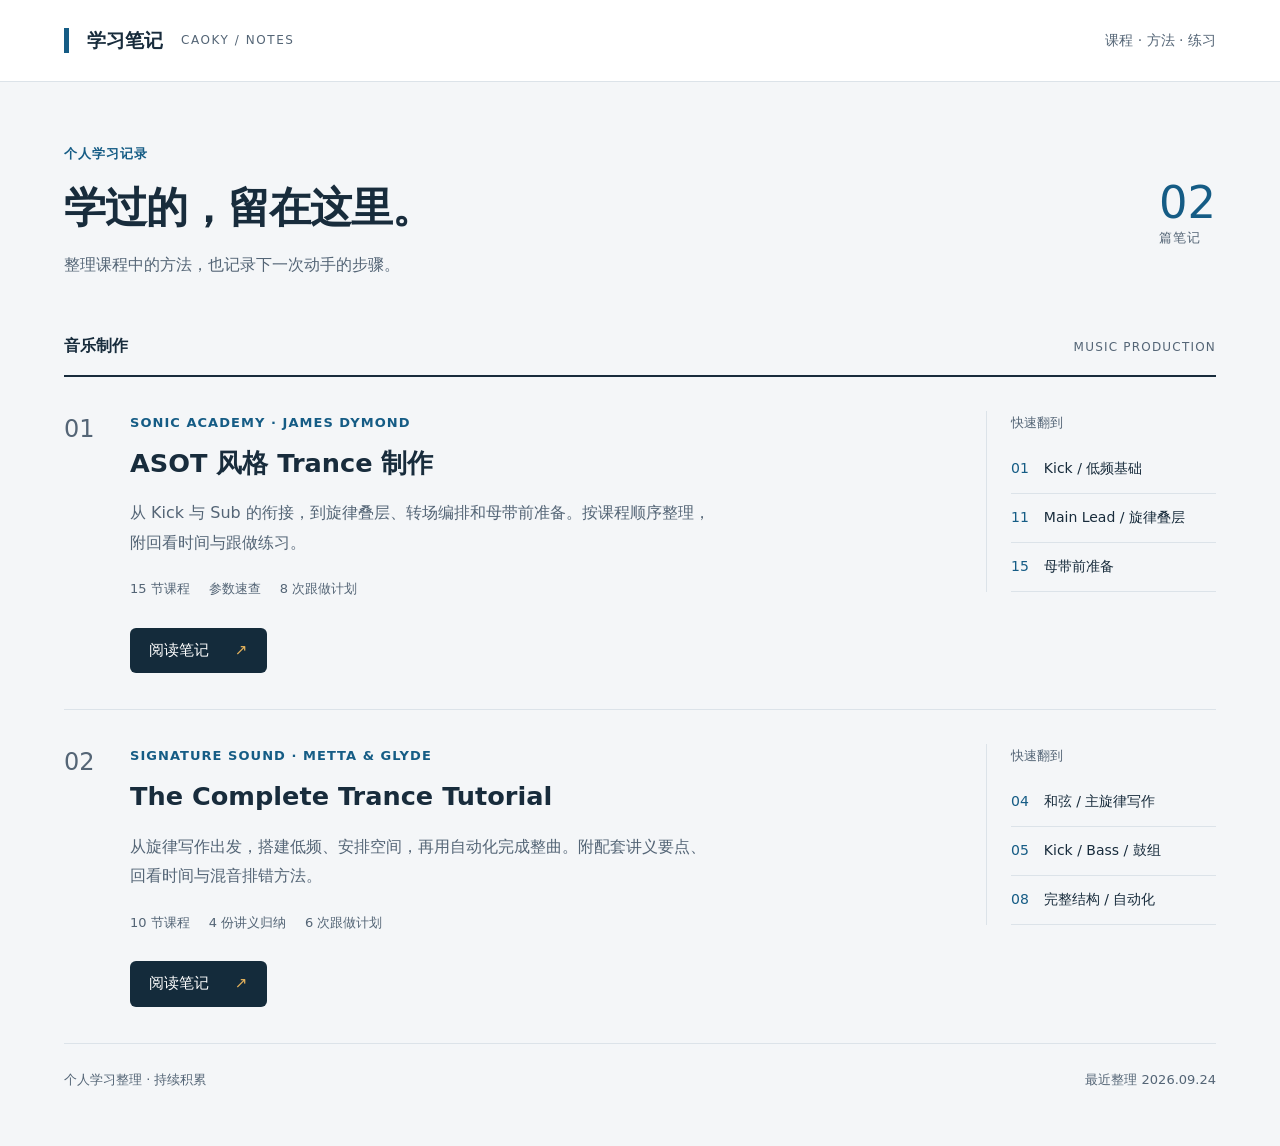
<file: index.html>
<!doctype html>
<html lang="zh-CN">
<head>
  <meta charset="utf-8">
  <meta name="viewport" content="width=device-width, initial-scale=1">
  <meta name="description" content="个人学习笔记：记录课程要点、制作方法与练习。">
  <meta name="theme-color" content="#142b3b">
  <title>学习笔记 · CAOKY</title>
  <link rel="icon" href="data:image/svg+xml,%3Csvg xmlns='http://www.w3.org/2000/svg' viewBox='0 0 32 32'%3E%3Crect width='32' height='32' rx='7' fill='%23142b3b'/%3E%3Cpath d='M9 8h14M9 16h10M9 24h14' stroke='%23e4b25c' stroke-width='3'/%3E%3C/svg%3E">
  <link rel="stylesheet" href="assets/site.css">
</head>
<body>
  <a class="skip-link" href="#main">跳到笔记列表</a>
  <header class="site-header"><a class="brand" href="./">学习笔记<span>CAOKY / NOTES</span></a><span class="header-label">课程 · 方法 · 练习</span></header>
  <main id="main" class="library" tabindex="-1">
    <div class="library-heading"><div><div class="eyebrow">个人学习记录</div><h1>学过的，留在这里。</h1><p>整理课程中的方法，也记录下一次动手的步骤。</p></div><span class="library-count">02 <span>篇笔记</span></span></div>
    <section class="note-collection" aria-labelledby="music-heading">
      <div class="collection-label"><h2 id="music-heading">音乐制作</h2><span>MUSIC PRODUCTION</span></div>
      <article class="note-entry">
        <div class="note-number" aria-hidden="true">01</div>
        <div class="note-details"><div class="eyebrow">SONIC ACADEMY · JAMES DYMOND</div><h3><a href="notes/asot-trance/">ASOT 风格 Trance 制作</a></h3><p>从 Kick 与 Sub 的衔接，到旋律叠层、转场编排和母带前准备。按课程顺序整理，附回看时间与跟做练习。</p><div class="note-meta"><span>15 节课程</span><span>参数速查</span><span>8 次跟做计划</span></div><a class="read-link" href="notes/asot-trance/">阅读笔记 <span aria-hidden="true">↗</span></a></div>
        <div class="quick-access"><span class="quick-label">快速翻到</span><a href="notes/asot-trance/#chapter-01">01 <span>Kick / 低频基础</span></a><a href="notes/asot-trance/#chapter-11">11 <span>Main Lead / 旋律叠层</span></a><a href="notes/asot-trance/#chapter-15">15 <span>母带前准备</span></a></div>
      </article>
      <article class="note-entry">
        <div class="note-number" aria-hidden="true">02</div>
        <div class="note-details"><div class="eyebrow">SIGNATURE SOUND · METTA &amp; GLYDE</div><h3><a href="notes/signature-trance/">The Complete Trance Tutorial</a></h3><p>从旋律写作出发，搭建低频、安排空间，再用自动化完成整曲。附配套讲义要点、回看时间与混音排错方法。</p><div class="note-meta"><span>10 节课程</span><span>4 份讲义归纳</span><span>6 次跟做计划</span></div><a class="read-link" href="notes/signature-trance/">阅读笔记 <span aria-hidden="true">↗</span></a></div>
        <div class="quick-access"><span class="quick-label">快速翻到</span><a href="notes/signature-trance/#chapter-04">04 <span>和弦 / 主旋律写作</span></a><a href="notes/signature-trance/#chapter-05">05 <span>Kick / Bass / 鼓组</span></a><a href="notes/signature-trance/#chapter-08">08 <span>完整结构 / 自动化</span></a></div>
      </article>
    </section>
    <footer class="library-footer"><span>个人学习整理 · 持续积累</span><span>最近整理 <time datetime="2026-09-24">2026.09.24</time></span></footer>
  </main>
</body>
</html>
</file>
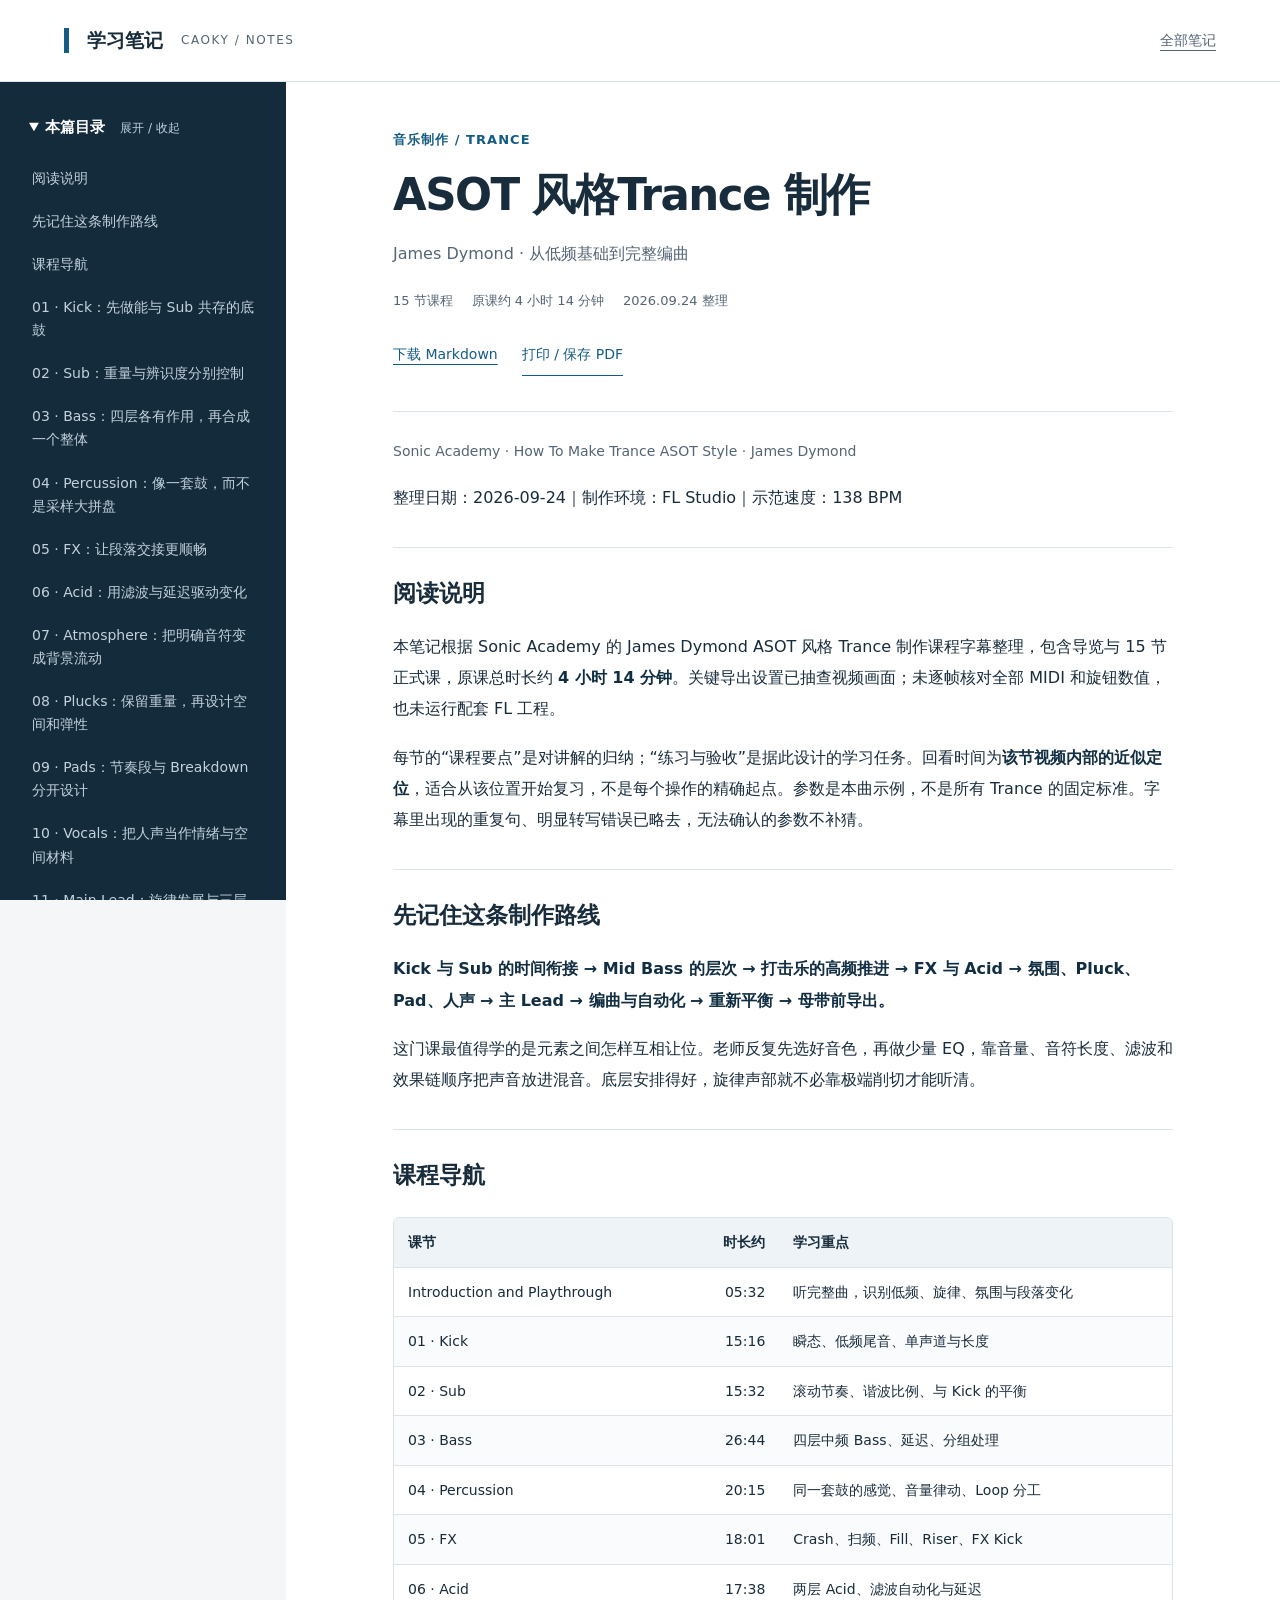
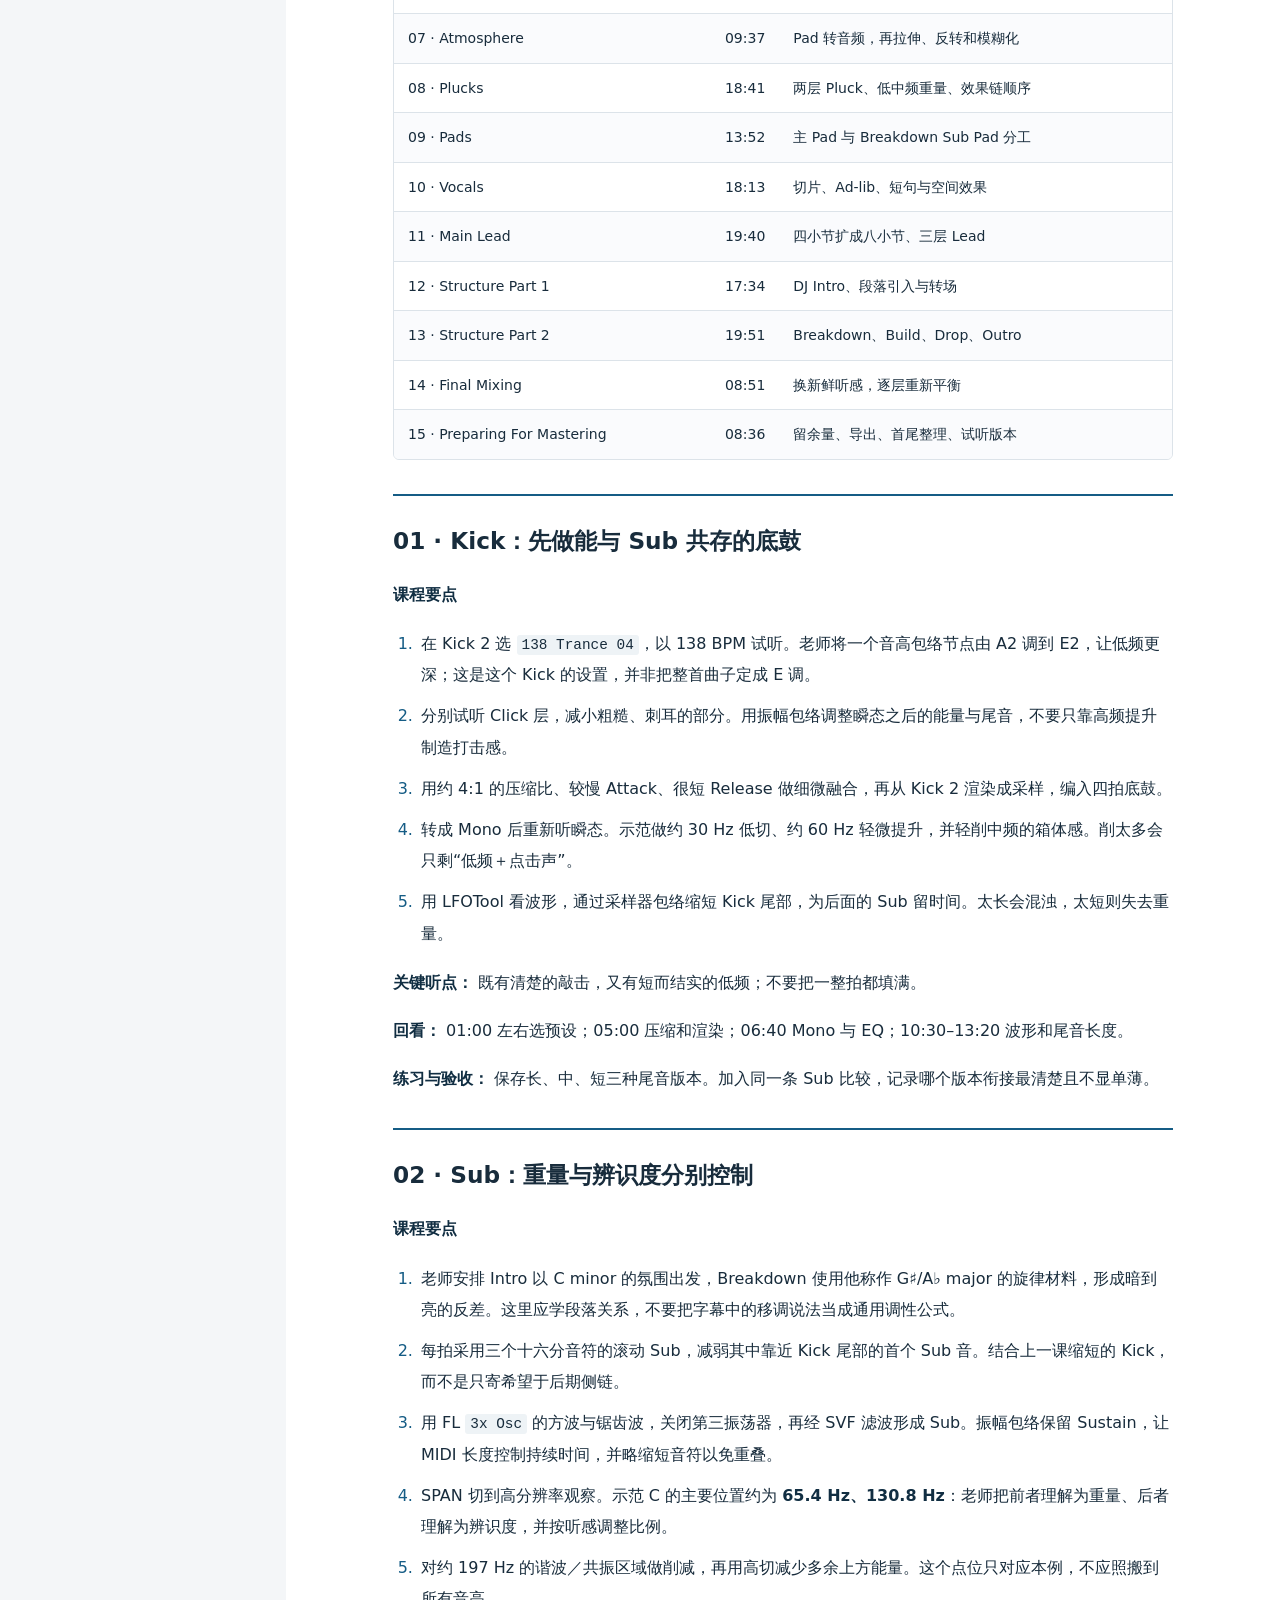
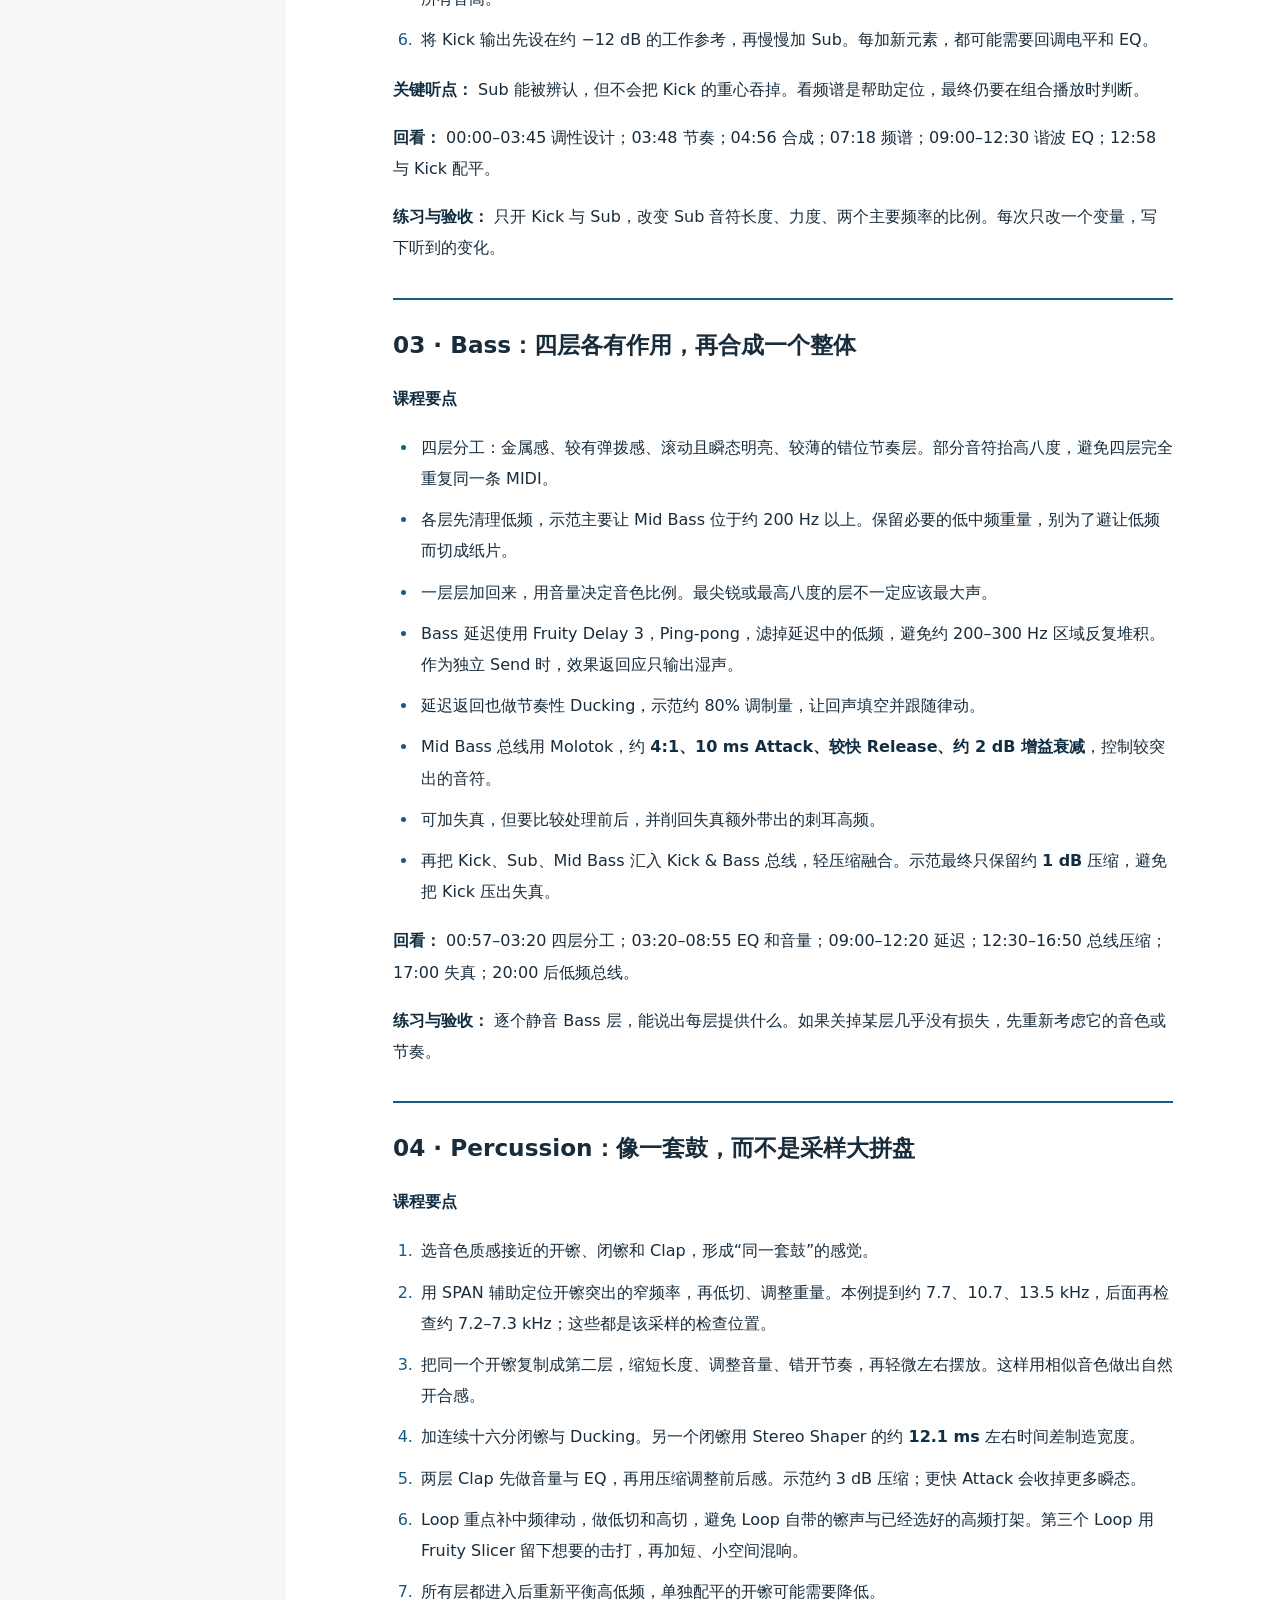
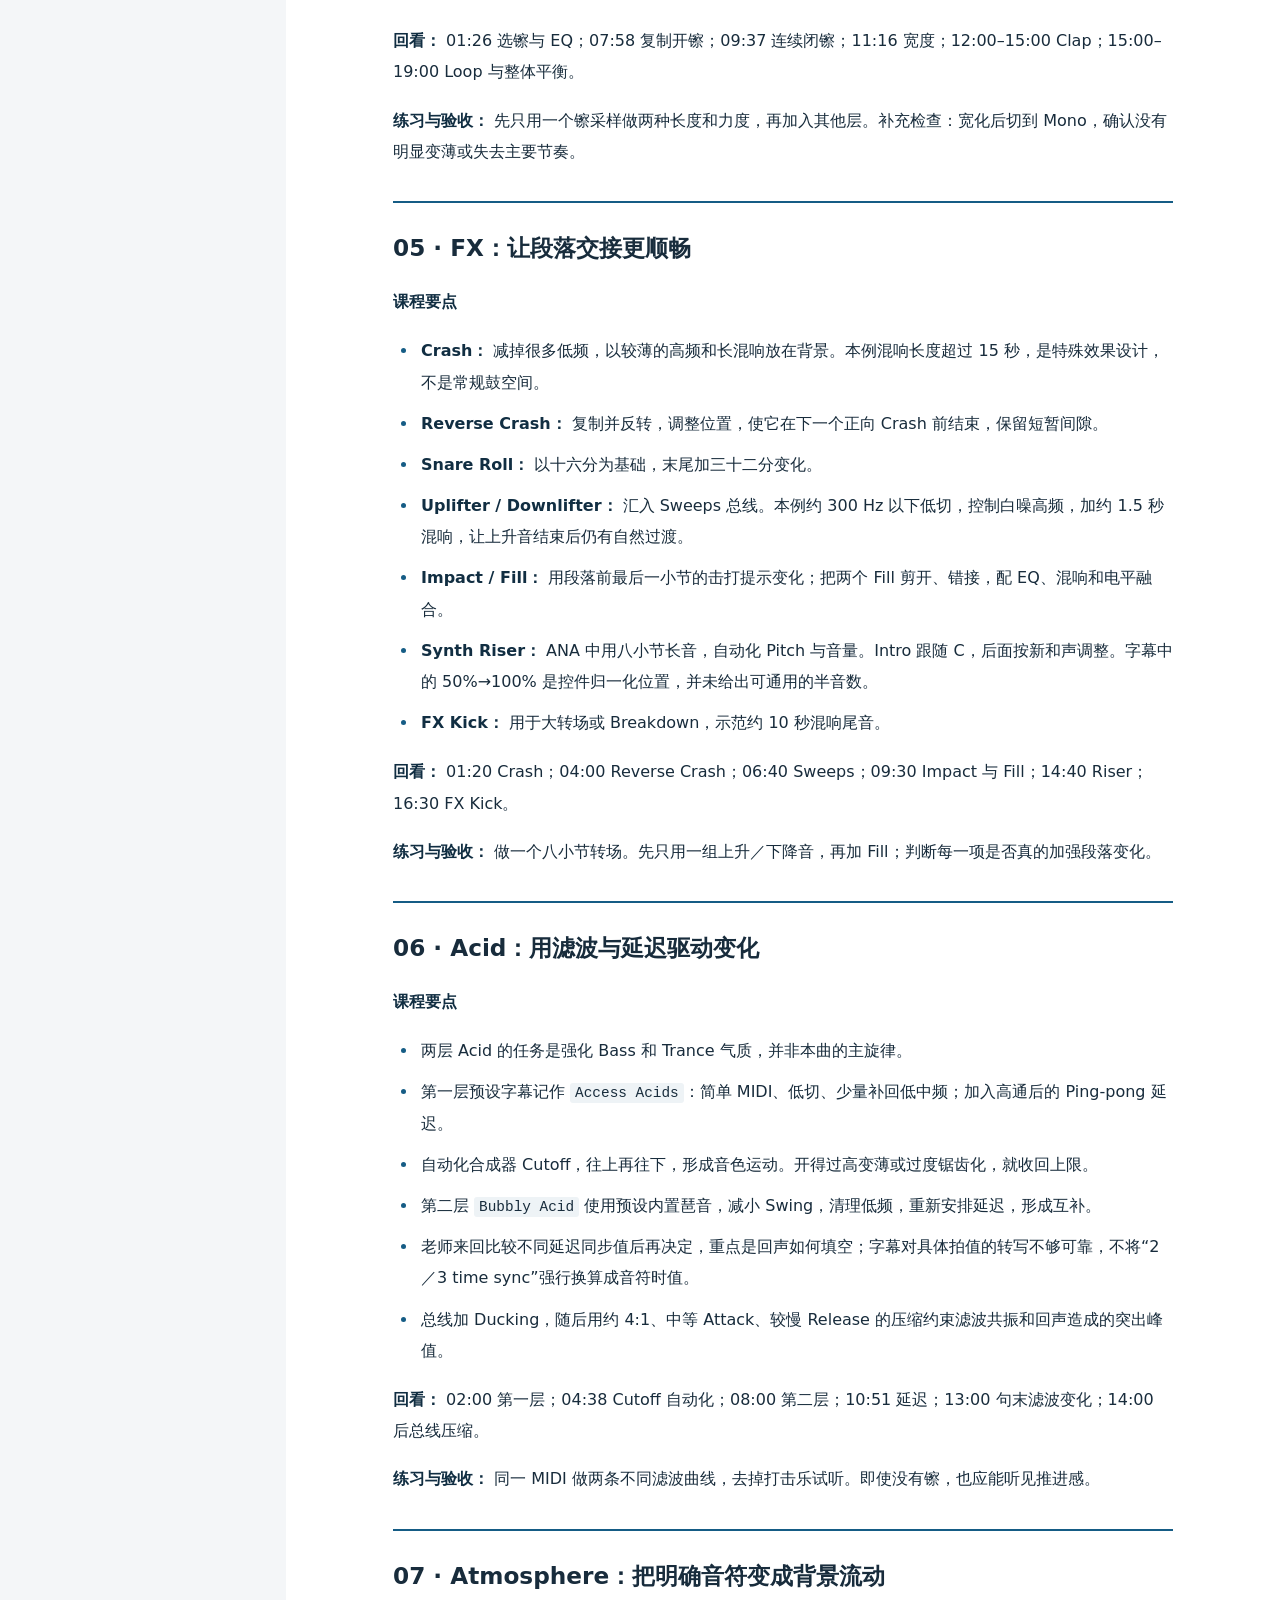
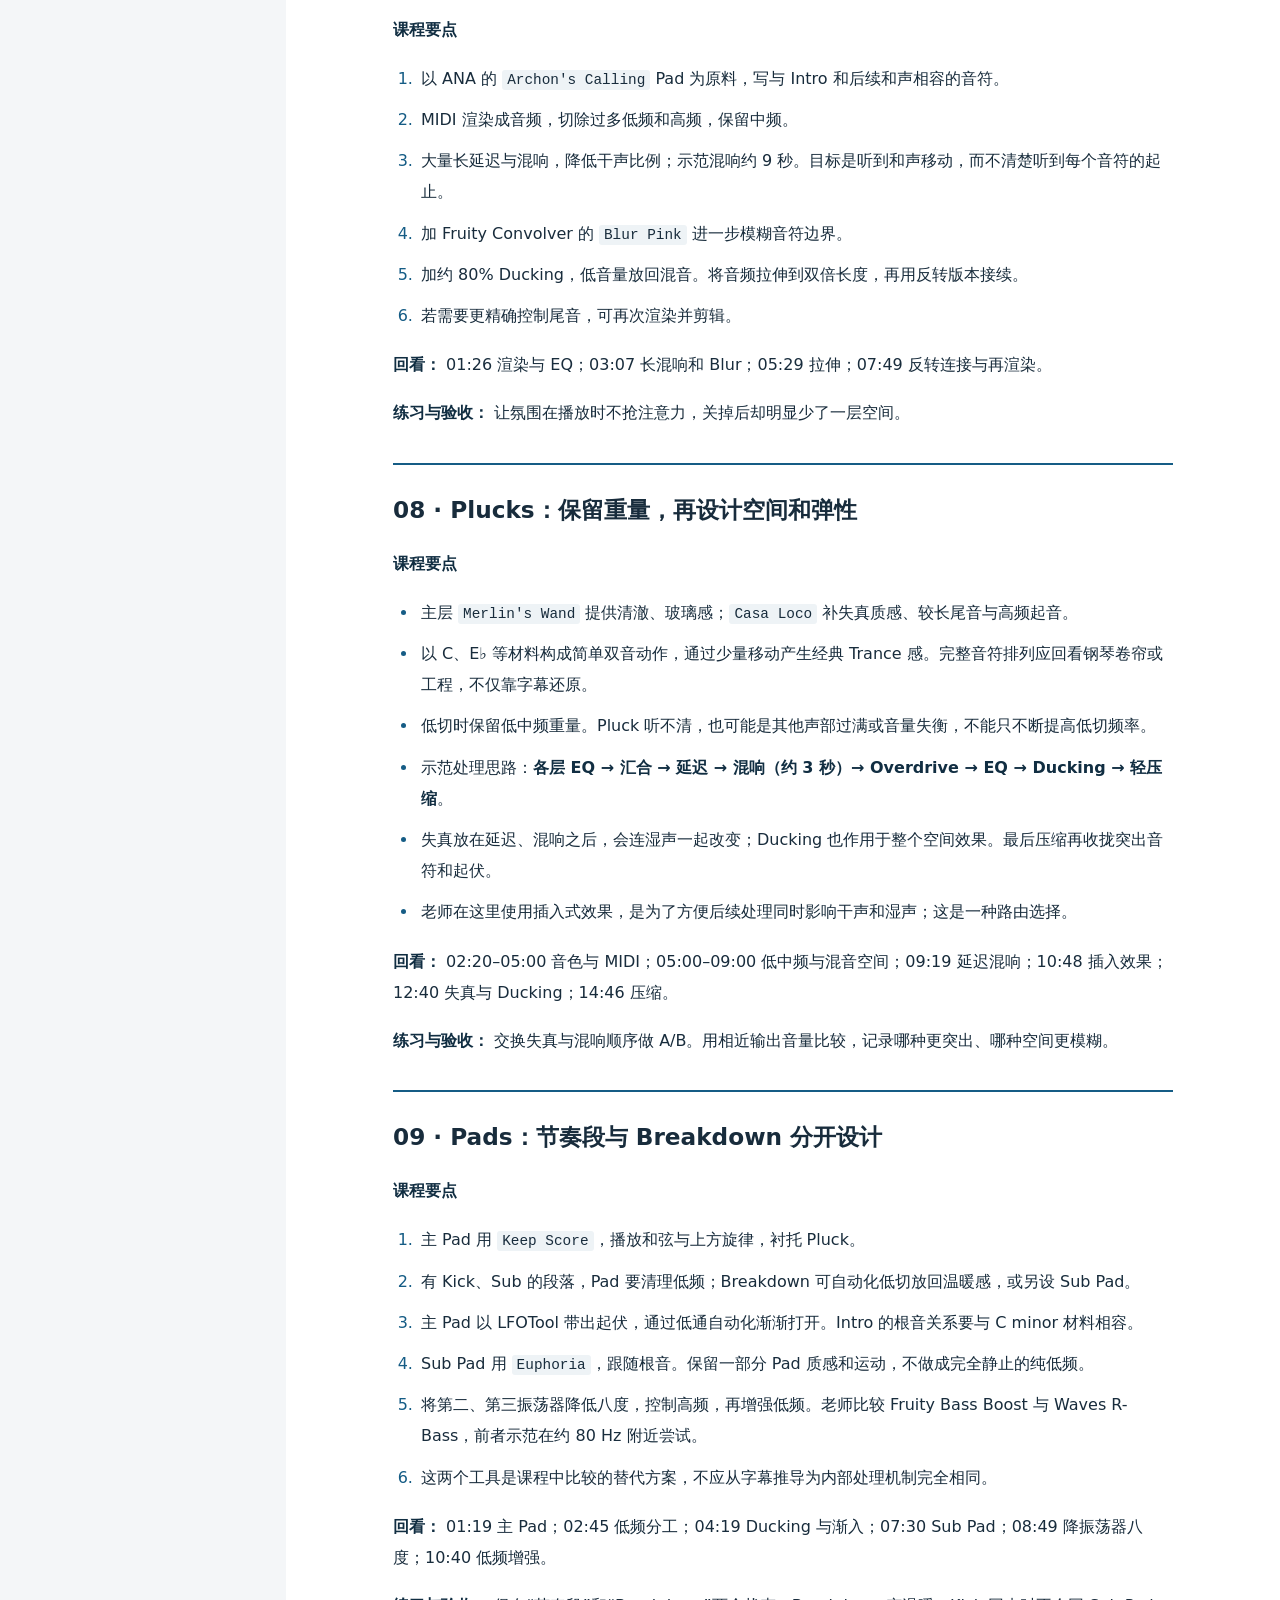
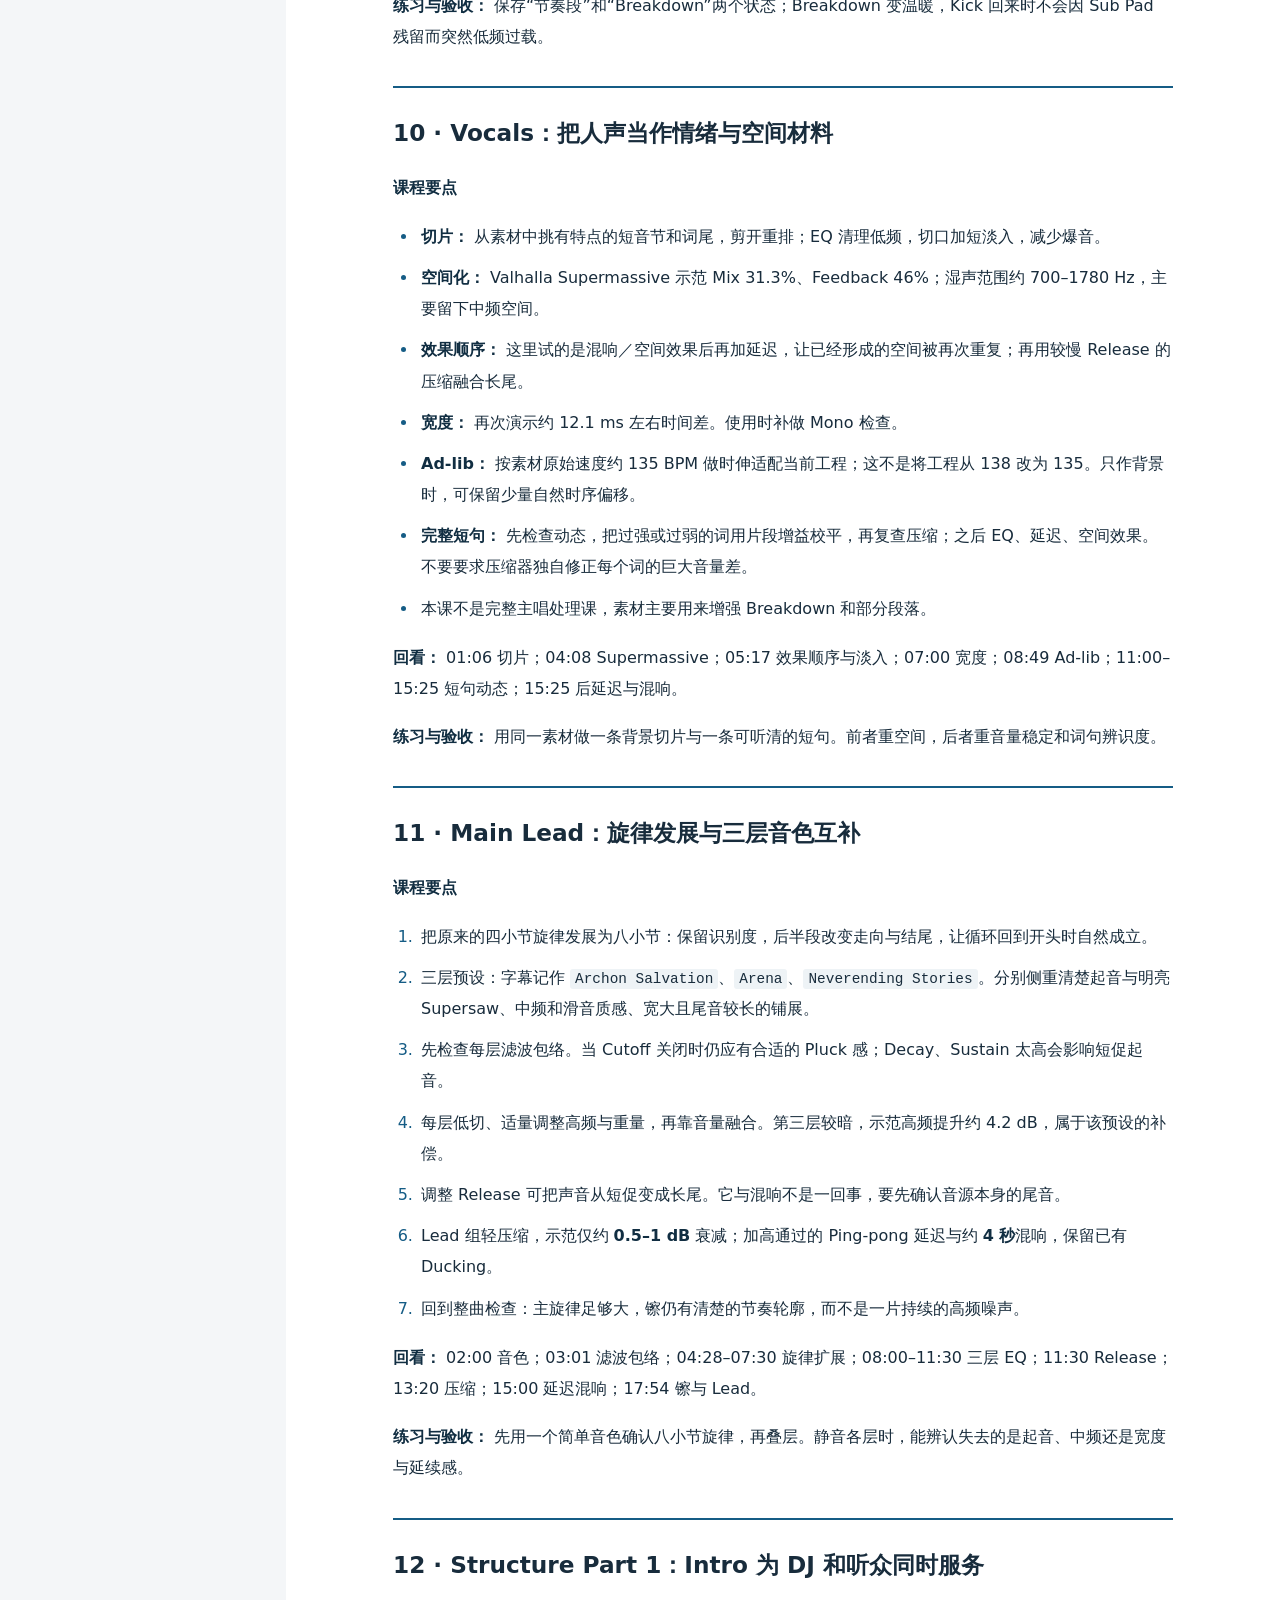
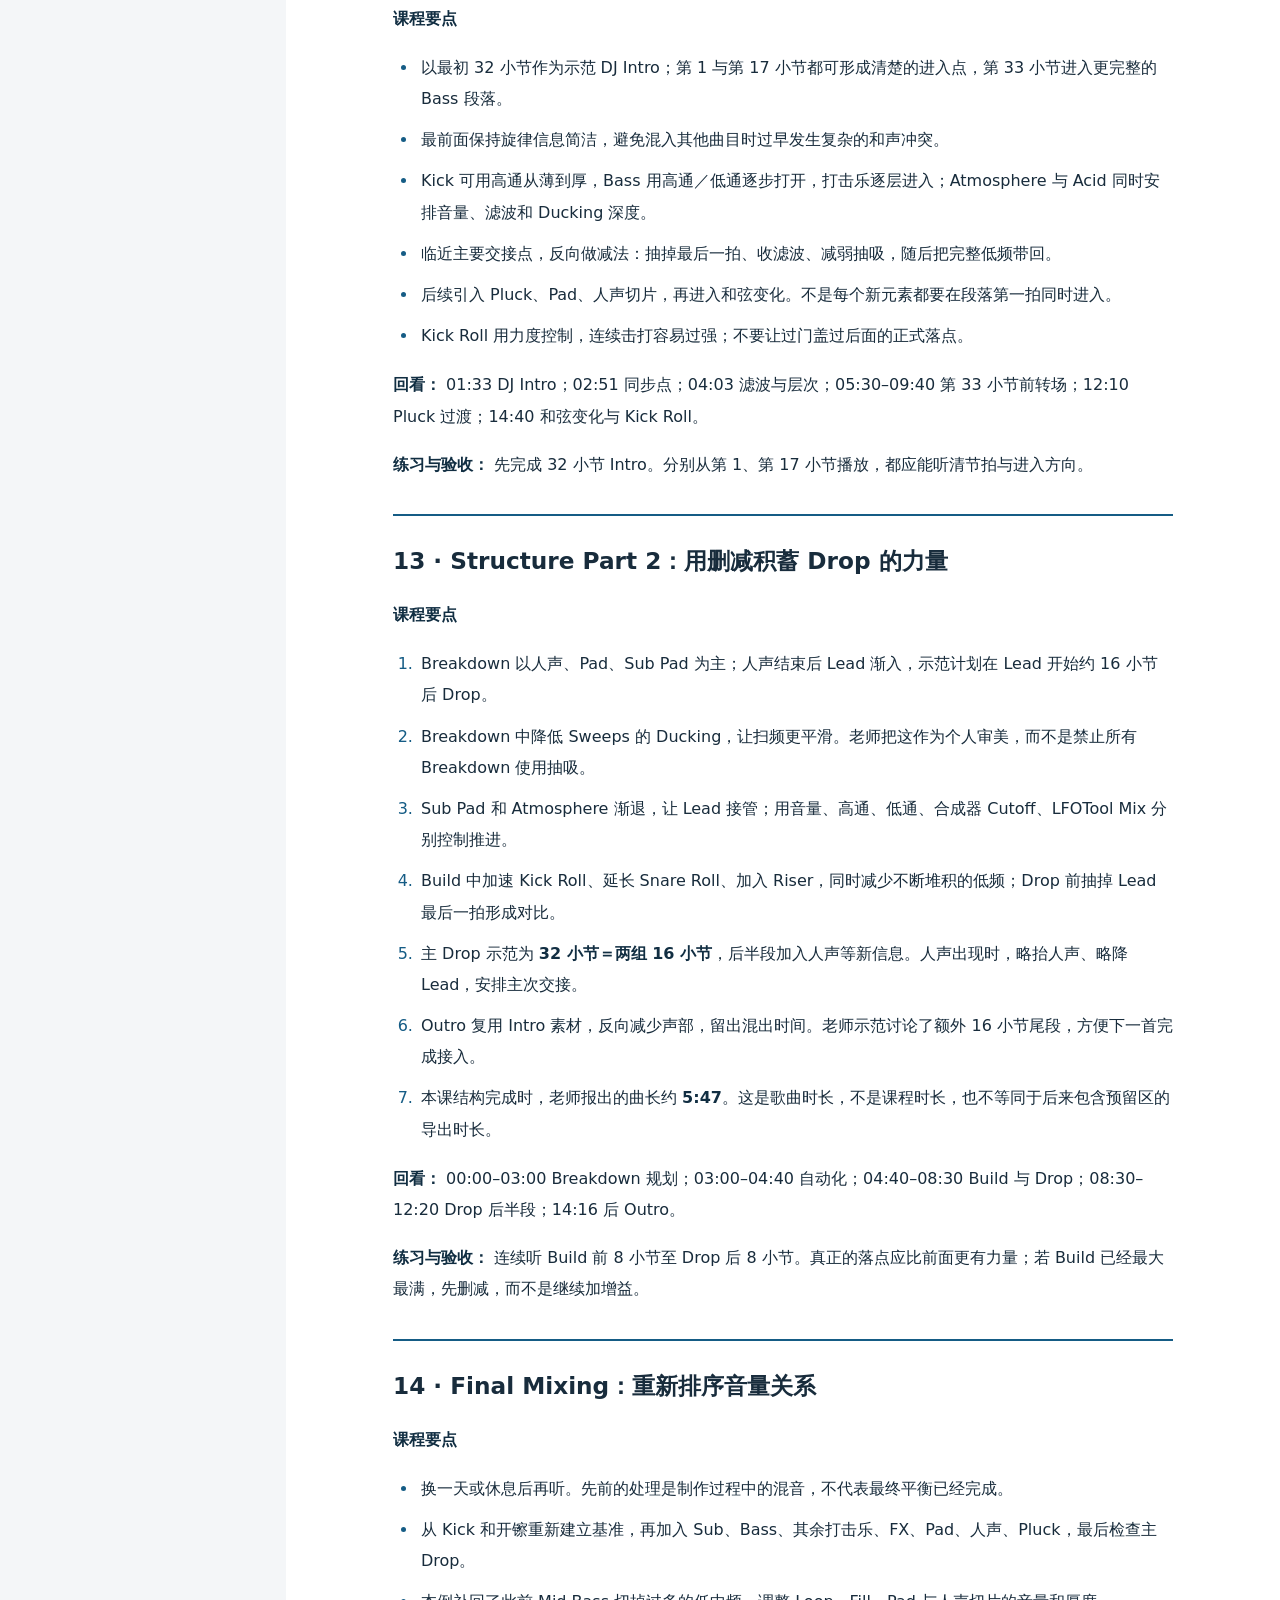
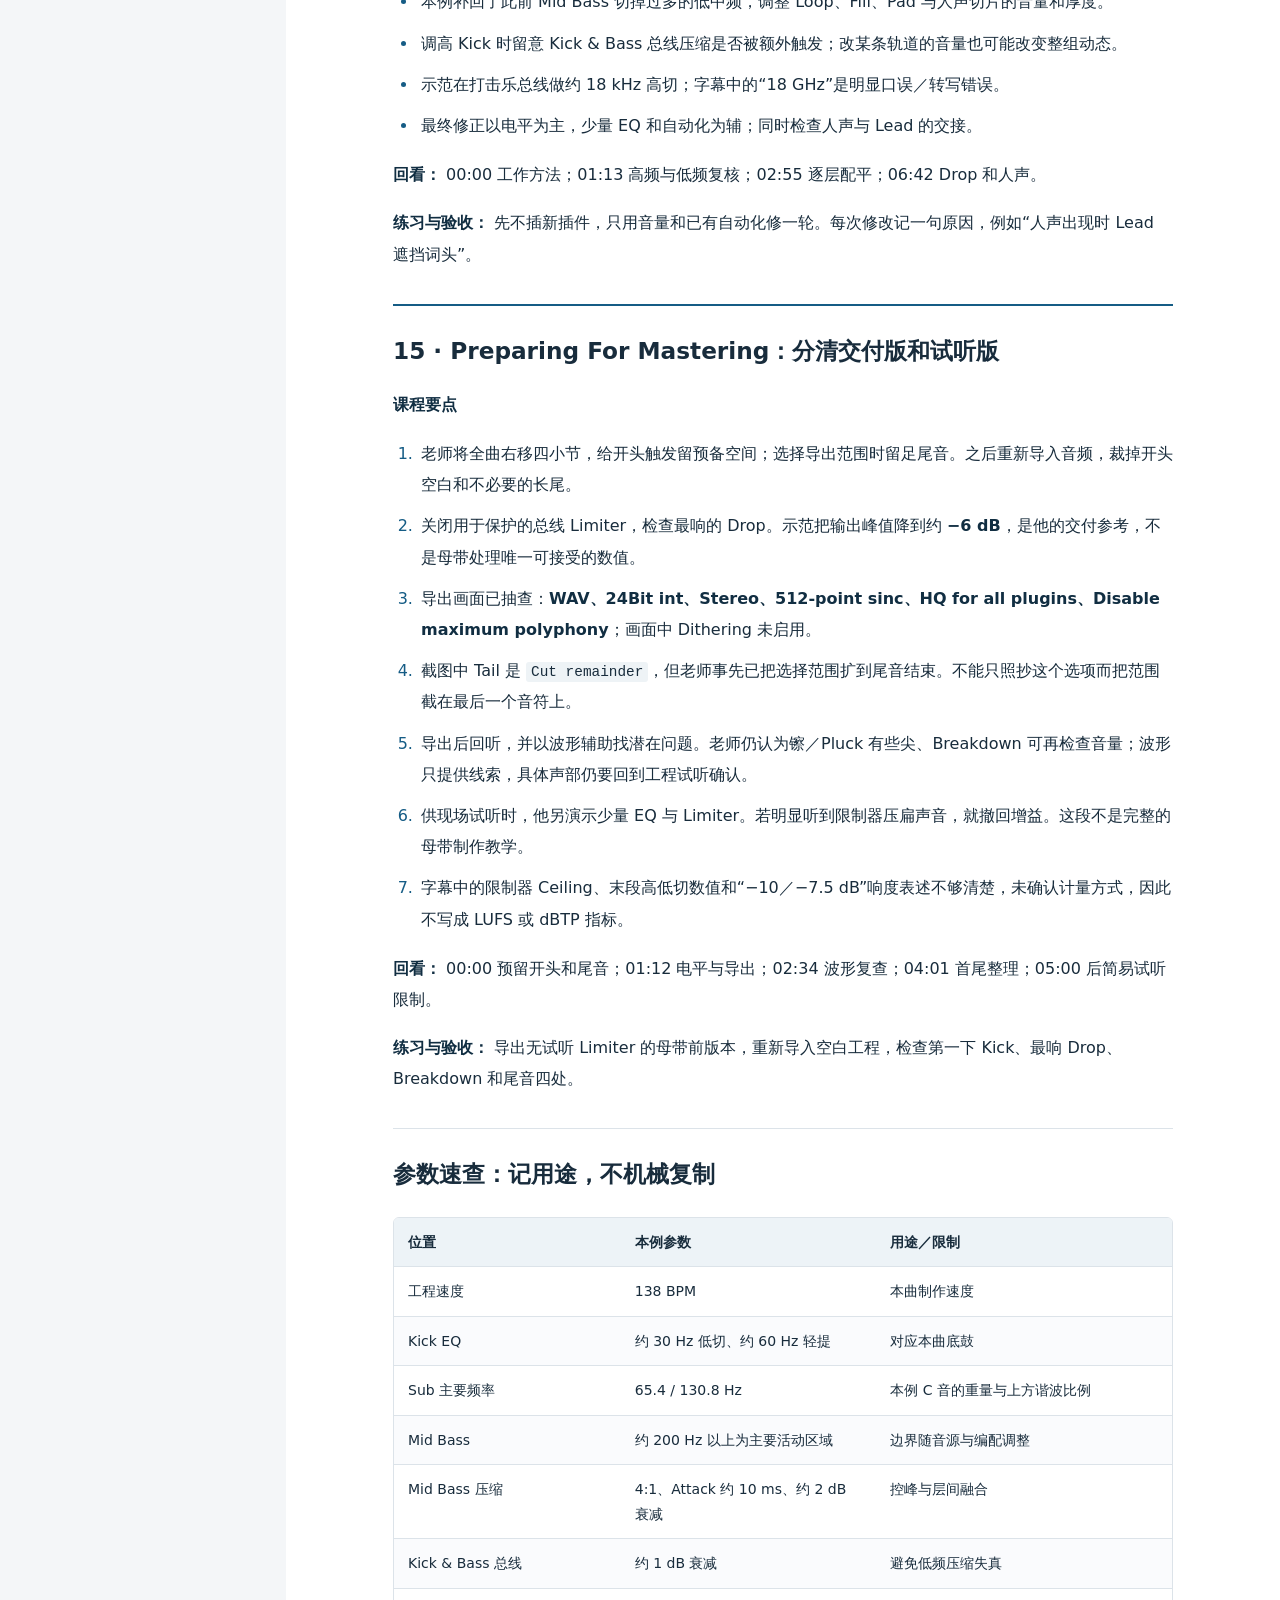
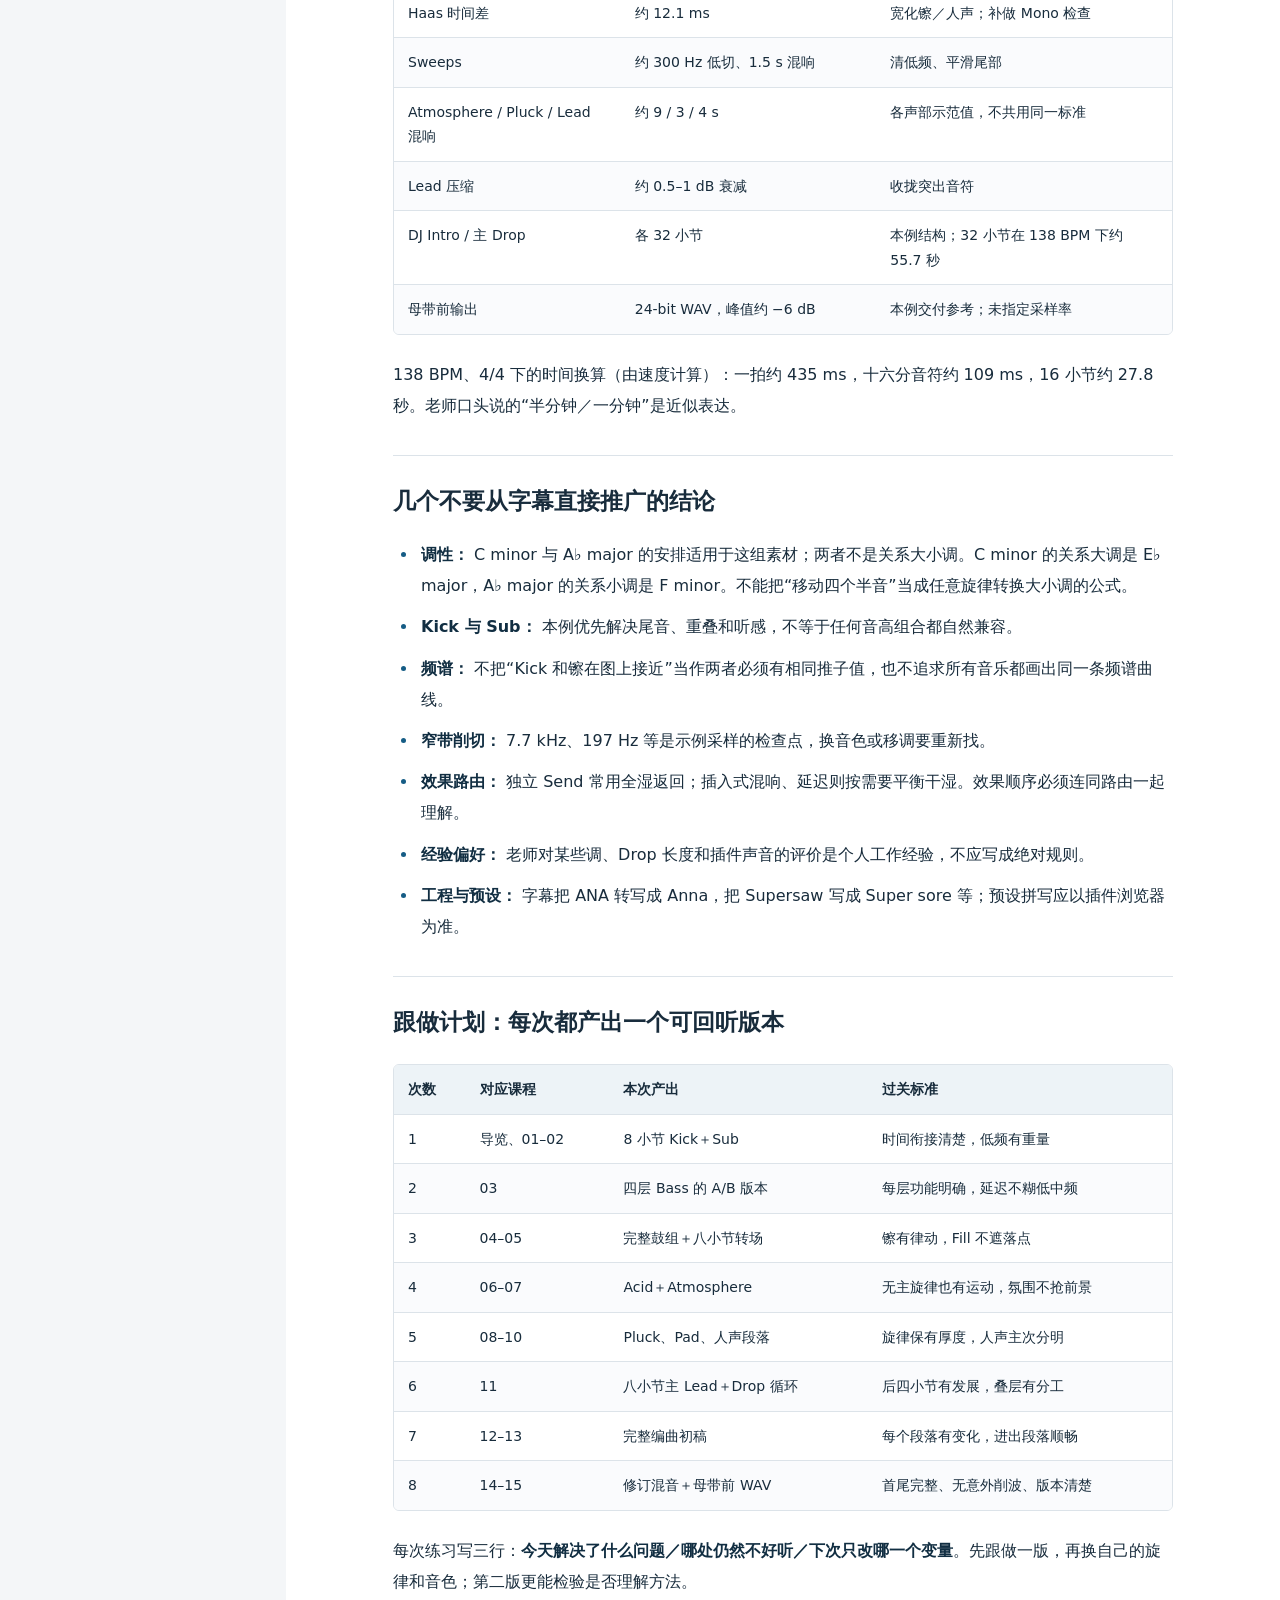
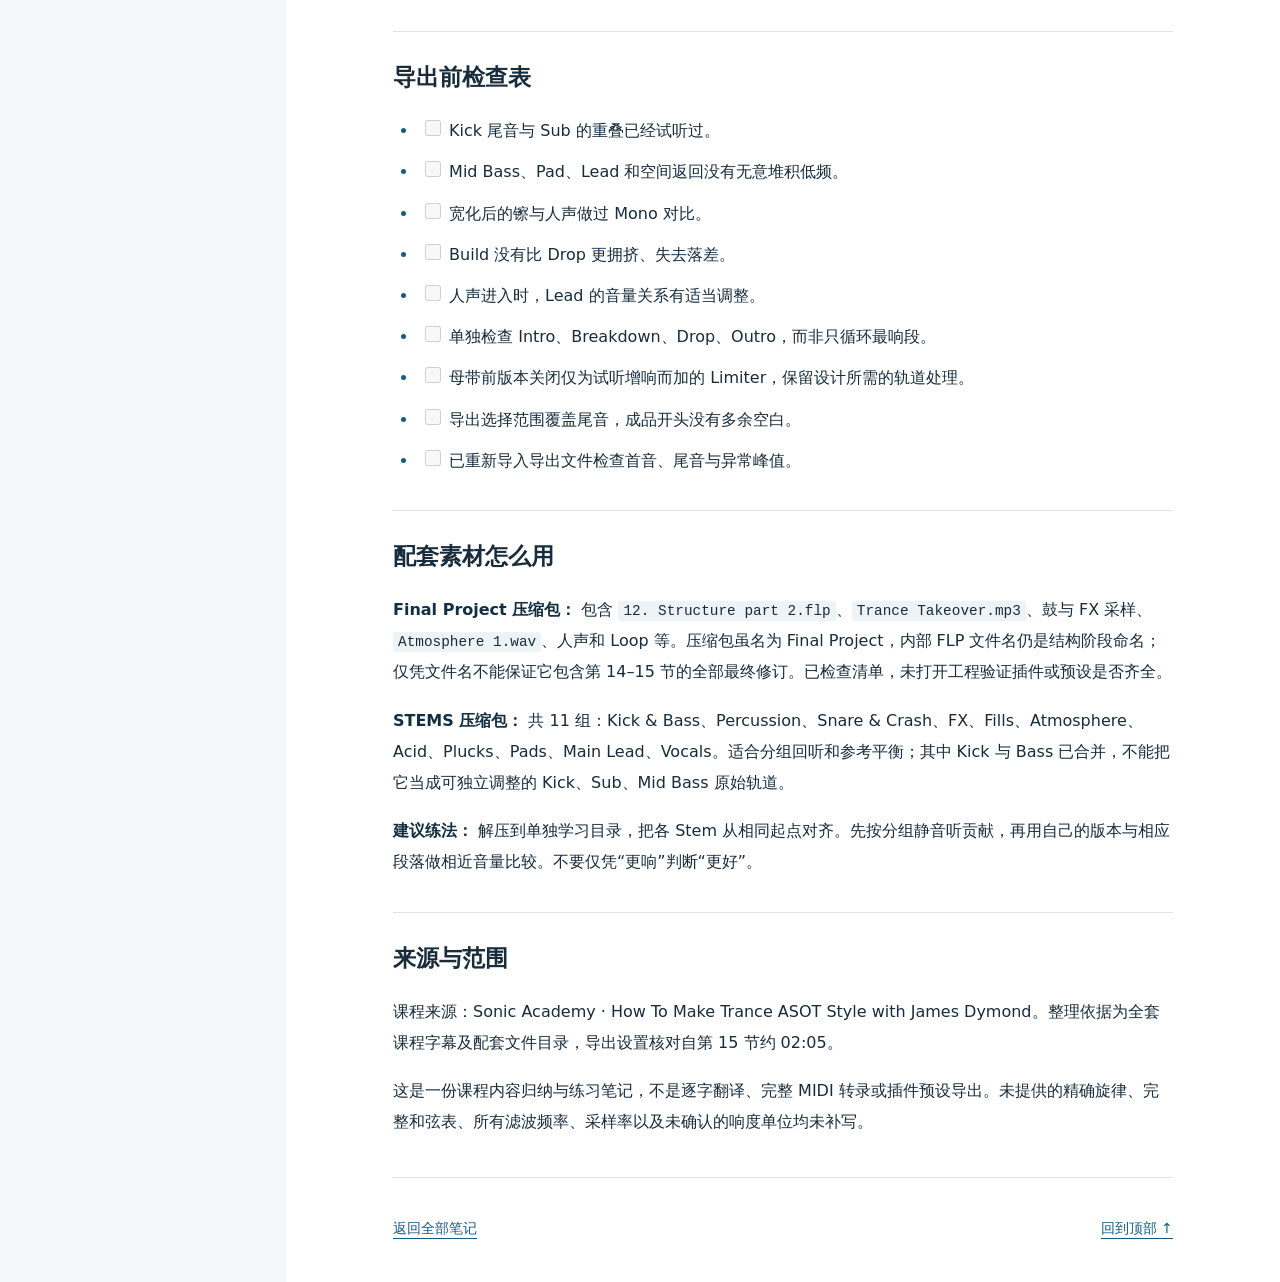
<file: notes/asot-trance/index.html>
<!doctype html>
<html lang="zh-CN">
<head>
  <meta charset="utf-8">
  <meta name="viewport" content="width=device-width, initial-scale=1">
  <meta name="description" content="James Dymond ASOT 风格 Trance 制作学习笔记：15 节课程重点、回看时间、参数速查和练习计划。">
  <meta name="theme-color" content="#142b3b">
  <title>ASOT 风格 Trance 制作 · 学习笔记</title>
  <link rel="icon" href="data:image/svg+xml,%3Csvg xmlns='http://www.w3.org/2000/svg' viewBox='0 0 32 32'%3E%3Crect width='32' height='32' rx='7' fill='%23142b3b'/%3E%3Cpath d='M9 8h14M9 16h10M9 24h14' stroke='%23e4b25c' stroke-width='3'/%3E%3C/svg%3E">
  <link rel="stylesheet" href="../../assets/site.css">
  <script src="../../assets/reader.js" defer></script>
</head>
<body class="reading-page">
  <a class="skip-link" href="#main">跳到笔记正文</a>
  <header class="site-header"><a class="brand" href="../../">学习笔记<span>CAOKY / NOTES</span></a><a class="back-link" href="../../">全部笔记</a></header>
  <div class="reader-layout">
    <aside class="reader-nav" aria-label="笔记导航">
      <details class="chapter-menu" open>
        <summary>本篇目录 <span class="menu-hint">展开 / 收起</span></summary>
        <nav aria-label="章节目录"><a href="#section-0">阅读说明</a>
<a href="#section-1">先记住这条制作路线</a>
<a href="#section-2">课程导航</a>
<a href="#chapter-01">01 &#183; Kick：先做能与 Sub 共存的底鼓</a>
<a href="#chapter-02">02 &#183; Sub：重量与辨识度分别控制</a>
<a href="#chapter-03">03 &#183; Bass：四层各有作用，再合成一个整体</a>
<a href="#chapter-04">04 &#183; Percussion：像一套鼓，而不是采样大拼盘</a>
<a href="#chapter-05">05 &#183; FX：让段落交接更顺畅</a>
<a href="#chapter-06">06 &#183; Acid：用滤波与延迟驱动变化</a>
<a href="#chapter-07">07 &#183; Atmosphere：把明确音符变成背景流动</a>
<a href="#chapter-08">08 &#183; Plucks：保留重量，再设计空间和弹性</a>
<a href="#chapter-09">09 &#183; Pads：节奏段与 Breakdown 分开设计</a>
<a href="#chapter-10">10 &#183; Vocals：把人声当作情绪与空间材料</a>
<a href="#chapter-11">11 &#183; Main Lead：旋律发展与三层音色互补</a>
<a href="#chapter-12">12 &#183; Structure Part 1：Intro 为 DJ 和听众同时服务</a>
<a href="#chapter-13">13 &#183; Structure Part 2：用删减积蓄 Drop 的力量</a>
<a href="#chapter-14">14 &#183; Final Mixing：重新排序音量关系</a>
<a href="#chapter-15">15 &#183; Preparing For Mastering：分清交付版和试听版</a>
<a href="#section-18">参数速查：记用途，不机械复制</a>
<a href="#section-19">几个不要从字幕直接推广的结论</a>
<a href="#section-20">跟做计划：每次都产出一个可回听版本</a>
<a href="#section-21">导出前检查表</a>
<a href="#section-22">配套素材怎么用</a>
<a href="#section-23">来源与范围</a></nav>
      </details>
    </aside>
    <main id="main" class="reading-main" tabindex="-1">
      <div class="article-heading"><div class="eyebrow">音乐制作 / TRANCE</div><h1>ASOT 风格<br class="title-break">Trance 制作</h1><p class="article-deck">James Dymond · 从低频基础到完整编曲</p><div class="article-meta"><span>15 节课程</span><span>原课约 4 小时 14 分钟</span><time datetime="2026-09-24">2026.09.24 整理</time></div><div class="article-actions"><a href="../../content/asot-trance.md" download>下载 Markdown</a><button type="button" id="print-note" hidden>打印 / 保存 PDF</button></div></div>
      <article class="prose">
<p>Sonic Academy · How To Make Trance ASOT Style · James Dymond</p>
<p>整理日期：2026-09-24｜制作环境：FL Studio｜示范速度：138 BPM</p>
<h2 id="section-0" tabindex="-1">阅读说明</h2>
<p>本笔记根据 Sonic Academy 的 James Dymond ASOT 风格 Trance 制作课程字幕整理，包含导览与 15 节正式课，原课总时长约 <strong>4 小时 14 分钟</strong>。关键导出设置已抽查视频画面；未逐帧核对全部 MIDI 和旋钮数值，也未运行配套 FL 工程。</p>
<p>每节的“课程要点”是对讲解的归纳；“练习与验收”是据此设计的学习任务。回看时间为<strong>该节视频内部的近似定位</strong>，适合从该位置开始复习，不是每个操作的精确起点。参数是本曲示例，不是所有 Trance 的固定标准。字幕里出现的重复句、明显转写错误已略去，无法确认的参数不补猜。</p>
<h2 id="section-1" tabindex="-1">先记住这条制作路线</h2>
<p><strong>Kick 与 Sub 的时间衔接 → Mid Bass 的层次 → 打击乐的高频推进 → FX 与 Acid → 氛围、Pluck、Pad、人声 → 主 Lead → 编曲与自动化 → 重新平衡 → 母带前导出。</strong></p>
<p>这门课最值得学的是元素之间怎样互相让位。老师反复先选好音色，再做少量 EQ，靠音量、音符长度、滤波和效果链顺序把声音放进混音。底层安排得好，旋律声部就不必靠极端削切才能听清。</p>
<h2 id="section-2" tabindex="-1">课程导航</h2>
<div class="table-scroll" role="region" aria-label="可横向滚动的数据表" tabindex="0"><table>
<thead>
<tr>
<th>课节</th>
<th style="text-align: right;">时长约</th>
<th>学习重点</th>
</tr>
</thead>
<tbody>
<tr>
<td>Introduction and Playthrough</td>
<td style="text-align: right;">05:32</td>
<td>听完整曲，识别低频、旋律、氛围与段落变化</td>
</tr>
<tr>
<td>01 · Kick</td>
<td style="text-align: right;">15:16</td>
<td>瞬态、低频尾音、单声道与长度</td>
</tr>
<tr>
<td>02 · Sub</td>
<td style="text-align: right;">15:32</td>
<td>滚动节奏、谐波比例、与 Kick 的平衡</td>
</tr>
<tr>
<td>03 · Bass</td>
<td style="text-align: right;">26:44</td>
<td>四层中频 Bass、延迟、分组处理</td>
</tr>
<tr>
<td>04 · Percussion</td>
<td style="text-align: right;">20:15</td>
<td>同一套鼓的感觉、音量律动、Loop 分工</td>
</tr>
<tr>
<td>05 · FX</td>
<td style="text-align: right;">18:01</td>
<td>Crash、扫频、Fill、Riser、FX Kick</td>
</tr>
<tr>
<td>06 · Acid</td>
<td style="text-align: right;">17:38</td>
<td>两层 Acid、滤波自动化与延迟</td>
</tr>
<tr>
<td>07 · Atmosphere</td>
<td style="text-align: right;">09:37</td>
<td>Pad 转音频，再拉伸、反转和模糊化</td>
</tr>
<tr>
<td>08 · Plucks</td>
<td style="text-align: right;">18:41</td>
<td>两层 Pluck、低中频重量、效果链顺序</td>
</tr>
<tr>
<td>09 · Pads</td>
<td style="text-align: right;">13:52</td>
<td>主 Pad 与 Breakdown Sub Pad 分工</td>
</tr>
<tr>
<td>10 · Vocals</td>
<td style="text-align: right;">18:13</td>
<td>切片、Ad-lib、短句与空间效果</td>
</tr>
<tr>
<td>11 · Main Lead</td>
<td style="text-align: right;">19:40</td>
<td>四小节扩成八小节、三层 Lead</td>
</tr>
<tr>
<td>12 · Structure Part 1</td>
<td style="text-align: right;">17:34</td>
<td>DJ Intro、段落引入与转场</td>
</tr>
<tr>
<td>13 · Structure Part 2</td>
<td style="text-align: right;">19:51</td>
<td>Breakdown、Build、Drop、Outro</td>
</tr>
<tr>
<td>14 · Final Mixing</td>
<td style="text-align: right;">08:51</td>
<td>换新鲜听感，逐层重新平衡</td>
</tr>
<tr>
<td>15 · Preparing For Mastering</td>
<td style="text-align: right;">08:36</td>
<td>留余量、导出、首尾整理、试听版本</td>
</tr>
</tbody>
</table></div>
<h2 id="chapter-01" tabindex="-1">01 · Kick：先做能与 Sub 共存的底鼓</h2>
<p><strong>课程要点</strong></p>
<ol>
<li>在 Kick 2 选 <code>138 Trance 04</code>，以 138 BPM 试听。老师将一个音高包络节点由 A2 调到 E2，让低频更深；这是这个 Kick 的设置，并非把整首曲子定成 E 调。</li>
<li>分别试听 Click 层，减小粗糙、刺耳的部分。用振幅包络调整瞬态之后的能量与尾音，不要只靠高频提升制造打击感。</li>
<li>用约 4:1 的压缩比、较慢 Attack、很短 Release 做细微融合，再从 Kick 2 渲染成采样，编入四拍底鼓。</li>
<li>转成 Mono 后重新听瞬态。示范做约 30 Hz 低切、约 60 Hz 轻微提升，并轻削中频的箱体感。削太多会只剩“低频＋点击声”。</li>
<li>用 LFOTool 看波形，通过采样器包络缩短 Kick 尾部，为后面的 Sub 留时间。太长会混浊，太短则失去重量。</li>
</ol>
<p><strong>关键听点：</strong> 既有清楚的敲击，又有短而结实的低频；不要把一整拍都填满。</p>
<p><strong>回看：</strong> 01:00 左右选预设；05:00 压缩和渲染；06:40 Mono 与 EQ；10:30–13:20 波形和尾音长度。</p>
<p><strong>练习与验收：</strong> 保存长、中、短三种尾音版本。加入同一条 Sub 比较，记录哪个版本衔接最清楚且不显单薄。</p>
<h2 id="chapter-02" tabindex="-1">02 · Sub：重量与辨识度分别控制</h2>
<p><strong>课程要点</strong></p>
<ol>
<li>老师安排 Intro 以 C minor 的氛围出发，Breakdown 使用他称作 G♯/A♭ major 的旋律材料，形成暗到亮的反差。这里应学段落关系，不要把字幕中的移调说法当成通用调性公式。</li>
<li>每拍采用三个十六分音符的滚动 Sub，减弱其中靠近 Kick 尾部的首个 Sub 音。结合上一课缩短的 Kick，而不是只寄希望于后期侧链。</li>
<li>用 FL <code>3x Osc</code> 的方波与锯齿波，关闭第三振荡器，再经 SVF 滤波形成 Sub。振幅包络保留 Sustain，让 MIDI 长度控制持续时间，并略缩短音符以免重叠。</li>
<li>SPAN 切到高分辨率观察。示范 C 的主要位置约为 <strong>65.4 Hz、130.8 Hz</strong>：老师把前者理解为重量、后者理解为辨识度，并按听感调整比例。</li>
<li>对约 197 Hz 的谐波／共振区域做削减，再用高切减少多余上方能量。这个点位只对应本例，不应照搬到所有音高。</li>
<li>将 Kick 输出先设在约 −12 dB 的工作参考，再慢慢加 Sub。每加新元素，都可能需要回调电平和 EQ。</li>
</ol>
<p><strong>关键听点：</strong> Sub 能被辨认，但不会把 Kick 的重心吞掉。看频谱是帮助定位，最终仍要在组合播放时判断。</p>
<p><strong>回看：</strong> 00:00–03:45 调性设计；03:48 节奏；04:56 合成；07:18 频谱；09:00–12:30 谐波 EQ；12:58 与 Kick 配平。</p>
<p><strong>练习与验收：</strong> 只开 Kick 与 Sub，改变 Sub 音符长度、力度、两个主要频率的比例。每次只改一个变量，写下听到的变化。</p>
<h2 id="chapter-03" tabindex="-1">03 · Bass：四层各有作用，再合成一个整体</h2>
<p><strong>课程要点</strong></p>
<ul>
<li>四层分工：金属感、较有弹拨感、滚动且瞬态明亮、较薄的错位节奏层。部分音符抬高八度，避免四层完全重复同一条 MIDI。</li>
<li>各层先清理低频，示范主要让 Mid Bass 位于约 200 Hz 以上。保留必要的低中频重量，别为了避让低频而切成纸片。</li>
<li>一层层加回来，用音量决定音色比例。最尖锐或最高八度的层不一定应该最大声。</li>
<li>Bass 延迟使用 Fruity Delay 3，Ping-pong，滤掉延迟中的低频，避免约 200–300 Hz 区域反复堆积。作为独立 Send 时，效果返回应只输出湿声。</li>
<li>延迟返回也做节奏性 Ducking，示范约 80% 调制量，让回声填空并跟随律动。</li>
<li>Mid Bass 总线用 Molotok，约 <strong>4:1、10 ms Attack、较快 Release、约 2 dB 增益衰减</strong>，控制较突出的音符。</li>
<li>可加失真，但要比较处理前后，并削回失真额外带出的刺耳高频。</li>
<li>再把 Kick、Sub、Mid Bass 汇入 Kick &amp; Bass 总线，轻压缩融合。示范最终只保留约 <strong>1 dB</strong> 压缩，避免把 Kick 压出失真。</li>
</ul>
<p><strong>回看：</strong> 00:57–03:20 四层分工；03:20–08:55 EQ 和音量；09:00–12:20 延迟；12:30–16:50 总线压缩；17:00 失真；20:00 后低频总线。</p>
<p><strong>练习与验收：</strong> 逐个静音 Bass 层，能说出每层提供什么。如果关掉某层几乎没有损失，先重新考虑它的音色或节奏。</p>
<h2 id="chapter-04" tabindex="-1">04 · Percussion：像一套鼓，而不是采样大拼盘</h2>
<p><strong>课程要点</strong></p>
<ol>
<li>选音色质感接近的开镲、闭镲和 Clap，形成“同一套鼓”的感觉。</li>
<li>用 SPAN 辅助定位开镲突出的窄频率，再低切、调整重量。本例提到约 7.7、10.7、13.5 kHz，后面再检查约 7.2–7.3 kHz；这些都是该采样的检查位置。</li>
<li>把同一个开镲复制成第二层，缩短长度、调整音量、错开节奏，再轻微左右摆放。这样用相似音色做出自然开合感。</li>
<li>加连续十六分闭镲与 Ducking。另一个闭镲用 Stereo Shaper 的约 <strong>12.1 ms</strong> 左右时间差制造宽度。</li>
<li>两层 Clap 先做音量与 EQ，再用压缩调整前后感。示范约 3 dB 压缩；更快 Attack 会收掉更多瞬态。</li>
<li>Loop 重点补中频律动，做低切和高切，避免 Loop 自带的镲声与已经选好的高频打架。第三个 Loop 用 Fruity Slicer 留下想要的击打，再加短、小空间混响。</li>
<li>所有层都进入后重新平衡高低频，单独配平的开镲可能需要降低。</li>
</ol>
<p><strong>回看：</strong> 01:26 选镲与 EQ；07:58 复制开镲；09:37 连续闭镲；11:16 宽度；12:00–15:00 Clap；15:00–19:00 Loop 与整体平衡。</p>
<p><strong>练习与验收：</strong> 先只用一个镲采样做两种长度和力度，再加入其他层。补充检查：宽化后切到 Mono，确认没有明显变薄或失去主要节奏。</p>
<h2 id="chapter-05" tabindex="-1">05 · FX：让段落交接更顺畅</h2>
<p><strong>课程要点</strong></p>
<ul>
<li><strong>Crash：</strong> 减掉很多低频，以较薄的高频和长混响放在背景。本例混响长度超过 15 秒，是特殊效果设计，不是常规鼓空间。</li>
<li><strong>Reverse Crash：</strong> 复制并反转，调整位置，使它在下一个正向 Crash 前结束，保留短暂间隙。</li>
<li><strong>Snare Roll：</strong> 以十六分为基础，末尾加三十二分变化。</li>
<li><strong>Uplifter / Downlifter：</strong> 汇入 Sweeps 总线。本例约 300 Hz 以下低切，控制白噪高频，加约 1.5 秒混响，让上升音结束后仍有自然过渡。</li>
<li><strong>Impact / Fill：</strong> 用段落前最后一小节的击打提示变化；把两个 Fill 剪开、错接，配 EQ、混响和电平融合。</li>
<li><strong>Synth Riser：</strong> ANA 中用八小节长音，自动化 Pitch 与音量。Intro 跟随 C，后面按新和声调整。字幕中的 50%→100% 是控件归一化位置，并未给出可通用的半音数。</li>
<li><strong>FX Kick：</strong> 用于大转场或 Breakdown，示范约 10 秒混响尾音。</li>
</ul>
<p><strong>回看：</strong> 01:20 Crash；04:00 Reverse Crash；06:40 Sweeps；09:30 Impact 与 Fill；14:40 Riser；16:30 FX Kick。</p>
<p><strong>练习与验收：</strong> 做一个八小节转场。先只用一组上升／下降音，再加 Fill；判断每一项是否真的加强段落变化。</p>
<h2 id="chapter-06" tabindex="-1">06 · Acid：用滤波与延迟驱动变化</h2>
<p><strong>课程要点</strong></p>
<ul>
<li>两层 Acid 的任务是强化 Bass 和 Trance 气质，并非本曲的主旋律。</li>
<li>第一层预设字幕记作 <code>Access Acids</code>：简单 MIDI、低切、少量补回低中频；加入高通后的 Ping-pong 延迟。</li>
<li>自动化合成器 Cutoff，往上再往下，形成音色运动。开得过高变薄或过度锯齿化，就收回上限。</li>
<li>第二层 <code>Bubbly Acid</code> 使用预设内置琶音，减小 Swing，清理低频，重新安排延迟，形成互补。</li>
<li>老师来回比较不同延迟同步值后再决定，重点是回声如何填空；字幕对具体拍值的转写不够可靠，不将“2／3 time sync”强行换算成音符时值。</li>
<li>总线加 Ducking，随后用约 4:1、中等 Attack、较慢 Release 的压缩约束滤波共振和回声造成的突出峰值。</li>
</ul>
<p><strong>回看：</strong> 02:00 第一层；04:38 Cutoff 自动化；08:00 第二层；10:51 延迟；13:00 句末滤波变化；14:00 后总线压缩。</p>
<p><strong>练习与验收：</strong> 同一 MIDI 做两条不同滤波曲线，去掉打击乐试听。即使没有镲，也应能听见推进感。</p>
<h2 id="chapter-07" tabindex="-1">07 · Atmosphere：把明确音符变成背景流动</h2>
<p><strong>课程要点</strong></p>
<ol>
<li>以 ANA 的 <code>Archon's Calling</code> Pad 为原料，写与 Intro 和后续和声相容的音符。</li>
<li>MIDI 渲染成音频，切除过多低频和高频，保留中频。</li>
<li>大量长延迟与混响，降低干声比例；示范混响约 9 秒。目标是听到和声移动，而不清楚听到每个音符的起止。</li>
<li>加 Fruity Convolver 的 <code>Blur Pink</code> 进一步模糊音符边界。</li>
<li>加约 80% Ducking，低音量放回混音。将音频拉伸到双倍长度，再用反转版本接续。</li>
<li>若需要更精确控制尾音，可再次渲染并剪辑。</li>
</ol>
<p><strong>回看：</strong> 01:26 渲染与 EQ；03:07 长混响和 Blur；05:29 拉伸；07:49 反转连接与再渲染。</p>
<p><strong>练习与验收：</strong> 让氛围在播放时不抢注意力，关掉后却明显少了一层空间。</p>
<h2 id="chapter-08" tabindex="-1">08 · Plucks：保留重量，再设计空间和弹性</h2>
<p><strong>课程要点</strong></p>
<ul>
<li>主层 <code>Merlin's Wand</code> 提供清澈、玻璃感；<code>Casa Loco</code> 补失真质感、较长尾音与高频起音。</li>
<li>以 C、E♭ 等材料构成简单双音动作，通过少量移动产生经典 Trance 感。完整音符排列应回看钢琴卷帘或工程，不仅靠字幕还原。</li>
<li>低切时保留低中频重量。Pluck 听不清，也可能是其他声部过满或音量失衡，不能只不断提高低切频率。</li>
<li>示范处理思路：<strong>各层 EQ → 汇合 → 延迟 → 混响（约 3 秒）→ Overdrive → EQ → Ducking → 轻压缩</strong>。</li>
<li>失真放在延迟、混响之后，会连湿声一起改变；Ducking 也作用于整个空间效果。最后压缩再收拢突出音符和起伏。</li>
<li>老师在这里使用插入式效果，是为了方便后续处理同时影响干声和湿声；这是一种路由选择。</li>
</ul>
<p><strong>回看：</strong> 02:20–05:00 音色与 MIDI；05:00–09:00 低中频与混音空间；09:19 延迟混响；10:48 插入效果；12:40 失真与 Ducking；14:46 压缩。</p>
<p><strong>练习与验收：</strong> 交换失真与混响顺序做 A/B。用相近输出音量比较，记录哪种更突出、哪种空间更模糊。</p>
<h2 id="chapter-09" tabindex="-1">09 · Pads：节奏段与 Breakdown 分开设计</h2>
<p><strong>课程要点</strong></p>
<ol>
<li>主 Pad 用 <code>Keep Score</code>，播放和弦与上方旋律，衬托 Pluck。</li>
<li>有 Kick、Sub 的段落，Pad 要清理低频；Breakdown 可自动化低切放回温暖感，或另设 Sub Pad。</li>
<li>主 Pad 以 LFOTool 带出起伏，通过低通自动化渐渐打开。Intro 的根音关系要与 C minor 材料相容。</li>
<li>Sub Pad 用 <code>Euphoria</code>，跟随根音。保留一部分 Pad 质感和运动，不做成完全静止的纯低频。</li>
<li>将第二、第三振荡器降低八度，控制高频，再增强低频。老师比较 Fruity Bass Boost 与 Waves R-Bass，前者示范在约 80 Hz 附近尝试。</li>
<li>这两个工具是课程中比较的替代方案，不应从字幕推导为内部处理机制完全相同。</li>
</ol>
<p><strong>回看：</strong> 01:19 主 Pad；02:45 低频分工；04:19 Ducking 与渐入；07:30 Sub Pad；08:49 降振荡器八度；10:40 低频增强。</p>
<p><strong>练习与验收：</strong> 保存“节奏段”和“Breakdown”两个状态；Breakdown 变温暖，Kick 回来时不会因 Sub Pad 残留而突然低频过载。</p>
<h2 id="chapter-10" tabindex="-1">10 · Vocals：把人声当作情绪与空间材料</h2>
<p><strong>课程要点</strong></p>
<ul>
<li><strong>切片：</strong> 从素材中挑有特点的短音节和词尾，剪开重排；EQ 清理低频，切口加短淡入，减少爆音。</li>
<li><strong>空间化：</strong> Valhalla Supermassive 示范 Mix 31.3%、Feedback 46%；湿声范围约 700–1780 Hz，主要留下中频空间。</li>
<li><strong>效果顺序：</strong> 这里试的是混响／空间效果后再加延迟，让已经形成的空间被再次重复；再用较慢 Release 的压缩融合长尾。</li>
<li><strong>宽度：</strong> 再次演示约 12.1 ms 左右时间差。使用时补做 Mono 检查。</li>
<li><strong>Ad-lib：</strong> 按素材原始速度约 135 BPM 做时伸适配当前工程；这不是将工程从 138 改为 135。只作背景时，可保留少量自然时序偏移。</li>
<li><strong>完整短句：</strong> 先检查动态，把过强或过弱的词用片段增益校平，再复查压缩；之后 EQ、延迟、空间效果。不要要求压缩器独自修正每个词的巨大音量差。</li>
<li>本课不是完整主唱处理课，素材主要用来增强 Breakdown 和部分段落。</li>
</ul>
<p><strong>回看：</strong> 01:06 切片；04:08 Supermassive；05:17 效果顺序与淡入；07:00 宽度；08:49 Ad-lib；11:00–15:25 短句动态；15:25 后延迟与混响。</p>
<p><strong>练习与验收：</strong> 用同一素材做一条背景切片与一条可听清的短句。前者重空间，后者重音量稳定和词句辨识度。</p>
<h2 id="chapter-11" tabindex="-1">11 · Main Lead：旋律发展与三层音色互补</h2>
<p><strong>课程要点</strong></p>
<ol>
<li>把原来的四小节旋律发展为八小节：保留识别度，后半段改变走向与结尾，让循环回到开头时自然成立。</li>
<li>三层预设：字幕记作 <code>Archon Salvation</code>、<code>Arena</code>、<code>Neverending Stories</code>。分别侧重清楚起音与明亮 Supersaw、中频和滑音质感、宽大且尾音较长的铺展。</li>
<li>先检查每层滤波包络。当 Cutoff 关闭时仍应有合适的 Pluck 感；Decay、Sustain 太高会影响短促起音。</li>
<li>每层低切、适量调整高频与重量，再靠音量融合。第三层较暗，示范高频提升约 4.2 dB，属于该预设的补偿。</li>
<li>调整 Release 可把声音从短促变成长尾。它与混响不是一回事，要先确认音源本身的尾音。</li>
<li>Lead 组轻压缩，示范仅约 <strong>0.5–1 dB</strong> 衰减；加高通过的 Ping-pong 延迟与约 <strong>4 秒</strong>混响，保留已有 Ducking。</li>
<li>回到整曲检查：主旋律足够大，镲仍有清楚的节奏轮廓，而不是一片持续的高频噪声。</li>
</ol>
<p><strong>回看：</strong> 02:00 音色；03:01 滤波包络；04:28–07:30 旋律扩展；08:00–11:30 三层 EQ；11:30 Release；13:20 压缩；15:00 延迟混响；17:54 镲与 Lead。</p>
<p><strong>练习与验收：</strong> 先用一个简单音色确认八小节旋律，再叠层。静音各层时，能辨认失去的是起音、中频还是宽度与延续感。</p>
<h2 id="chapter-12" tabindex="-1">12 · Structure Part 1：Intro 为 DJ 和听众同时服务</h2>
<p><strong>课程要点</strong></p>
<ul>
<li>以最初 32 小节作为示范 DJ Intro；第 1 与第 17 小节都可形成清楚的进入点，第 33 小节进入更完整的 Bass 段落。</li>
<li>最前面保持旋律信息简洁，避免混入其他曲目时过早发生复杂的和声冲突。</li>
<li>Kick 可用高通从薄到厚，Bass 用高通／低通逐步打开，打击乐逐层进入；Atmosphere 与 Acid 同时安排音量、滤波和 Ducking 深度。</li>
<li>临近主要交接点，反向做减法：抽掉最后一拍、收滤波、减弱抽吸，随后把完整低频带回。</li>
<li>后续引入 Pluck、Pad、人声切片，再进入和弦变化。不是每个新元素都要在段落第一拍同时进入。</li>
<li>Kick Roll 用力度控制，连续击打容易过强；不要让过门盖过后面的正式落点。</li>
</ul>
<p><strong>回看：</strong> 01:33 DJ Intro；02:51 同步点；04:03 滤波与层次；05:30–09:40 第 33 小节前转场；12:10 Pluck 过渡；14:40 和弦变化与 Kick Roll。</p>
<p><strong>练习与验收：</strong> 先完成 32 小节 Intro。分别从第 1、第 17 小节播放，都应能听清节拍与进入方向。</p>
<h2 id="chapter-13" tabindex="-1">13 · Structure Part 2：用删减积蓄 Drop 的力量</h2>
<p><strong>课程要点</strong></p>
<ol>
<li>Breakdown 以人声、Pad、Sub Pad 为主；人声结束后 Lead 渐入，示范计划在 Lead 开始约 16 小节后 Drop。</li>
<li>Breakdown 中降低 Sweeps 的 Ducking，让扫频更平滑。老师把这作为个人审美，而不是禁止所有 Breakdown 使用抽吸。</li>
<li>Sub Pad 和 Atmosphere 渐退，让 Lead 接管；用音量、高通、低通、合成器 Cutoff、LFOTool Mix 分别控制推进。</li>
<li>Build 中加速 Kick Roll、延长 Snare Roll、加入 Riser，同时减少不断堆积的低频；Drop 前抽掉 Lead 最后一拍形成对比。</li>
<li>主 Drop 示范为 <strong>32 小节＝两组 16 小节</strong>，后半段加入人声等新信息。人声出现时，略抬人声、略降 Lead，安排主次交接。</li>
<li>Outro 复用 Intro 素材，反向减少声部，留出混出时间。老师示范讨论了额外 16 小节尾段，方便下一首完成接入。</li>
<li>本课结构完成时，老师报出的曲长约 <strong>5:47</strong>。这是歌曲时长，不是课程时长，也不等同于后来包含预留区的导出时长。</li>
</ol>
<p><strong>回看：</strong> 00:00–03:00 Breakdown 规划；03:00–04:40 自动化；04:40–08:30 Build 与 Drop；08:30–12:20 Drop 后半段；14:16 后 Outro。</p>
<p><strong>练习与验收：</strong> 连续听 Build 前 8 小节至 Drop 后 8 小节。真正的落点应比前面更有力量；若 Build 已经最大最满，先删减，而不是继续加增益。</p>
<h2 id="chapter-14" tabindex="-1">14 · Final Mixing：重新排序音量关系</h2>
<p><strong>课程要点</strong></p>
<ul>
<li>换一天或休息后再听。先前的处理是制作过程中的混音，不代表最终平衡已经完成。</li>
<li>从 Kick 和开镲重新建立基准，再加入 Sub、Bass、其余打击乐、FX、Pad、人声、Pluck，最后检查主 Drop。</li>
<li>本例补回了此前 Mid Bass 切掉过多的低中频，调整 Loop、Fill、Pad 与人声切片的音量和厚度。</li>
<li>调高 Kick 时留意 Kick &amp; Bass 总线压缩是否被额外触发；改某条轨道的音量也可能改变整组动态。</li>
<li>示范在打击乐总线做约 18 kHz 高切；字幕中的“18 GHz”是明显口误／转写错误。</li>
<li>最终修正以电平为主，少量 EQ 和自动化为辅；同时检查人声与 Lead 的交接。</li>
</ul>
<p><strong>回看：</strong> 00:00 工作方法；01:13 高频与低频复核；02:55 逐层配平；06:42 Drop 和人声。</p>
<p><strong>练习与验收：</strong> 先不插新插件，只用音量和已有自动化修一轮。每次修改记一句原因，例如“人声出现时 Lead 遮挡词头”。</p>
<h2 id="chapter-15" tabindex="-1">15 · Preparing For Mastering：分清交付版和试听版</h2>
<p><strong>课程要点</strong></p>
<ol>
<li>老师将全曲右移四小节，给开头触发留预备空间；选择导出范围时留足尾音。之后重新导入音频，裁掉开头空白和不必要的长尾。</li>
<li>关闭用于保护的总线 Limiter，检查最响的 Drop。示范把输出峰值降到约 <strong>−6 dB</strong>，是他的交付参考，不是母带处理唯一可接受的数值。</li>
<li>导出画面已抽查：<strong>WAV、24Bit int、Stereo、512-point sinc、HQ for all plugins、Disable maximum polyphony</strong>；画面中 Dithering 未启用。</li>
<li>截图中 Tail 是 <code>Cut remainder</code>，但老师事先已把选择范围扩到尾音结束。不能只照抄这个选项而把范围截在最后一个音符上。</li>
<li>导出后回听，并以波形辅助找潜在问题。老师仍认为镲／Pluck 有些尖、Breakdown 可再检查音量；波形只提供线索，具体声部仍要回到工程试听确认。</li>
<li>供现场试听时，他另演示少量 EQ 与 Limiter。若明显听到限制器压扁声音，就撤回增益。这段不是完整的母带制作教学。</li>
<li>字幕中的限制器 Ceiling、末段高低切数值和“−10／−7.5 dB”响度表述不够清楚，未确认计量方式，因此不写成 LUFS 或 dBTP 指标。</li>
</ol>
<p><strong>回看：</strong> 00:00 预留开头和尾音；01:12 电平与导出；02:34 波形复查；04:01 首尾整理；05:00 后简易试听限制。</p>
<p><strong>练习与验收：</strong> 导出无试听 Limiter 的母带前版本，重新导入空白工程，检查第一下 Kick、最响 Drop、Breakdown 和尾音四处。</p>
<h2 id="section-18" tabindex="-1">参数速查：记用途，不机械复制</h2>
<div class="table-scroll" role="region" aria-label="可横向滚动的数据表" tabindex="0"><table>
<thead>
<tr>
<th>位置</th>
<th>本例参数</th>
<th>用途／限制</th>
</tr>
</thead>
<tbody>
<tr>
<td>工程速度</td>
<td>138 BPM</td>
<td>本曲制作速度</td>
</tr>
<tr>
<td>Kick EQ</td>
<td>约 30 Hz 低切、约 60 Hz 轻提</td>
<td>对应本曲底鼓</td>
</tr>
<tr>
<td>Sub 主要频率</td>
<td>65.4 / 130.8 Hz</td>
<td>本例 C 音的重量与上方谐波比例</td>
</tr>
<tr>
<td>Mid Bass</td>
<td>约 200 Hz 以上为主要活动区域</td>
<td>边界随音源与编配调整</td>
</tr>
<tr>
<td>Mid Bass 压缩</td>
<td>4:1、Attack 约 10 ms、约 2 dB 衰减</td>
<td>控峰与层间融合</td>
</tr>
<tr>
<td>Kick &amp; Bass 总线</td>
<td>约 1 dB 衰减</td>
<td>避免低频压缩失真</td>
</tr>
<tr>
<td>Haas 时间差</td>
<td>约 12.1 ms</td>
<td>宽化镲／人声；补做 Mono 检查</td>
</tr>
<tr>
<td>Sweeps</td>
<td>约 300 Hz 低切、1.5 s 混响</td>
<td>清低频、平滑尾部</td>
</tr>
<tr>
<td>Atmosphere / Pluck / Lead 混响</td>
<td>约 9 / 3 / 4 s</td>
<td>各声部示范值，不共用同一标准</td>
</tr>
<tr>
<td>Lead 压缩</td>
<td>约 0.5–1 dB 衰减</td>
<td>收拢突出音符</td>
</tr>
<tr>
<td>DJ Intro / 主 Drop</td>
<td>各 32 小节</td>
<td>本例结构；32 小节在 138 BPM 下约 55.7 秒</td>
</tr>
<tr>
<td>母带前输出</td>
<td>24-bit WAV，峰值约 −6 dB</td>
<td>本例交付参考；未指定采样率</td>
</tr>
</tbody>
</table></div>
<p>138 BPM、4/4 下的时间换算（由速度计算）：一拍约 435 ms，十六分音符约 109 ms，16 小节约 27.8 秒。老师口头说的“半分钟／一分钟”是近似表达。</p>
<h2 id="section-19" tabindex="-1">几个不要从字幕直接推广的结论</h2>
<ul>
<li><strong>调性：</strong> C minor 与 A♭ major 的安排适用于这组素材；两者不是关系大小调。C minor 的关系大调是 E♭ major，A♭ major 的关系小调是 F minor。不能把“移动四个半音”当成任意旋律转换大小调的公式。</li>
<li><strong>Kick 与 Sub：</strong> 本例优先解决尾音、重叠和听感，不等于任何音高组合都自然兼容。</li>
<li><strong>频谱：</strong> 不把“Kick 和镲在图上接近”当作两者必须有相同推子值，也不追求所有音乐都画出同一条频谱曲线。</li>
<li><strong>窄带削切：</strong> 7.7 kHz、197 Hz 等是示例采样的检查点，换音色或移调要重新找。</li>
<li><strong>效果路由：</strong> 独立 Send 常用全湿返回；插入式混响、延迟则按需要平衡干湿。效果顺序必须连同路由一起理解。</li>
<li><strong>经验偏好：</strong> 老师对某些调、Drop 长度和插件声音的评价是个人工作经验，不应写成绝对规则。</li>
<li><strong>工程与预设：</strong> 字幕把 ANA 转写成 Anna，把 Supersaw 写成 Super sore 等；预设拼写应以插件浏览器为准。</li>
</ul>
<h2 id="section-20" tabindex="-1">跟做计划：每次都产出一个可回听版本</h2>
<div class="table-scroll" role="region" aria-label="可横向滚动的数据表" tabindex="0"><table>
<thead>
<tr>
<th>次数</th>
<th>对应课程</th>
<th>本次产出</th>
<th>过关标准</th>
</tr>
</thead>
<tbody>
<tr>
<td>1</td>
<td>导览、01–02</td>
<td>8 小节 Kick＋Sub</td>
<td>时间衔接清楚，低频有重量</td>
</tr>
<tr>
<td>2</td>
<td>03</td>
<td>四层 Bass 的 A/B 版本</td>
<td>每层功能明确，延迟不糊低中频</td>
</tr>
<tr>
<td>3</td>
<td>04–05</td>
<td>完整鼓组＋八小节转场</td>
<td>镲有律动，Fill 不遮落点</td>
</tr>
<tr>
<td>4</td>
<td>06–07</td>
<td>Acid＋Atmosphere</td>
<td>无主旋律也有运动，氛围不抢前景</td>
</tr>
<tr>
<td>5</td>
<td>08–10</td>
<td>Pluck、Pad、人声段落</td>
<td>旋律保有厚度，人声主次分明</td>
</tr>
<tr>
<td>6</td>
<td>11</td>
<td>八小节主 Lead＋Drop 循环</td>
<td>后四小节有发展，叠层有分工</td>
</tr>
<tr>
<td>7</td>
<td>12–13</td>
<td>完整编曲初稿</td>
<td>每个段落有变化，进出段落顺畅</td>
</tr>
<tr>
<td>8</td>
<td>14–15</td>
<td>修订混音＋母带前 WAV</td>
<td>首尾完整、无意外削波、版本清楚</td>
</tr>
</tbody>
</table></div>
<p>每次练习写三行：<strong>今天解决了什么问题／哪处仍然不好听／下次只改哪一个变量</strong>。先跟做一版，再换自己的旋律和音色；第二版更能检验是否理解方法。</p>
<h2 id="section-21" tabindex="-1">导出前检查表</h2>
<ul class="contains-task-list">
<li class="task-list-item"><input disabled="disabled" type="checkbox" /> Kick 尾音与 Sub 的重叠已经试听过。</li>
<li class="task-list-item"><input disabled="disabled" type="checkbox" /> Mid Bass、Pad、Lead 和空间返回没有无意堆积低频。</li>
<li class="task-list-item"><input disabled="disabled" type="checkbox" /> 宽化后的镲与人声做过 Mono 对比。</li>
<li class="task-list-item"><input disabled="disabled" type="checkbox" /> Build 没有比 Drop 更拥挤、失去落差。</li>
<li class="task-list-item"><input disabled="disabled" type="checkbox" /> 人声进入时，Lead 的音量关系有适当调整。</li>
<li class="task-list-item"><input disabled="disabled" type="checkbox" /> 单独检查 Intro、Breakdown、Drop、Outro，而非只循环最响段。</li>
<li class="task-list-item"><input disabled="disabled" type="checkbox" /> 母带前版本关闭仅为试听增响而加的 Limiter，保留设计所需的轨道处理。</li>
<li class="task-list-item"><input disabled="disabled" type="checkbox" /> 导出选择范围覆盖尾音，成品开头没有多余空白。</li>
<li class="task-list-item"><input disabled="disabled" type="checkbox" /> 已重新导入导出文件检查首音、尾音与异常峰值。</li>
</ul>
<h2 id="section-22" tabindex="-1">配套素材怎么用</h2>
<p><strong>Final Project 压缩包：</strong> 包含 <code>12. Structure part 2.flp</code>、<code>Trance Takeover.mp3</code>、鼓与 FX 采样、<code>Atmosphere 1.wav</code>、人声和 Loop 等。压缩包虽名为 Final Project，内部 FLP 文件名仍是结构阶段命名；仅凭文件名不能保证它包含第 14–15 节的全部最终修订。已检查清单，未打开工程验证插件或预设是否齐全。</p>
<p><strong>STEMS 压缩包：</strong> 共 11 组：Kick &amp; Bass、Percussion、Snare &amp; Crash、FX、Fills、Atmosphere、Acid、Plucks、Pads、Main Lead、Vocals。适合分组回听和参考平衡；其中 Kick 与 Bass 已合并，不能把它当成可独立调整的 Kick、Sub、Mid Bass 原始轨道。</p>
<p><strong>建议练法：</strong> 解压到单独学习目录，把各 Stem 从相同起点对齐。先按分组静音听贡献，再用自己的版本与相应段落做相近音量比较。不要仅凭“更响”判断“更好”。</p>
<h2 id="section-23" tabindex="-1">来源与范围</h2>
<p>课程来源：Sonic Academy · How To Make Trance ASOT Style with James Dymond。整理依据为全套课程字幕及配套文件目录，导出设置核对自第 15 节约 02:05。</p>
<p>这是一份课程内容归纳与练习笔记，不是逐字翻译、完整 MIDI 转录或插件预设导出。未提供的精确旋律、完整和弦表、所有滤波频率、采样率以及未确认的响度单位均未补写。</p>
</article>
      <footer class="article-footer"><a href="../../">返回全部笔记</a><a href="#main">回到顶部 ↑</a></footer>
    </main>
  </div>
</body>
</html>
</file>
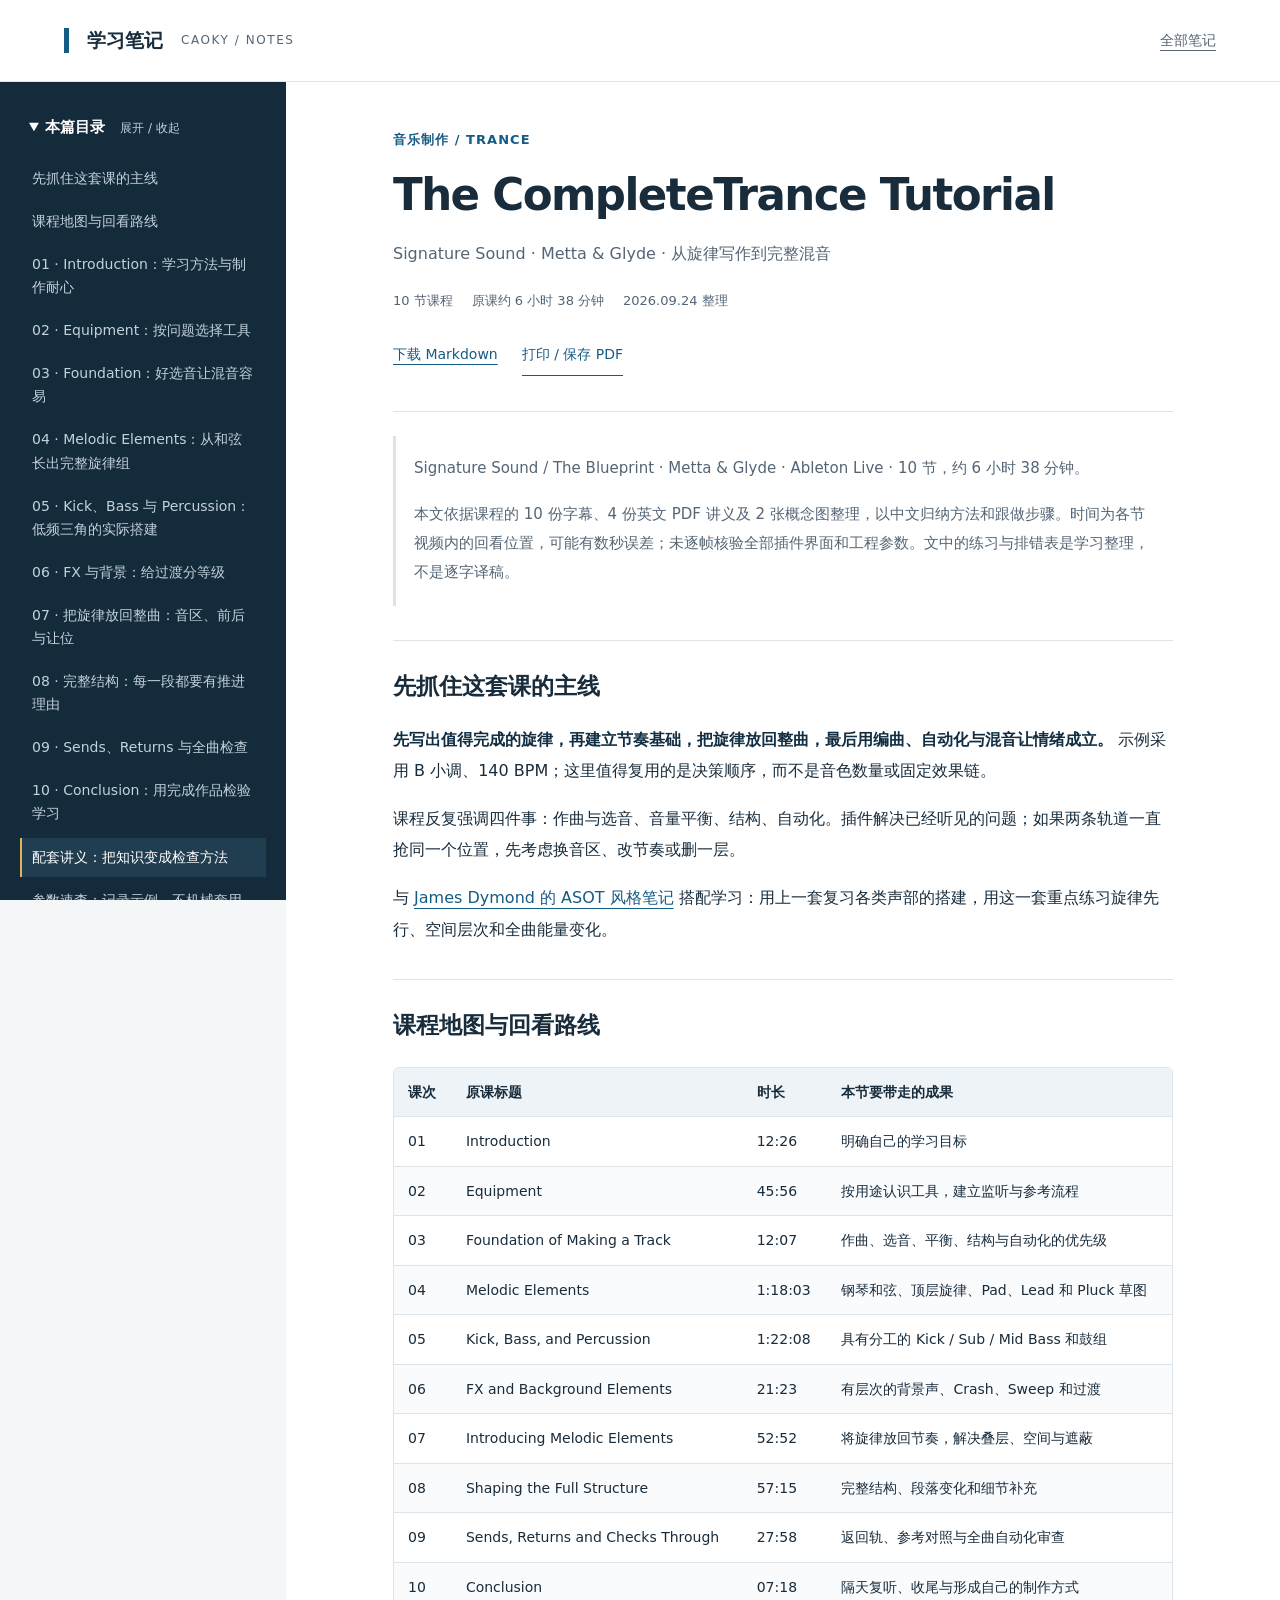
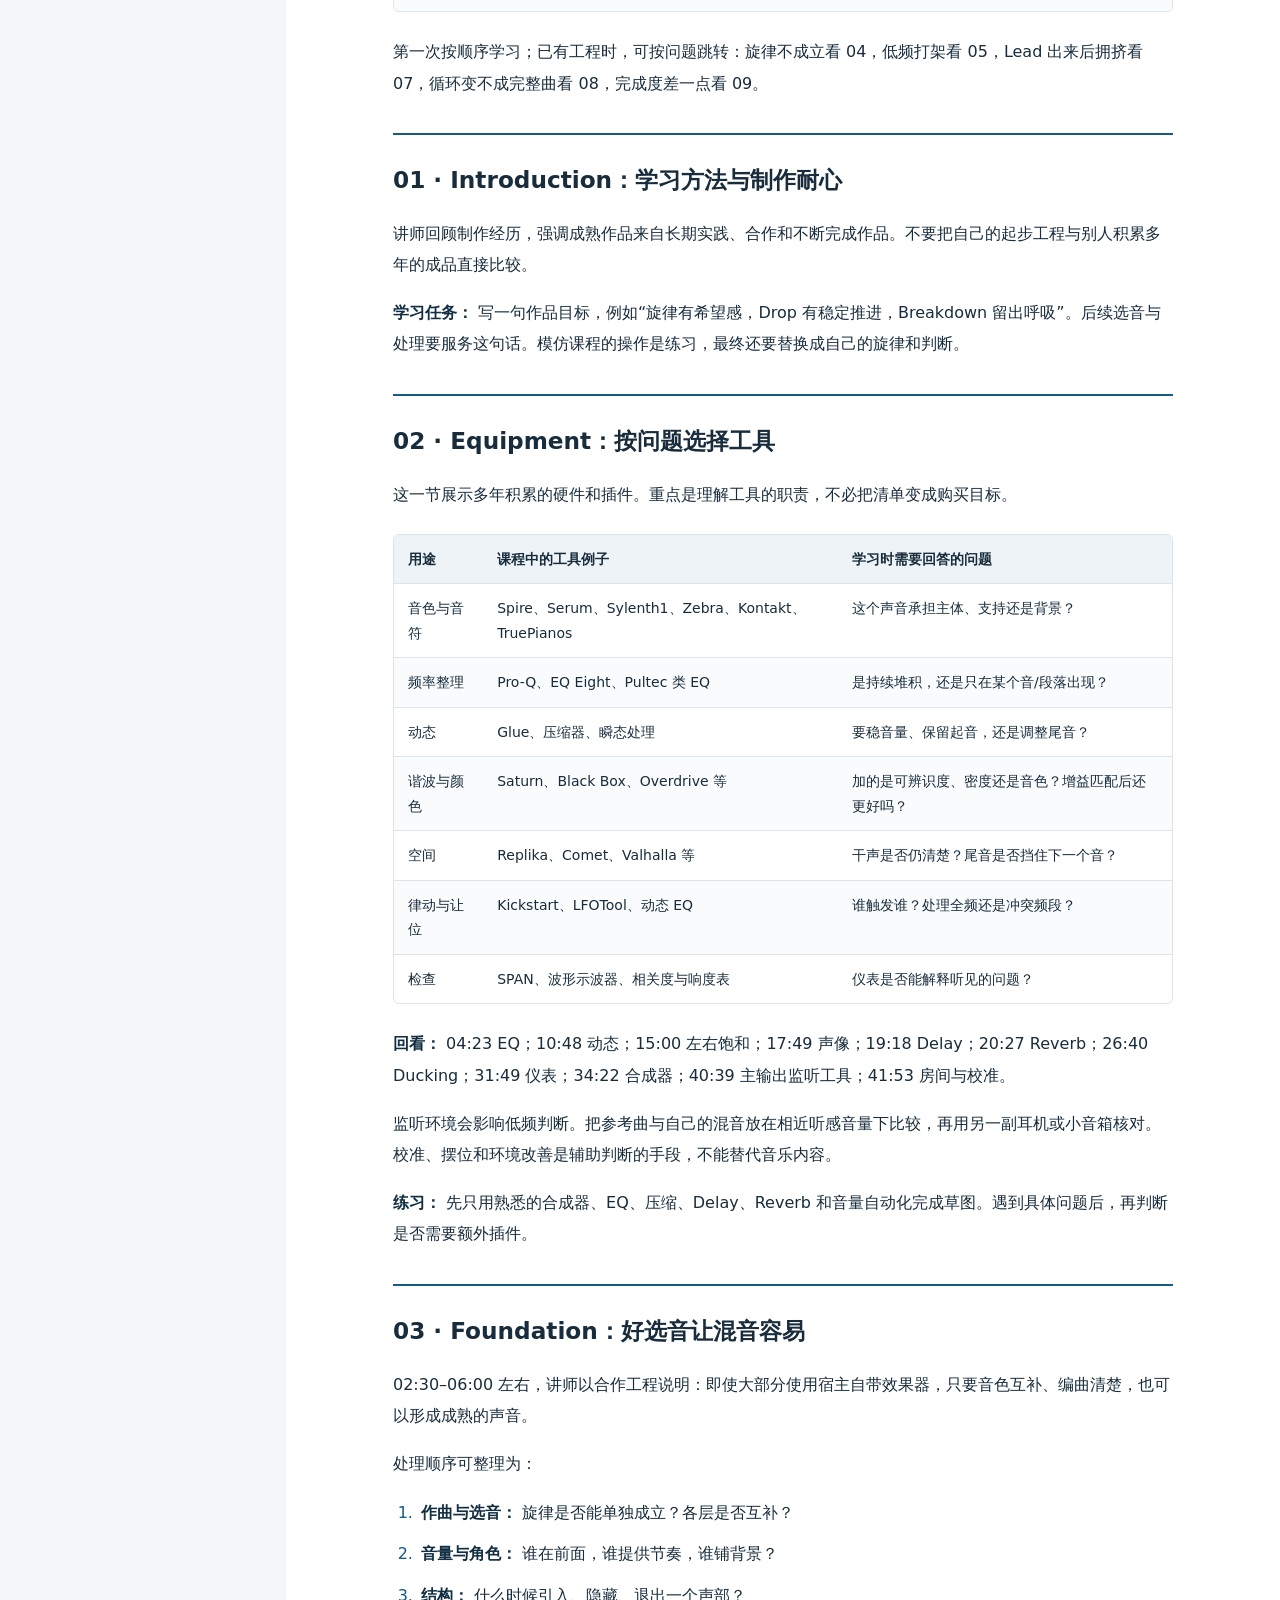
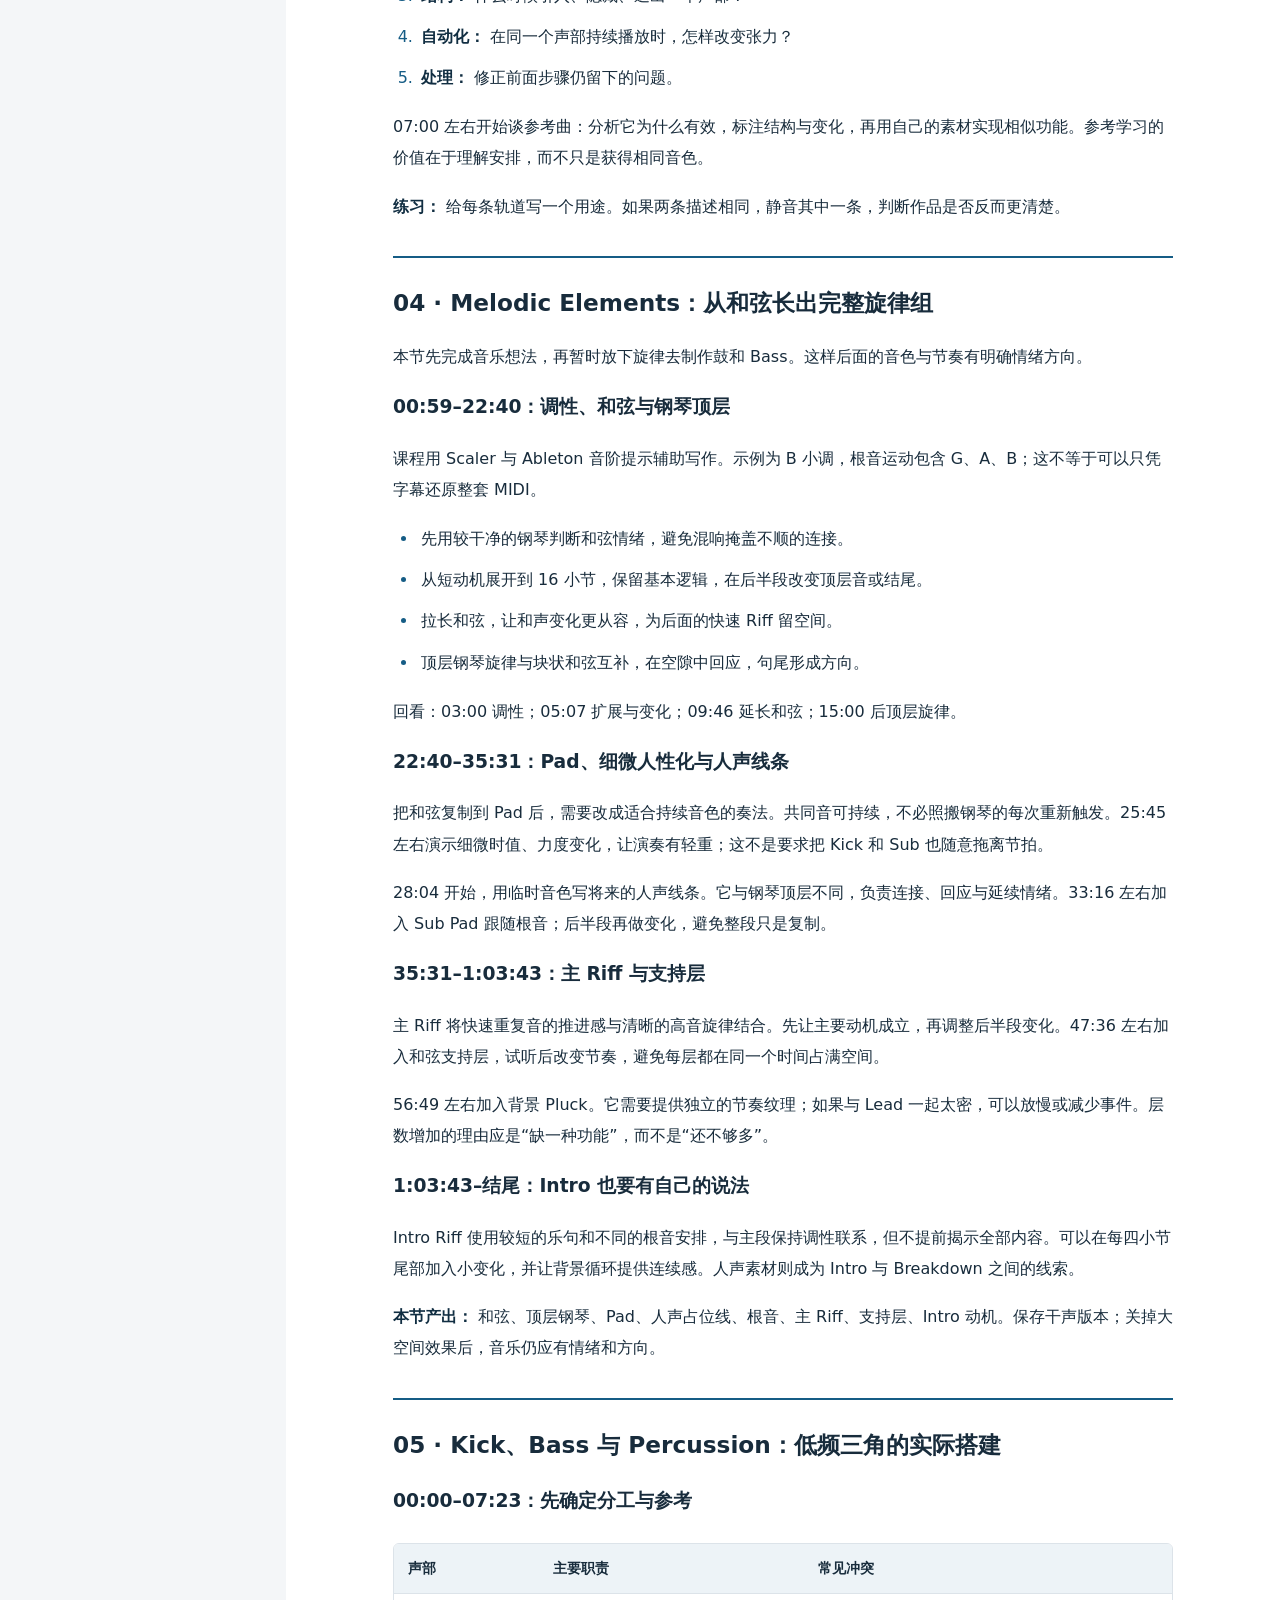
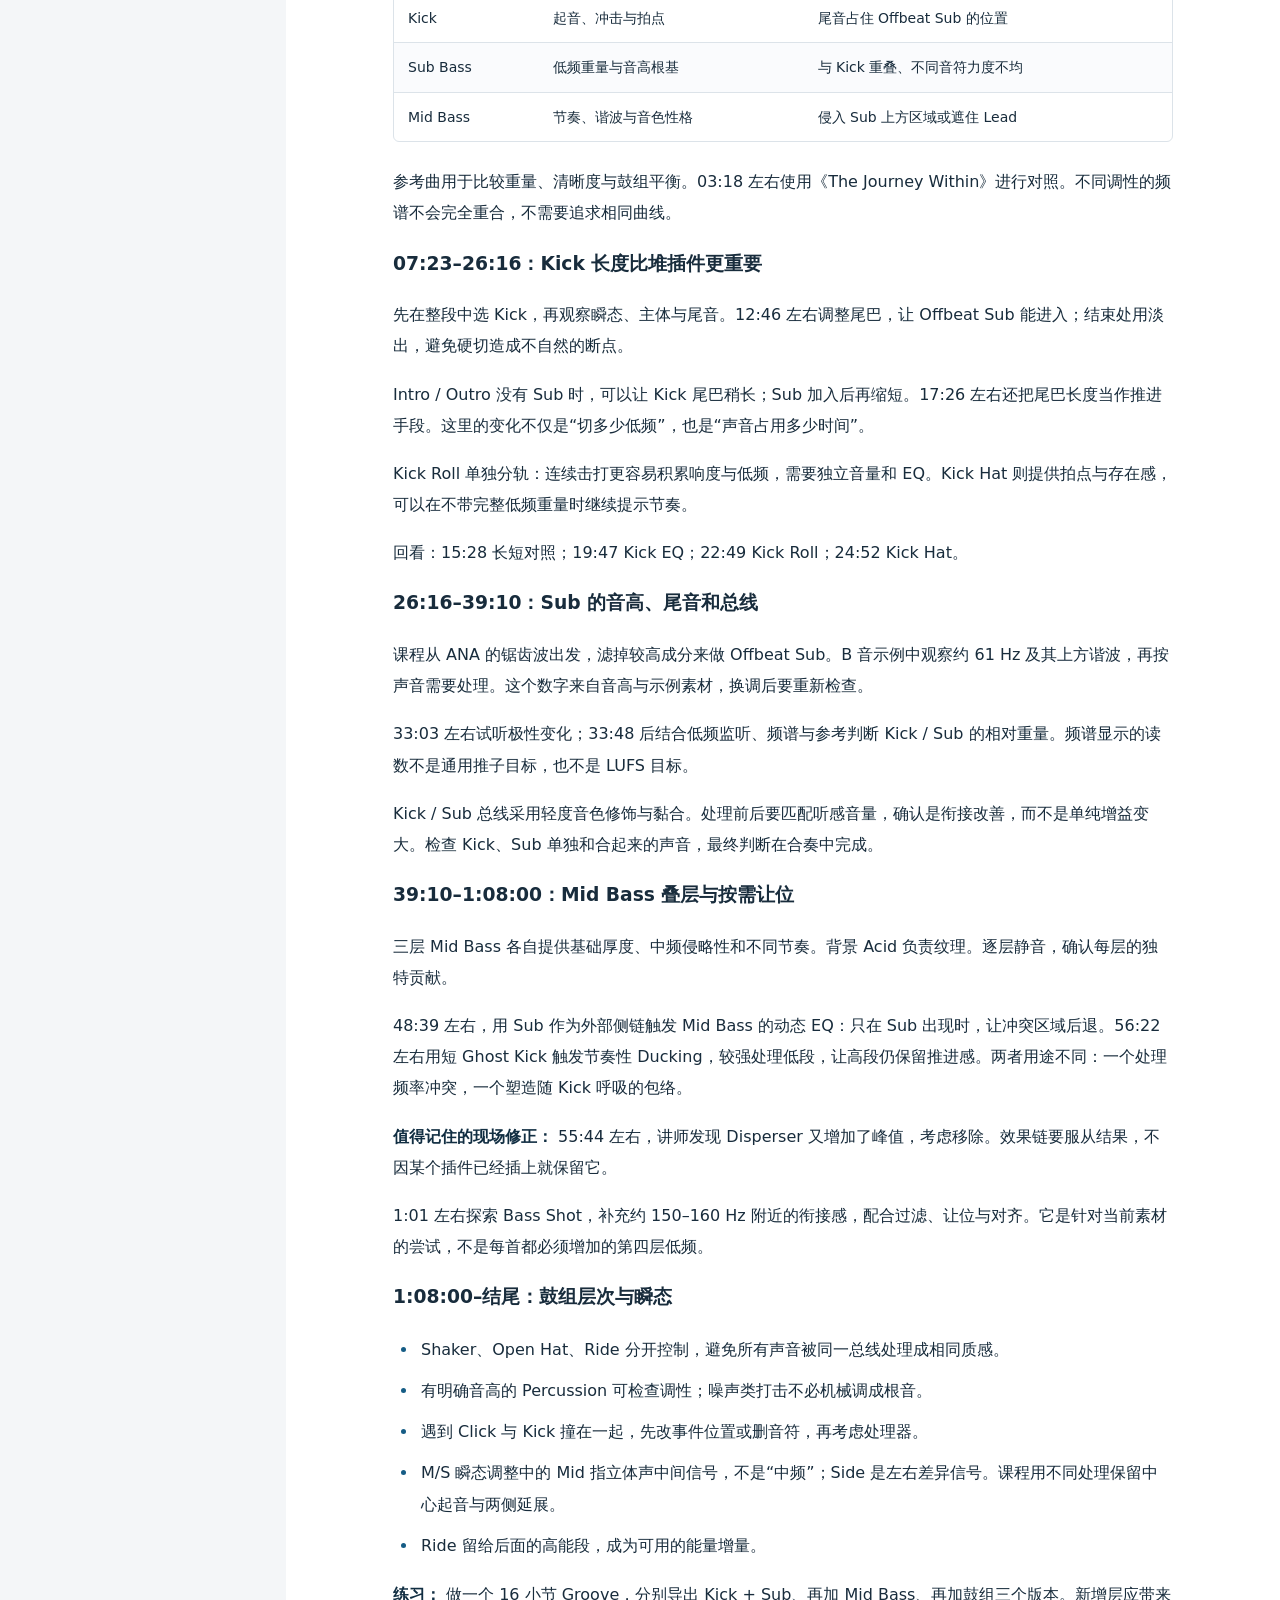
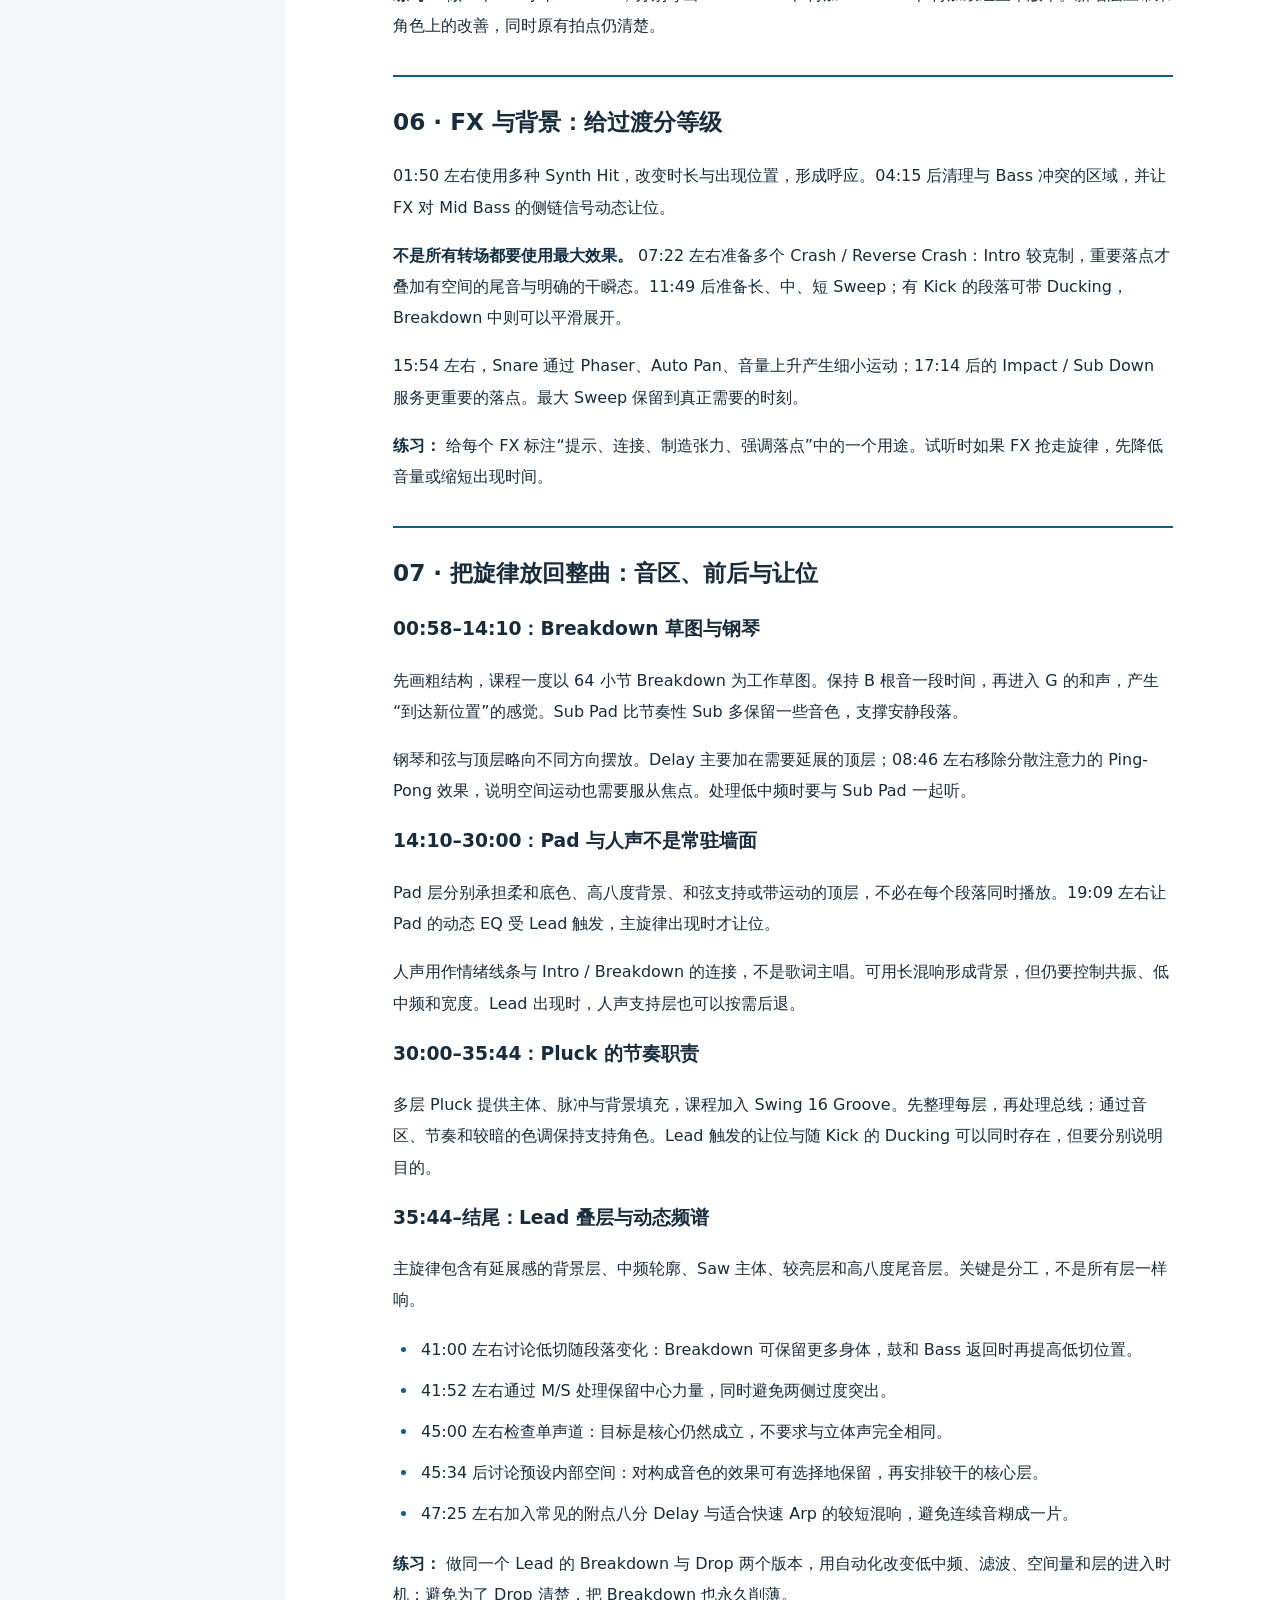
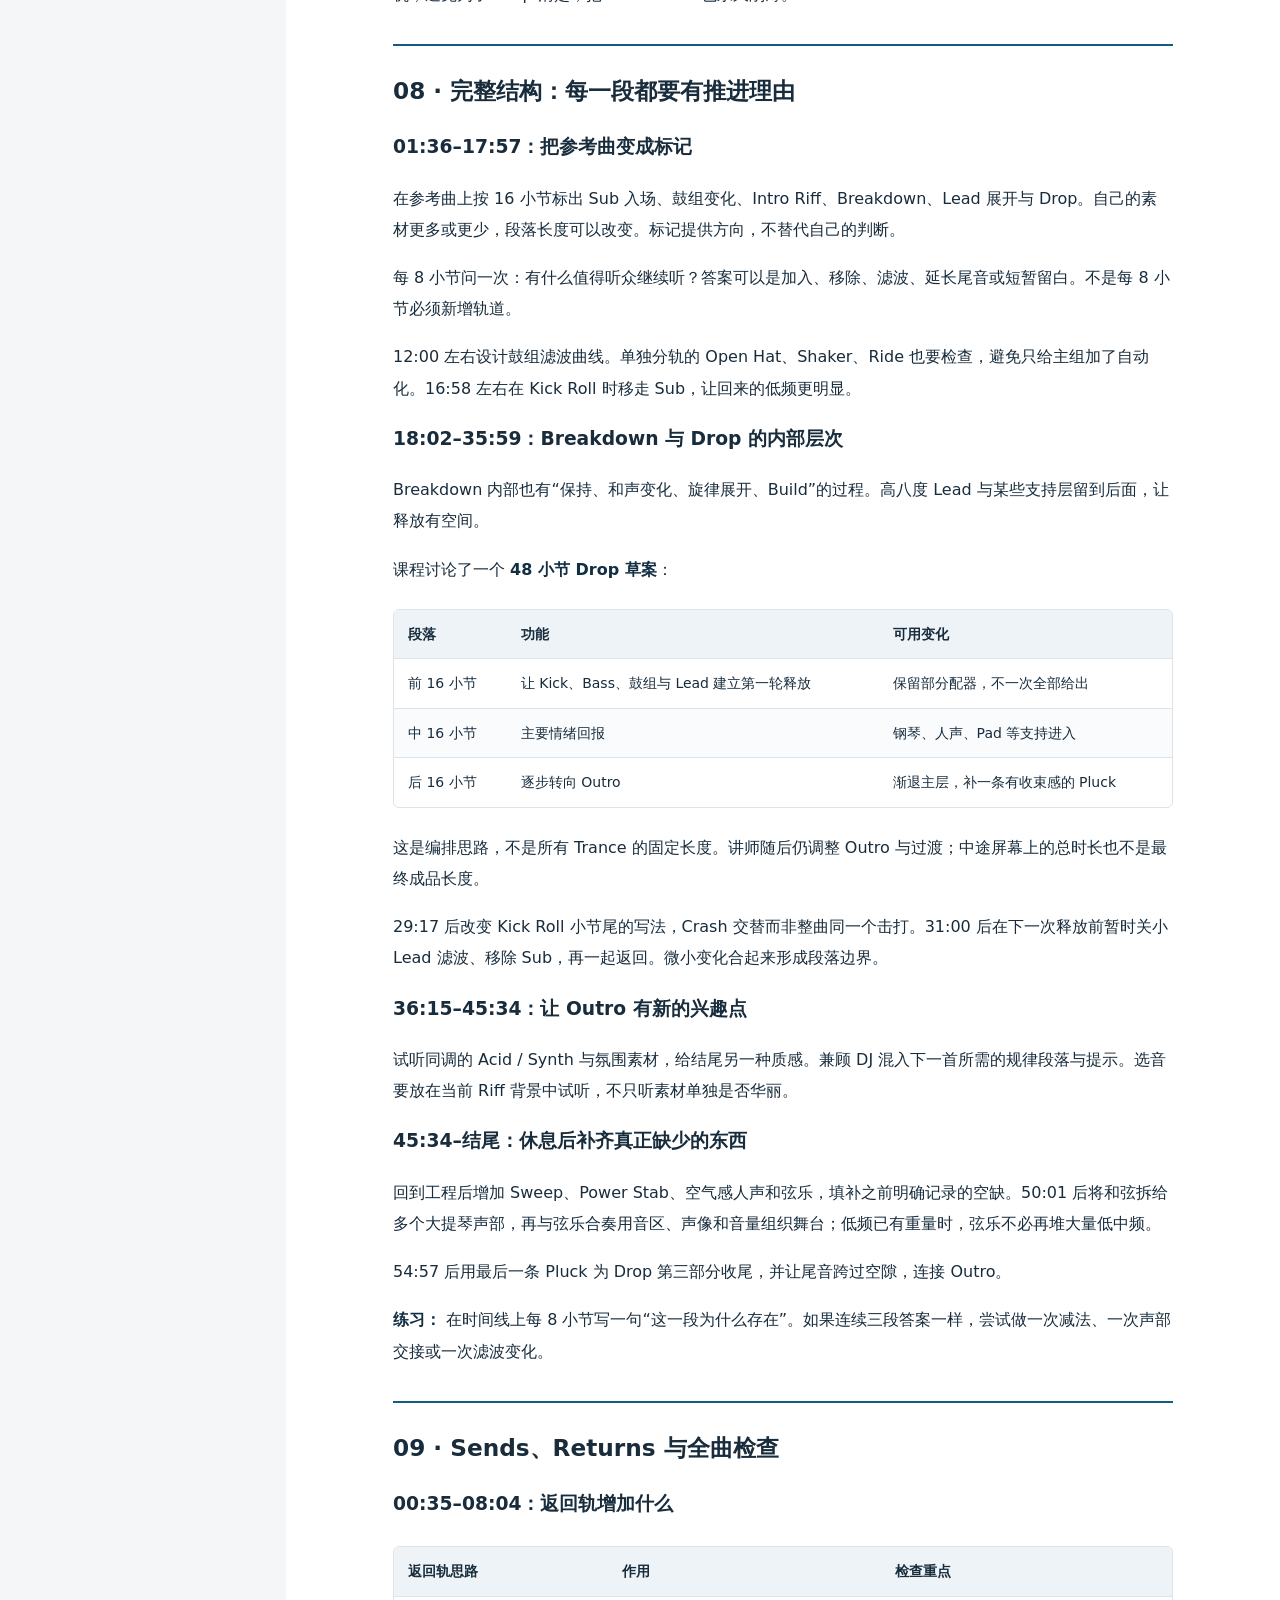
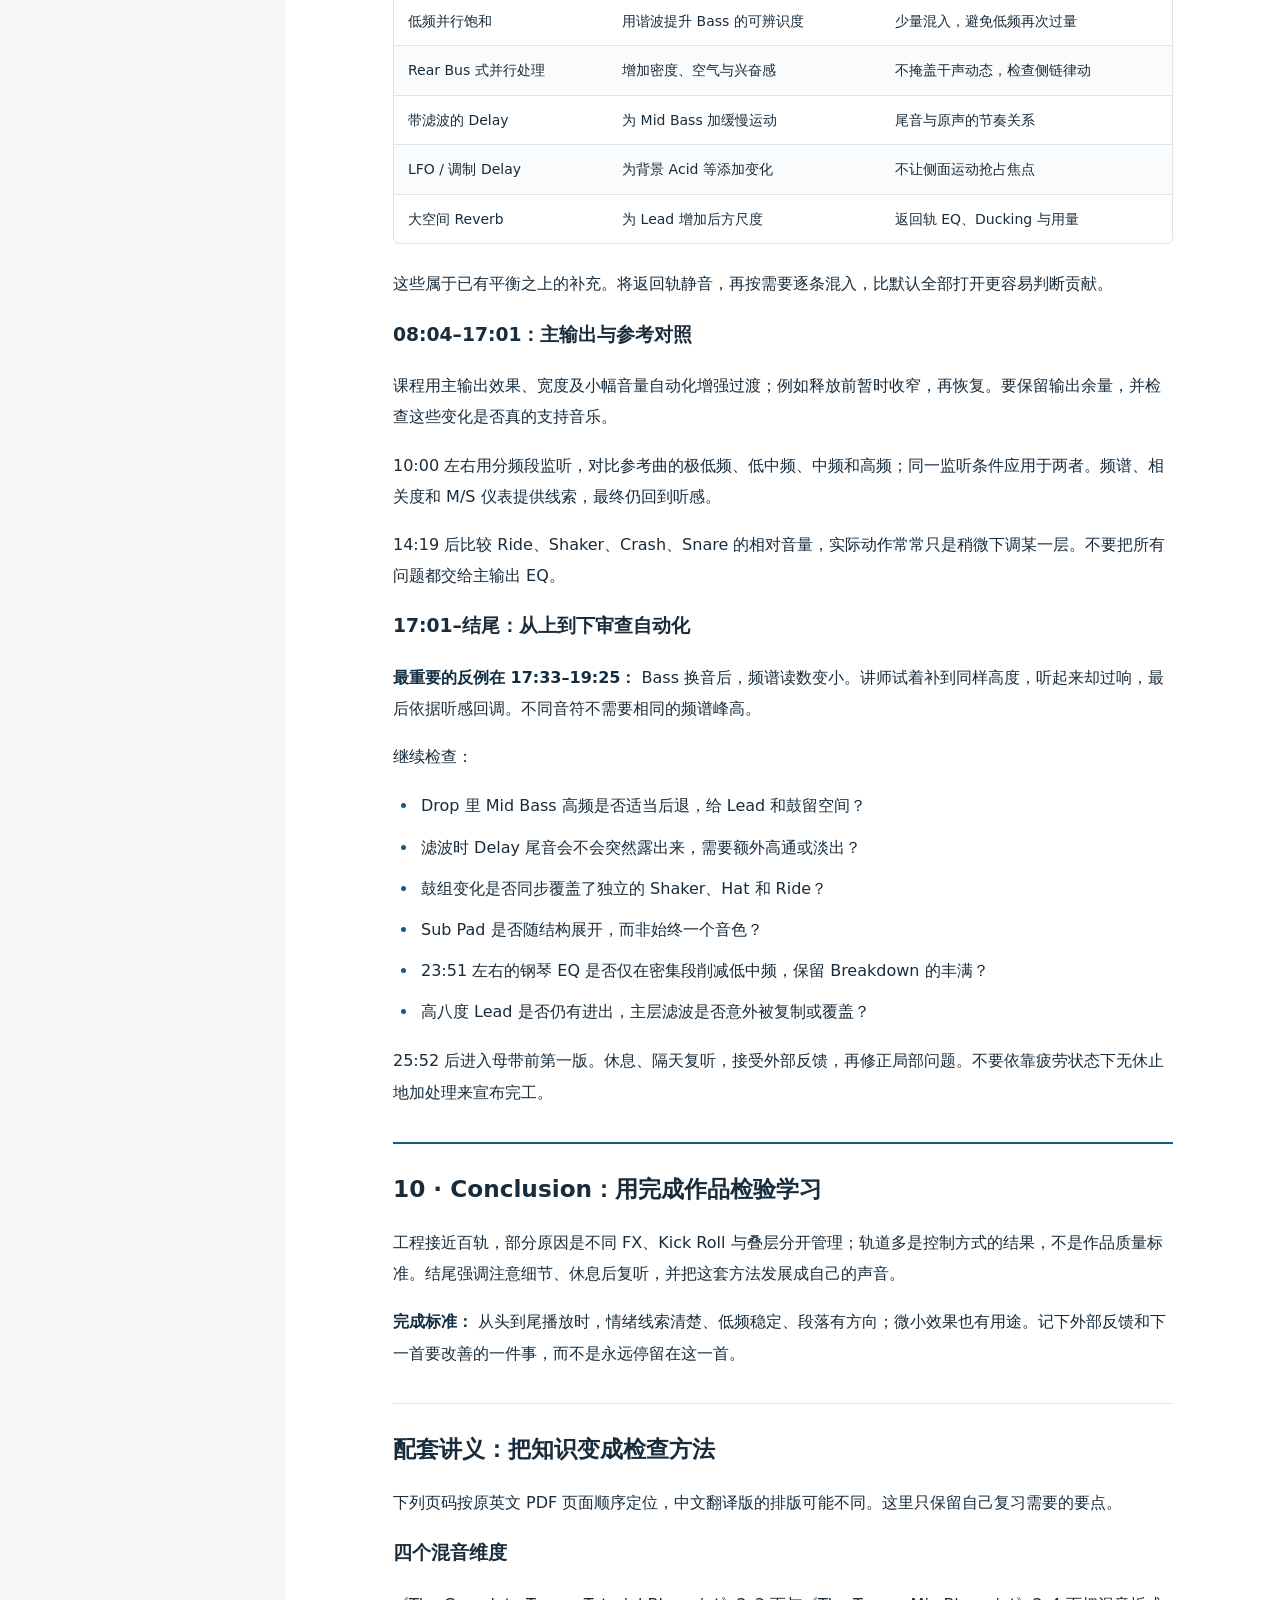
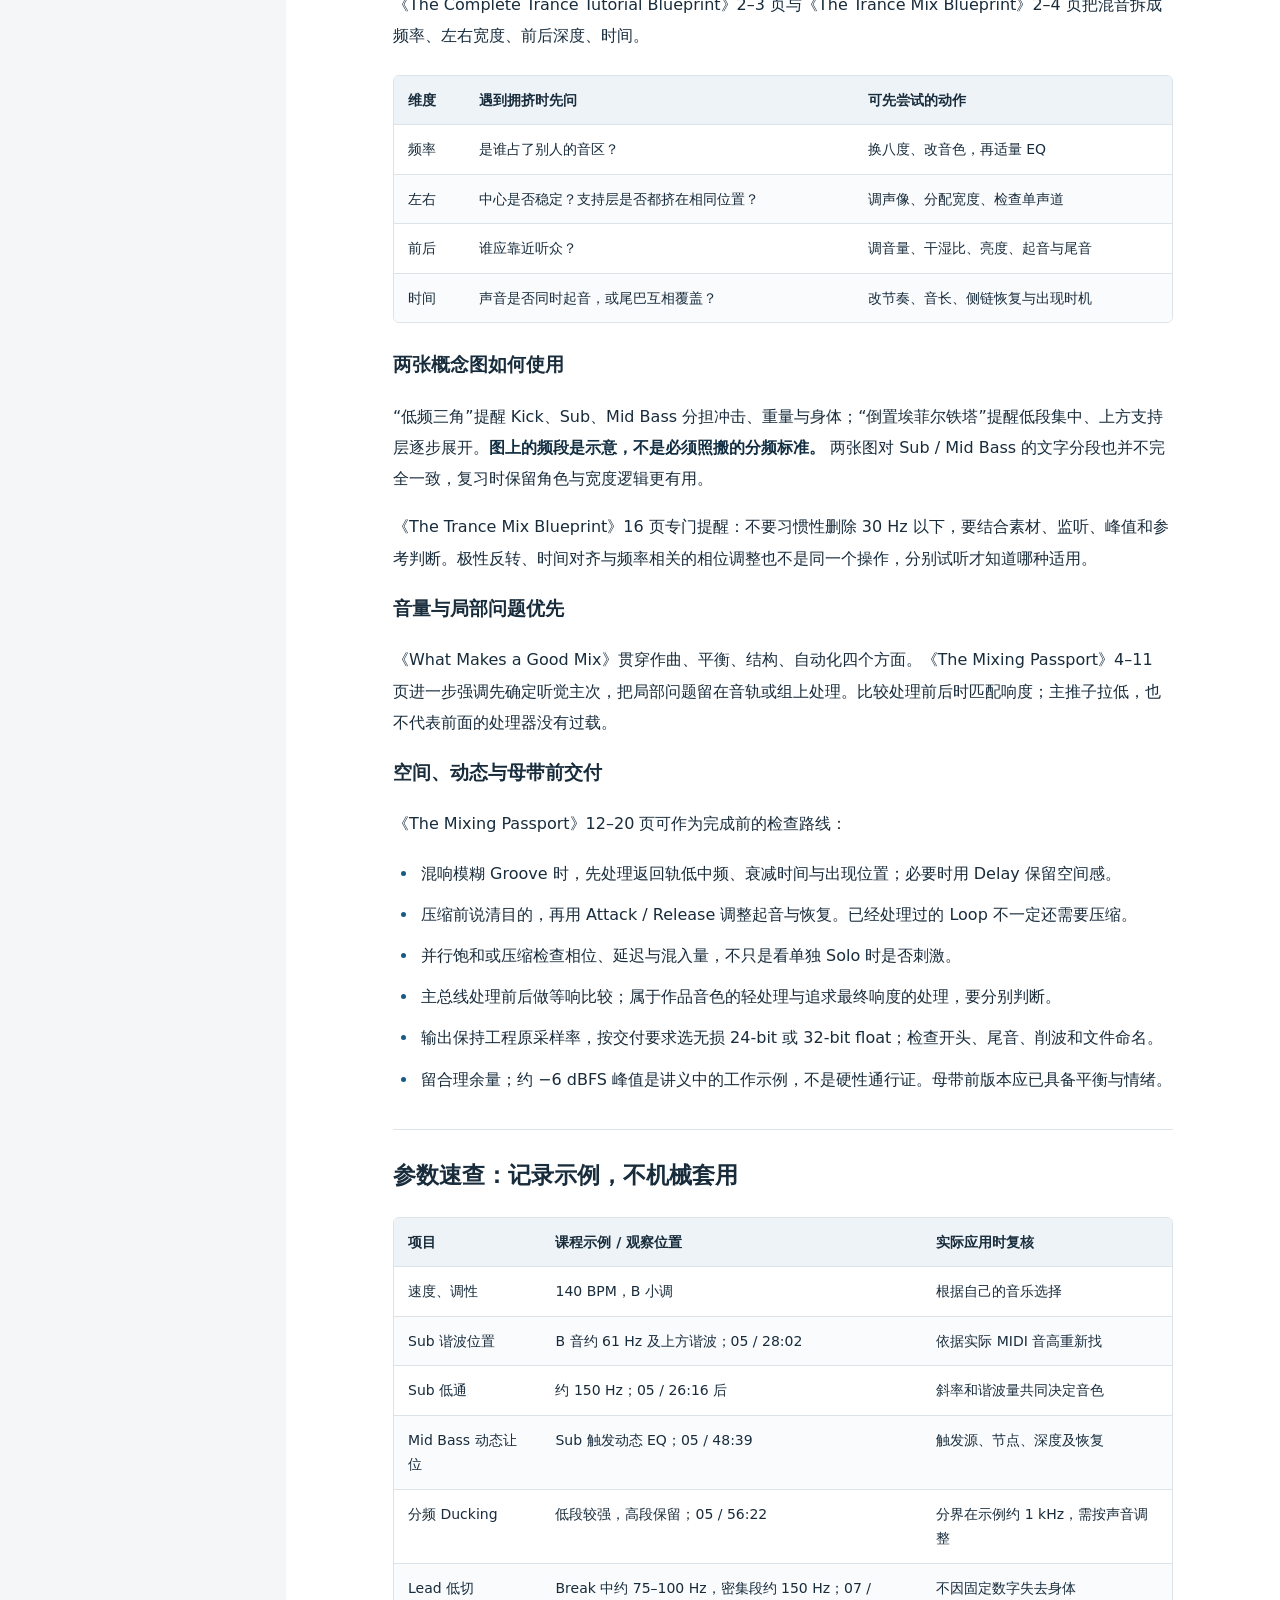
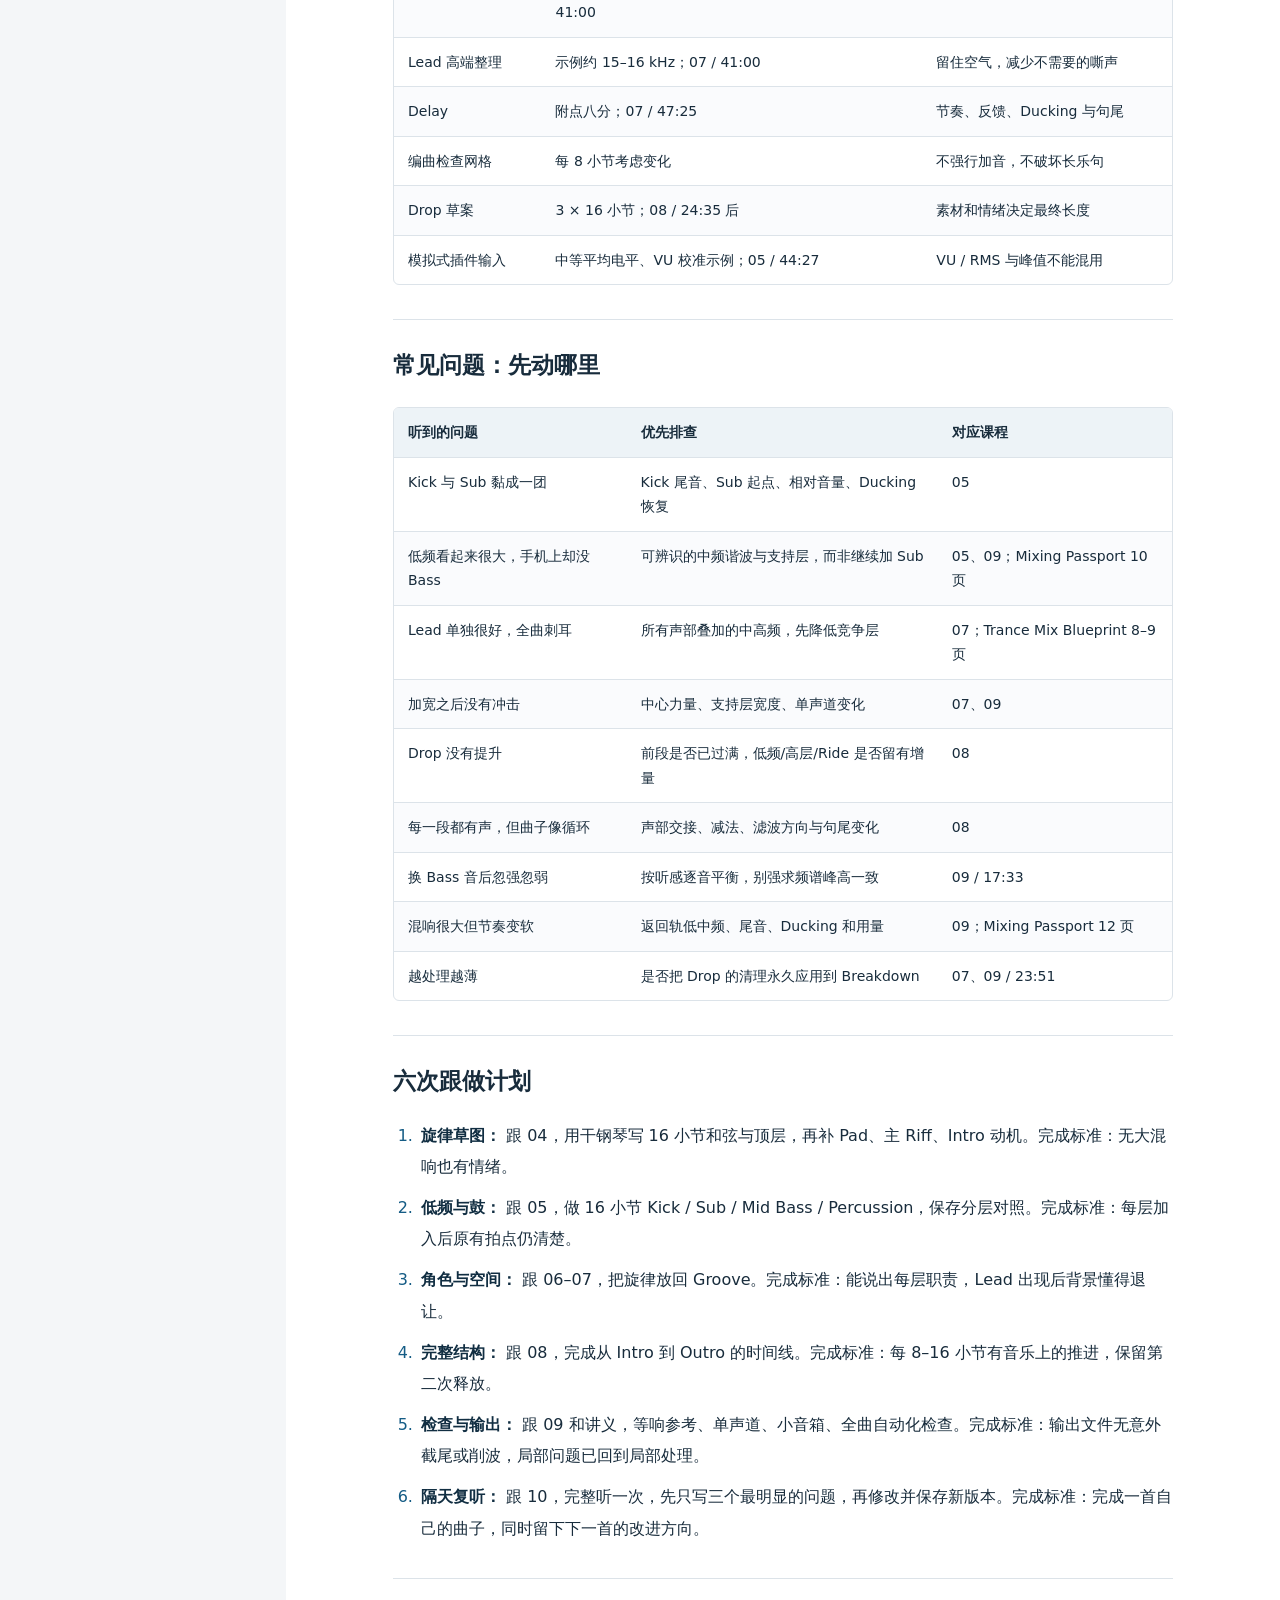
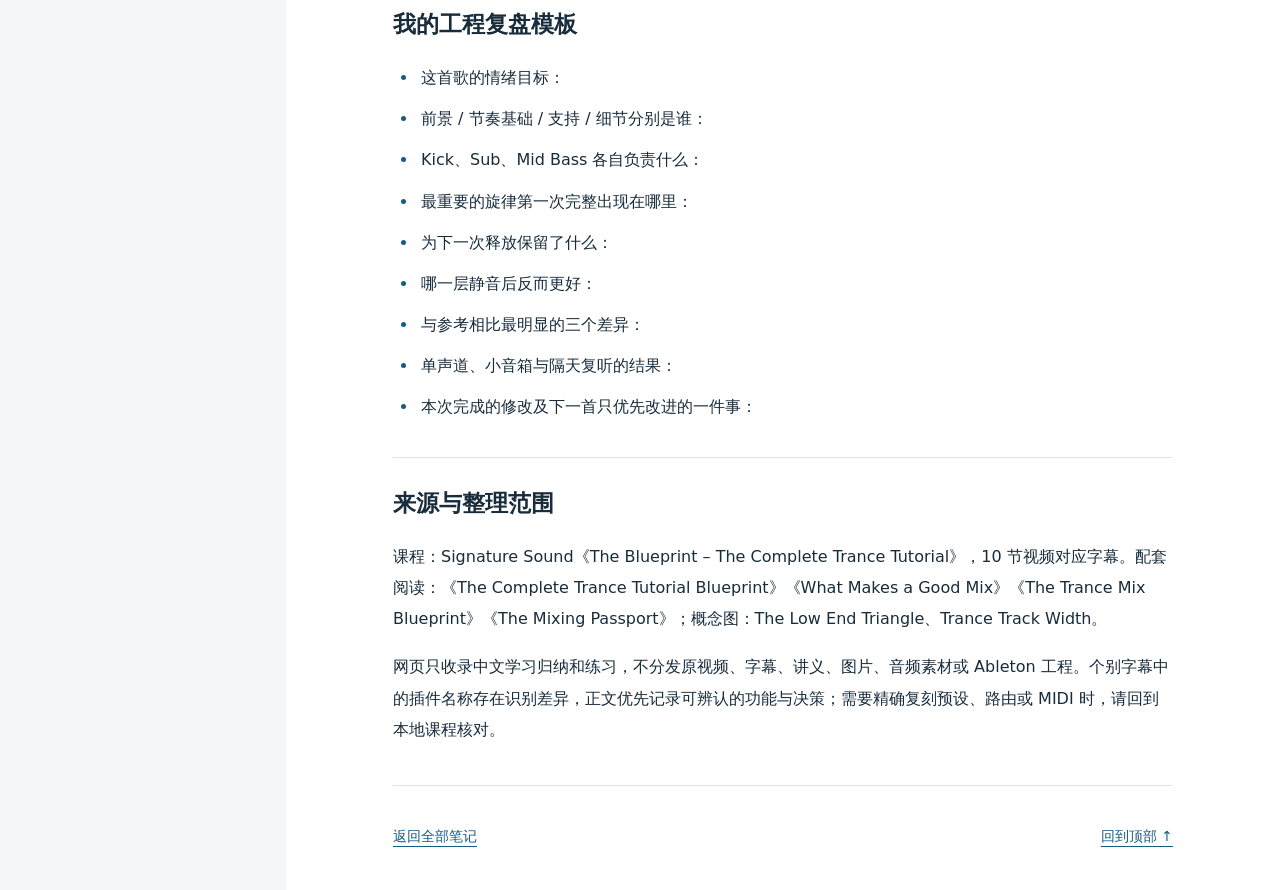
<file: notes/signature-trance/index.html>
<!doctype html>
<html lang="zh-CN">
<head>
  <meta charset="utf-8">
  <meta name="viewport" content="width=device-width, initial-scale=1">
  <meta name="description" content="Signature Sound 完整 Trance 制作学习笔记：10 节课程、回看时间、配套讲义要点、低频与空间排错、六次跟做计划。">
  <meta name="theme-color" content="#142b3b">
  <title>The Complete Trance Tutorial · 学习笔记</title>
  <link rel="icon" href="data:image/svg+xml,%3Csvg xmlns='http://www.w3.org/2000/svg' viewBox='0 0 32 32'%3E%3Crect width='32' height='32' rx='7' fill='%23142b3b'/%3E%3Cpath d='M9 8h14M9 16h10M9 24h14' stroke='%23e4b25c' stroke-width='3'/%3E%3C/svg%3E">
  <link rel="stylesheet" href="../../assets/site.css">
  <script src="../../assets/reader.js" defer></script>
</head>
<body class="reading-page">
  <a class="skip-link" href="#main">跳到笔记正文</a>
  <header class="site-header"><a class="brand" href="../../">学习笔记<span>CAOKY / NOTES</span></a><a class="back-link" href="../../">全部笔记</a></header>
  <div class="reader-layout">
    <aside class="reader-nav" aria-label="笔记导航">
      <details class="chapter-menu" open>
        <summary>本篇目录 <span class="menu-hint">展开 / 收起</span></summary>
        <nav aria-label="章节目录"><a href="#section-0">先抓住这套课的主线</a>
<a href="#section-1">课程地图与回看路线</a>
<a href="#chapter-01">01 &#183; Introduction：学习方法与制作耐心</a>
<a href="#chapter-02">02 &#183; Equipment：按问题选择工具</a>
<a href="#chapter-03">03 &#183; Foundation：好选音让混音容易</a>
<a href="#chapter-04">04 &#183; Melodic Elements：从和弦长出完整旋律组</a>
<a href="#chapter-05">05 &#183; Kick、Bass 与 Percussion：低频三角的实际搭建</a>
<a href="#chapter-06">06 &#183; FX 与背景：给过渡分等级</a>
<a href="#chapter-07">07 &#183; 把旋律放回整曲：音区、前后与让位</a>
<a href="#chapter-08">08 &#183; 完整结构：每一段都要有推进理由</a>
<a href="#chapter-09">09 &#183; Sends、Returns 与全曲检查</a>
<a href="#chapter-10">10 &#183; Conclusion：用完成作品检验学习</a>
<a href="#section-12">配套讲义：把知识变成检查方法</a>
<a href="#section-13">参数速查：记录示例，不机械套用</a>
<a href="#section-14">常见问题：先动哪里</a>
<a href="#section-15">六次跟做计划</a>
<a href="#section-16">我的工程复盘模板</a>
<a href="#section-17">来源与整理范围</a></nav>
      </details>
    </aside>
    <main id="main" class="reading-main" tabindex="-1">
      <div class="article-heading"><div class="eyebrow">音乐制作 / TRANCE</div><h1>The Complete<br class="title-break">Trance Tutorial</h1><p class="article-deck">Signature Sound · Metta & Glyde · 从旋律写作到完整混音</p><div class="article-meta"><span>10 节课程</span><span>原课约 6 小时 38 分钟</span><time datetime="2026-09-24">2026.09.24 整理</time></div><div class="article-actions"><a href="../../content/signature-trance.md" download>下载 Markdown</a><button type="button" id="print-note" hidden>打印 / 保存 PDF</button></div></div>
      <article class="prose">
<blockquote>
<p>Signature Sound / The Blueprint · Metta &amp; Glyde · Ableton Live · 10 节，约 6 小时 38 分钟。</p>
<p>本文依据课程的 10 份字幕、4 份英文 PDF 讲义及 2 张概念图整理，以中文归纳方法和跟做步骤。时间为各节视频内的回看位置，可能有数秒误差；未逐帧核验全部插件界面和工程参数。文中的练习与排错表是学习整理，不是逐字译稿。</p>
</blockquote>
<h2 id="section-0" tabindex="-1">先抓住这套课的主线</h2>
<p><strong>先写出值得完成的旋律，再建立节奏基础，把旋律放回整曲，最后用编曲、自动化与混音让情绪成立。</strong> 示例采用 B 小调、140 BPM；这里值得复用的是决策顺序，而不是音色数量或固定效果链。</p>
<p>课程反复强调四件事：作曲与选音、音量平衡、结构、自动化。插件解决已经听见的问题；如果两条轨道一直抢同一个位置，先考虑换音区、改节奏或删一层。</p>
<p>与 <a href="https://caoky2003.github.io/learning-notes/notes/asot-trance/">James Dymond 的 ASOT 风格笔记</a> 搭配学习：用上一套复习各类声部的搭建，用这一套重点练习旋律先行、空间层次和全曲能量变化。</p>
<h2 id="section-1" tabindex="-1">课程地图与回看路线</h2>
<div class="table-scroll" role="region" aria-label="可横向滚动的数据表" tabindex="0"><table>
<thead>
<tr>
<th>课次</th>
<th>原课标题</th>
<th>时长</th>
<th>本节要带走的成果</th>
</tr>
</thead>
<tbody>
<tr>
<td>01</td>
<td>Introduction</td>
<td>12:26</td>
<td>明确自己的学习目标</td>
</tr>
<tr>
<td>02</td>
<td>Equipment</td>
<td>45:56</td>
<td>按用途认识工具，建立监听与参考流程</td>
</tr>
<tr>
<td>03</td>
<td>Foundation of Making a Track</td>
<td>12:07</td>
<td>作曲、选音、平衡、结构与自动化的优先级</td>
</tr>
<tr>
<td>04</td>
<td>Melodic Elements</td>
<td>1:18:03</td>
<td>钢琴和弦、顶层旋律、Pad、Lead 和 Pluck 草图</td>
</tr>
<tr>
<td>05</td>
<td>Kick, Bass, and Percussion</td>
<td>1:22:08</td>
<td>具有分工的 Kick / Sub / Mid Bass 和鼓组</td>
</tr>
<tr>
<td>06</td>
<td>FX and Background Elements</td>
<td>21:23</td>
<td>有层次的背景声、Crash、Sweep 和过渡</td>
</tr>
<tr>
<td>07</td>
<td>Introducing Melodic Elements</td>
<td>52:52</td>
<td>将旋律放回节奏，解决叠层、空间与遮蔽</td>
</tr>
<tr>
<td>08</td>
<td>Shaping the Full Structure</td>
<td>57:15</td>
<td>完整结构、段落变化和细节补充</td>
</tr>
<tr>
<td>09</td>
<td>Sends, Returns and Checks Through</td>
<td>27:58</td>
<td>返回轨、参考对照与全曲自动化审查</td>
</tr>
<tr>
<td>10</td>
<td>Conclusion</td>
<td>07:18</td>
<td>隔天复听、收尾与形成自己的制作方式</td>
</tr>
</tbody>
</table></div>
<p>第一次按顺序学习；已有工程时，可按问题跳转：旋律不成立看 04，低频打架看 05，Lead 出来后拥挤看 07，循环变不成完整曲看 08，完成度差一点看 09。</p>
<h2 id="chapter-01" tabindex="-1">01 · Introduction：学习方法与制作耐心</h2>
<p>讲师回顾制作经历，强调成熟作品来自长期实践、合作和不断完成作品。不要把自己的起步工程与别人积累多年的成品直接比较。</p>
<p><strong>学习任务：</strong> 写一句作品目标，例如“旋律有希望感，Drop 有稳定推进，Breakdown 留出呼吸”。后续选音与处理要服务这句话。模仿课程的操作是练习，最终还要替换成自己的旋律和判断。</p>
<h2 id="chapter-02" tabindex="-1">02 · Equipment：按问题选择工具</h2>
<p>这一节展示多年积累的硬件和插件。重点是理解工具的职责，不必把清单变成购买目标。</p>
<div class="table-scroll" role="region" aria-label="可横向滚动的数据表" tabindex="0"><table>
<thead>
<tr>
<th>用途</th>
<th>课程中的工具例子</th>
<th>学习时需要回答的问题</th>
</tr>
</thead>
<tbody>
<tr>
<td>音色与音符</td>
<td>Spire、Serum、Sylenth1、Zebra、Kontakt、TruePianos</td>
<td>这个声音承担主体、支持还是背景？</td>
</tr>
<tr>
<td>频率整理</td>
<td>Pro-Q、EQ Eight、Pultec 类 EQ</td>
<td>是持续堆积，还是只在某个音/段落出现？</td>
</tr>
<tr>
<td>动态</td>
<td>Glue、压缩器、瞬态处理</td>
<td>要稳音量、保留起音，还是调整尾音？</td>
</tr>
<tr>
<td>谐波与颜色</td>
<td>Saturn、Black Box、Overdrive 等</td>
<td>加的是可辨识度、密度还是音色？增益匹配后还更好吗？</td>
</tr>
<tr>
<td>空间</td>
<td>Replika、Comet、Valhalla 等</td>
<td>干声是否仍清楚？尾音是否挡住下一个音？</td>
</tr>
<tr>
<td>律动与让位</td>
<td>Kickstart、LFOTool、动态 EQ</td>
<td>谁触发谁？处理全频还是冲突频段？</td>
</tr>
<tr>
<td>检查</td>
<td>SPAN、波形示波器、相关度与响度表</td>
<td>仪表是否能解释听见的问题？</td>
</tr>
</tbody>
</table></div>
<p><strong>回看：</strong> 04:23 EQ；10:48 动态；15:00 左右饱和；17:49 声像；19:18 Delay；20:27 Reverb；26:40 Ducking；31:49 仪表；34:22 合成器；40:39 主输出监听工具；41:53 房间与校准。</p>
<p>监听环境会影响低频判断。把参考曲与自己的混音放在相近听感音量下比较，再用另一副耳机或小音箱核对。校准、摆位和环境改善是辅助判断的手段，不能替代音乐内容。</p>
<p><strong>练习：</strong> 先只用熟悉的合成器、EQ、压缩、Delay、Reverb 和音量自动化完成草图。遇到具体问题后，再判断是否需要额外插件。</p>
<h2 id="chapter-03" tabindex="-1">03 · Foundation：好选音让混音容易</h2>
<p>02:30–06:00 左右，讲师以合作工程说明：即使大部分使用宿主自带效果器，只要音色互补、编曲清楚，也可以形成成熟的声音。</p>
<p>处理顺序可整理为：</p>
<ol>
<li><strong>作曲与选音：</strong> 旋律是否能单独成立？各层是否互补？</li>
<li><strong>音量与角色：</strong> 谁在前面，谁提供节奏，谁铺背景？</li>
<li><strong>结构：</strong> 什么时候引入、隐藏、退出一个声部？</li>
<li><strong>自动化：</strong> 在同一个声部持续播放时，怎样改变张力？</li>
<li><strong>处理：</strong> 修正前面步骤仍留下的问题。</li>
</ol>
<p>07:00 左右开始谈参考曲：分析它为什么有效，标注结构与变化，再用自己的素材实现相似功能。参考学习的价值在于理解安排，而不只是获得相同音色。</p>
<p><strong>练习：</strong> 给每条轨道写一个用途。如果两条描述相同，静音其中一条，判断作品是否反而更清楚。</p>
<h2 id="chapter-04" tabindex="-1">04 · Melodic Elements：从和弦长出完整旋律组</h2>
<p>本节先完成音乐想法，再暂时放下旋律去制作鼓和 Bass。这样后面的音色与节奏有明确情绪方向。</p>
<h3 id="section-2">00:59–22:40：调性、和弦与钢琴顶层</h3>
<p>课程用 Scaler 与 Ableton 音阶提示辅助写作。示例为 B 小调，根音运动包含 G、A、B；这不等于可以只凭字幕还原整套 MIDI。</p>
<ul>
<li>先用较干净的钢琴判断和弦情绪，避免混响掩盖不顺的连接。</li>
<li>从短动机展开到 16 小节，保留基本逻辑，在后半段改变顶层音或结尾。</li>
<li>拉长和弦，让和声变化更从容，为后面的快速 Riff 留空间。</li>
<li>顶层钢琴旋律与块状和弦互补，在空隙中回应，句尾形成方向。</li>
</ul>
<p>回看：03:00 调性；05:07 扩展与变化；09:46 延长和弦；15:00 后顶层旋律。</p>
<h3 id="pad">22:40–35:31：Pad、细微人性化与人声线条</h3>
<p>把和弦复制到 Pad 后，需要改成适合持续音色的奏法。共同音可持续，不必照搬钢琴的每次重新触发。25:45 左右演示细微时值、力度变化，让演奏有轻重；这不是要求把 Kick 和 Sub 也随意拖离节拍。</p>
<p>28:04 开始，用临时音色写将来的人声线条。它与钢琴顶层不同，负责连接、回应与延续情绪。33:16 左右加入 Sub Pad 跟随根音；后半段再做变化，避免整段只是复制。</p>
<h3 id="riff">35:31–1:03:43：主 Riff 与支持层</h3>
<p>主 Riff 将快速重复音的推进感与清晰的高音旋律结合。先让主要动机成立，再调整后半段变化。47:36 左右加入和弦支持层，试听后改变节奏，避免每层都在同一个时间占满空间。</p>
<p>56:49 左右加入背景 Pluck。它需要提供独立的节奏纹理；如果与 Lead 一起太密，可以放慢或减少事件。层数增加的理由应是“缺一种功能”，而不是“还不够多”。</p>
<h3 id="intro">1:03:43–结尾：Intro 也要有自己的说法</h3>
<p>Intro Riff 使用较短的乐句和不同的根音安排，与主段保持调性联系，但不提前揭示全部内容。可以在每四小节尾部加入小变化，并让背景循环提供连续感。人声素材则成为 Intro 与 Breakdown 之间的线索。</p>
<p><strong>本节产出：</strong> 和弦、顶层钢琴、Pad、人声占位线、根音、主 Riff、支持层、Intro 动机。保存干声版本；关掉大空间效果后，音乐仍应有情绪和方向。</p>
<h2 id="chapter-05" tabindex="-1">05 · Kick、Bass 与 Percussion：低频三角的实际搭建</h2>
<h3 id="section-3">00:00–07:23：先确定分工与参考</h3>
<div class="table-scroll" role="region" aria-label="可横向滚动的数据表" tabindex="0"><table>
<thead>
<tr>
<th>声部</th>
<th>主要职责</th>
<th>常见冲突</th>
</tr>
</thead>
<tbody>
<tr>
<td>Kick</td>
<td>起音、冲击与拍点</td>
<td>尾音占住 Offbeat Sub 的位置</td>
</tr>
<tr>
<td>Sub Bass</td>
<td>低频重量与音高根基</td>
<td>与 Kick 重叠、不同音符力度不均</td>
</tr>
<tr>
<td>Mid Bass</td>
<td>节奏、谐波与音色性格</td>
<td>侵入 Sub 上方区域或遮住 Lead</td>
</tr>
</tbody>
</table></div>
<p>参考曲用于比较重量、清晰度与鼓组平衡。03:18 左右使用《The Journey Within》进行对照。不同调性的频谱不会完全重合，不需要追求相同曲线。</p>
<h3 id="kick">07:23–26:16：Kick 长度比堆插件更重要</h3>
<p>先在整段中选 Kick，再观察瞬态、主体与尾音。12:46 左右调整尾巴，让 Offbeat Sub 能进入；结束处用淡出，避免硬切造成不自然的断点。</p>
<p>Intro / Outro 没有 Sub 时，可以让 Kick 尾巴稍长；Sub 加入后再缩短。17:26 左右还把尾巴长度当作推进手段。这里的变化不仅是“切多少低频”，也是“声音占用多少时间”。</p>
<p>Kick Roll 单独分轨：连续击打更容易积累响度与低频，需要独立音量和 EQ。Kick Hat 则提供拍点与存在感，可以在不带完整低频重量时继续提示节奏。</p>
<p>回看：15:28 长短对照；19:47 Kick EQ；22:49 Kick Roll；24:52 Kick Hat。</p>
<h3 id="sub">26:16–39:10：Sub 的音高、尾音和总线</h3>
<p>课程从 ANA 的锯齿波出发，滤掉较高成分来做 Offbeat Sub。B 音示例中观察约 61 Hz 及其上方谐波，再按声音需要处理。这个数字来自音高与示例素材，换调后要重新检查。</p>
<p>33:03 左右试听极性变化；33:48 后结合低频监听、频谱与参考判断 Kick / Sub 的相对重量。频谱显示的读数不是通用推子目标，也不是 LUFS 目标。</p>
<p>Kick / Sub 总线采用轻度音色修饰与黏合。处理前后要匹配听感音量，确认是衔接改善，而不是单纯增益变大。检查 Kick、Sub 单独和合起来的声音，最终判断在合奏中完成。</p>
<h3 id="mid-bass">39:10–1:08:00：Mid Bass 叠层与按需让位</h3>
<p>三层 Mid Bass 各自提供基础厚度、中频侵略性和不同节奏。背景 Acid 负责纹理。逐层静音，确认每层的独特贡献。</p>
<p>48:39 左右，用 Sub 作为外部侧链触发 Mid Bass 的动态 EQ：只在 Sub 出现时，让冲突区域后退。56:22 左右用短 Ghost Kick 触发节奏性 Ducking，较强处理低段，让高段仍保留推进感。两者用途不同：一个处理频率冲突，一个塑造随 Kick 呼吸的包络。</p>
<p><strong>值得记住的现场修正：</strong> 55:44 左右，讲师发现 Disperser 又增加了峰值，考虑移除。效果链要服从结果，不因某个插件已经插上就保留它。</p>
<p>1:01 左右探索 Bass Shot，补充约 150–160 Hz 附近的衔接感，配合过滤、让位与对齐。它是针对当前素材的尝试，不是每首都必须增加的第四层低频。</p>
<h3 id="section-4">1:08:00–结尾：鼓组层次与瞬态</h3>
<ul>
<li>Shaker、Open Hat、Ride 分开控制，避免所有声音被同一总线处理成相同质感。</li>
<li>有明确音高的 Percussion 可检查调性；噪声类打击不必机械调成根音。</li>
<li>遇到 Click 与 Kick 撞在一起，先改事件位置或删音符，再考虑处理器。</li>
<li>M/S 瞬态调整中的 Mid 指立体声中间信号，不是“中频”；Side 是左右差异信号。课程用不同处理保留中心起音与两侧延展。</li>
<li>Ride 留给后面的高能段，成为可用的能量增量。</li>
</ul>
<p><strong>练习：</strong> 做一个 16 小节 Groove，分别导出 Kick + Sub、再加 Mid Bass、再加鼓组三个版本。新增层应带来角色上的改善，同时原有拍点仍清楚。</p>
<h2 id="chapter-06" tabindex="-1">06 · FX 与背景：给过渡分等级</h2>
<p>01:50 左右使用多种 Synth Hit，改变时长与出现位置，形成呼应。04:15 后清理与 Bass 冲突的区域，并让 FX 对 Mid Bass 的侧链信号动态让位。</p>
<p><strong>不是所有转场都要使用最大效果。</strong> 07:22 左右准备多个 Crash / Reverse Crash：Intro 较克制，重要落点才叠加有空间的尾音与明确的干瞬态。11:49 后准备长、中、短 Sweep；有 Kick 的段落可带 Ducking，Breakdown 中则可以平滑展开。</p>
<p>15:54 左右，Snare 通过 Phaser、Auto Pan、音量上升产生细小运动；17:14 后的 Impact / Sub Down 服务更重要的落点。最大 Sweep 保留到真正需要的时刻。</p>
<p><strong>练习：</strong> 给每个 FX 标注“提示、连接、制造张力、强调落点”中的一个用途。试听时如果 FX 抢走旋律，先降低音量或缩短出现时间。</p>
<h2 id="chapter-07" tabindex="-1">07 · 把旋律放回整曲：音区、前后与让位</h2>
<h3 id="breakdown">00:58–14:10：Breakdown 草图与钢琴</h3>
<p>先画粗结构，课程一度以 64 小节 Breakdown 为工作草图。保持 B 根音一段时间，再进入 G 的和声，产生“到达新位置”的感觉。Sub Pad 比节奏性 Sub 多保留一些音色，支撑安静段落。</p>
<p>钢琴和弦与顶层略向不同方向摆放。Delay 主要加在需要延展的顶层；08:46 左右移除分散注意力的 Ping-Pong 效果，说明空间运动也需要服从焦点。处理低中频时要与 Sub Pad 一起听。</p>
<h3 id="pad-1">14:10–30:00：Pad 与人声不是常驻墙面</h3>
<p>Pad 层分别承担柔和底色、高八度背景、和弦支持或带运动的顶层，不必在每个段落同时播放。19:09 左右让 Pad 的动态 EQ 受 Lead 触发，主旋律出现时才让位。</p>
<p>人声用作情绪线条与 Intro / Breakdown 的连接，不是歌词主唱。可用长混响形成背景，但仍要控制共振、低中频和宽度。Lead 出现时，人声支持层也可以按需后退。</p>
<h3 id="pluck">30:00–35:44：Pluck 的节奏职责</h3>
<p>多层 Pluck 提供主体、脉冲与背景填充，课程加入 Swing 16 Groove。先整理每层，再处理总线；通过音区、节奏和较暗的色调保持支持角色。Lead 触发的让位与随 Kick 的 Ducking 可以同时存在，但要分别说明目的。</p>
<h3 id="lead">35:44–结尾：Lead 叠层与动态频谱</h3>
<p>主旋律包含有延展感的背景层、中频轮廓、Saw 主体、较亮层和高八度尾音层。关键是分工，不是所有层一样响。</p>
<ul>
<li>41:00 左右讨论低切随段落变化：Breakdown 可保留更多身体，鼓和 Bass 返回时再提高低切位置。</li>
<li>41:52 左右通过 M/S 处理保留中心力量，同时避免两侧过度突出。</li>
<li>45:00 左右检查单声道：目标是核心仍然成立，不要求与立体声完全相同。</li>
<li>45:34 后讨论预设内部空间：对构成音色的效果可有选择地保留，再安排较干的核心层。</li>
<li>47:25 左右加入常见的附点八分 Delay 与适合快速 Arp 的较短混响，避免连续音糊成一片。</li>
</ul>
<p><strong>练习：</strong> 做同一个 Lead 的 Breakdown 与 Drop 两个版本，用自动化改变低中频、滤波、空间量和层的进入时机；避免为了 Drop 清楚，把 Breakdown 也永久削薄。</p>
<h2 id="chapter-08" tabindex="-1">08 · 完整结构：每一段都要有推进理由</h2>
<h3 id="section-7">01:36–17:57：把参考曲变成标记</h3>
<p>在参考曲上按 16 小节标出 Sub 入场、鼓组变化、Intro Riff、Breakdown、Lead 展开与 Drop。自己的素材更多或更少，段落长度可以改变。标记提供方向，不替代自己的判断。</p>
<p>每 8 小节问一次：有什么值得听众继续听？答案可以是加入、移除、滤波、延长尾音或短暂留白。不是每 8 小节必须新增轨道。</p>
<p>12:00 左右设计鼓组滤波曲线。单独分轨的 Open Hat、Shaker、Ride 也要检查，避免只给主组加了自动化。16:58 左右在 Kick Roll 时移走 Sub，让回来的低频更明显。</p>
<h3 id="breakdown-drop">18:02–35:59：Breakdown 与 Drop 的内部层次</h3>
<p>Breakdown 内部也有“保持、和声变化、旋律展开、Build”的过程。高八度 Lead 与某些支持层留到后面，让释放有空间。</p>
<p>课程讨论了一个 <strong>48 小节 Drop 草案</strong>：</p>
<div class="table-scroll" role="region" aria-label="可横向滚动的数据表" tabindex="0"><table>
<thead>
<tr>
<th>段落</th>
<th>功能</th>
<th>可用变化</th>
</tr>
</thead>
<tbody>
<tr>
<td>前 16 小节</td>
<td>让 Kick、Bass、鼓组与 Lead 建立第一轮释放</td>
<td>保留部分配器，不一次全部给出</td>
</tr>
<tr>
<td>中 16 小节</td>
<td>主要情绪回报</td>
<td>钢琴、人声、Pad 等支持进入</td>
</tr>
<tr>
<td>后 16 小节</td>
<td>逐步转向 Outro</td>
<td>渐退主层，补一条有收束感的 Pluck</td>
</tr>
</tbody>
</table></div>
<p>这是编排思路，不是所有 Trance 的固定长度。讲师随后仍调整 Outro 与过渡；中途屏幕上的总时长也不是最终成品长度。</p>
<p>29:17 后改变 Kick Roll 小节尾的写法，Crash 交替而非整曲同一个击打。31:00 后在下一次释放前暂时关小 Lead 滤波、移除 Sub，再一起返回。微小变化合起来形成段落边界。</p>
<h3 id="outro">36:15–45:34：让 Outro 有新的兴趣点</h3>
<p>试听同调的 Acid / Synth 与氛围素材，给结尾另一种质感。兼顾 DJ 混入下一首所需的规律段落与提示。选音要放在当前 Riff 背景中试听，不只听素材单独是否华丽。</p>
<h3 id="section-8">45:34–结尾：休息后补齐真正缺少的东西</h3>
<p>回到工程后增加 Sweep、Power Stab、空气感人声和弦乐，填补之前明确记录的空缺。50:01 后将和弦拆给多个大提琴声部，再与弦乐合奏用音区、声像和音量组织舞台；低频已有重量时，弦乐不必再堆大量低中频。</p>
<p>54:57 后用最后一条 Pluck 为 Drop 第三部分收尾，并让尾音跨过空隙，连接 Outro。</p>
<p><strong>练习：</strong> 在时间线上每 8 小节写一句“这一段为什么存在”。如果连续三段答案一样，尝试做一次减法、一次声部交接或一次滤波变化。</p>
<h2 id="chapter-09" tabindex="-1">09 · Sends、Returns 与全曲检查</h2>
<h3 id="section-9">00:35–08:04：返回轨增加什么</h3>
<div class="table-scroll" role="region" aria-label="可横向滚动的数据表" tabindex="0"><table>
<thead>
<tr>
<th>返回轨思路</th>
<th>作用</th>
<th>检查重点</th>
</tr>
</thead>
<tbody>
<tr>
<td>低频并行饱和</td>
<td>用谐波提升 Bass 的可辨识度</td>
<td>少量混入，避免低频再次过量</td>
</tr>
<tr>
<td>Rear Bus 式并行处理</td>
<td>增加密度、空气与兴奋感</td>
<td>不掩盖干声动态，检查侧链律动</td>
</tr>
<tr>
<td>带滤波的 Delay</td>
<td>为 Mid Bass 加缓慢运动</td>
<td>尾音与原声的节奏关系</td>
</tr>
<tr>
<td>LFO / 调制 Delay</td>
<td>为背景 Acid 等添加变化</td>
<td>不让侧面运动抢占焦点</td>
</tr>
<tr>
<td>大空间 Reverb</td>
<td>为 Lead 增加后方尺度</td>
<td>返回轨 EQ、Ducking 与用量</td>
</tr>
</tbody>
</table></div>
<p>这些属于已有平衡之上的补充。将返回轨静音，再按需要逐条混入，比默认全部打开更容易判断贡献。</p>
<h3 id="section-10">08:04–17:01：主输出与参考对照</h3>
<p>课程用主输出效果、宽度及小幅音量自动化增强过渡；例如释放前暂时收窄，再恢复。要保留输出余量，并检查这些变化是否真的支持音乐。</p>
<p>10:00 左右用分频段监听，对比参考曲的极低频、低中频、中频和高频；同一监听条件应用于两者。频谱、相关度和 M/S 仪表提供线索，最终仍回到听感。</p>
<p>14:19 后比较 Ride、Shaker、Crash、Snare 的相对音量，实际动作常常只是稍微下调某一层。不要把所有问题都交给主输出 EQ。</p>
<h3 id="section-11">17:01–结尾：从上到下审查自动化</h3>
<p><strong>最重要的反例在 17:33–19:25：</strong> Bass 换音后，频谱读数变小。讲师试着补到同样高度，听起来却过响，最后依据听感回调。不同音符不需要相同的频谱峰高。</p>
<p>继续检查：</p>
<ul>
<li>Drop 里 Mid Bass 高频是否适当后退，给 Lead 和鼓留空间？</li>
<li>滤波时 Delay 尾音会不会突然露出来，需要额外高通或淡出？</li>
<li>鼓组变化是否同步覆盖了独立的 Shaker、Hat 和 Ride？</li>
<li>Sub Pad 是否随结构展开，而非始终一个音色？</li>
<li>23:51 左右的钢琴 EQ 是否仅在密集段削减低中频，保留 Breakdown 的丰满？</li>
<li>高八度 Lead 是否仍有进出，主层滤波是否意外被复制或覆盖？</li>
</ul>
<p>25:52 后进入母带前第一版。休息、隔天复听，接受外部反馈，再修正局部问题。不要依靠疲劳状态下无休止地加处理来宣布完工。</p>
<h2 id="chapter-10" tabindex="-1">10 · Conclusion：用完成作品检验学习</h2>
<p>工程接近百轨，部分原因是不同 FX、Kick Roll 与叠层分开管理；轨道多是控制方式的结果，不是作品质量标准。结尾强调注意细节、休息后复听，并把这套方法发展成自己的声音。</p>
<p><strong>完成标准：</strong> 从头到尾播放时，情绪线索清楚、低频稳定、段落有方向；微小效果也有用途。记下外部反馈和下一首要改善的一件事，而不是永远停留在这一首。</p>
<h2 id="section-12" tabindex="-1">配套讲义：把知识变成检查方法</h2>
<p>下列页码按原英文 PDF 页面顺序定位，中文翻译版的排版可能不同。这里只保留自己复习需要的要点。</p>
<h3 id="section-13">四个混音维度</h3>
<p>《The Complete Trance Tutorial Blueprint》2–3 页与《The Trance Mix Blueprint》2–4 页把混音拆成频率、左右宽度、前后深度、时间。</p>
<div class="table-scroll" role="region" aria-label="可横向滚动的数据表" tabindex="0"><table>
<thead>
<tr>
<th>维度</th>
<th>遇到拥挤时先问</th>
<th>可先尝试的动作</th>
</tr>
</thead>
<tbody>
<tr>
<td>频率</td>
<td>是谁占了别人的音区？</td>
<td>换八度、改音色，再适量 EQ</td>
</tr>
<tr>
<td>左右</td>
<td>中心是否稳定？支持层是否都挤在相同位置？</td>
<td>调声像、分配宽度、检查单声道</td>
</tr>
<tr>
<td>前后</td>
<td>谁应靠近听众？</td>
<td>调音量、干湿比、亮度、起音与尾音</td>
</tr>
<tr>
<td>时间</td>
<td>声音是否同时起音，或尾巴互相覆盖？</td>
<td>改节奏、音长、侧链恢复与出现时机</td>
</tr>
</tbody>
</table></div>
<h3 id="section-14">两张概念图如何使用</h3>
<p>“低频三角”提醒 Kick、Sub、Mid Bass 分担冲击、重量与身体；“倒置埃菲尔铁塔”提醒低段集中、上方支持层逐步展开。<strong>图上的频段是示意，不是必须照搬的分频标准。</strong> 两张图对 Sub / Mid Bass 的文字分段也并不完全一致，复习时保留角色与宽度逻辑更有用。</p>
<p>《The Trance Mix Blueprint》16 页专门提醒：不要习惯性删除 30 Hz 以下，要结合素材、监听、峰值和参考判断。极性反转、时间对齐与频率相关的相位调整也不是同一个操作，分别试听才知道哪种适用。</p>
<h3 id="section-15">音量与局部问题优先</h3>
<p>《What Makes a Good Mix》贯穿作曲、平衡、结构、自动化四个方面。《The Mixing Passport》4–11 页进一步强调先确定听觉主次，把局部问题留在音轨或组上处理。比较处理前后时匹配响度；主推子拉低，也不代表前面的处理器没有过载。</p>
<h3 id="section-16">空间、动态与母带前交付</h3>
<p>《The Mixing Passport》12–20 页可作为完成前的检查路线：</p>
<ul>
<li>混响模糊 Groove 时，先处理返回轨低中频、衰减时间与出现位置；必要时用 Delay 保留空间感。</li>
<li>压缩前说清目的，再用 Attack / Release 调整起音与恢复。已经处理过的 Loop 不一定还需要压缩。</li>
<li>并行饱和或压缩检查相位、延迟与混入量，不只是看单独 Solo 时是否刺激。</li>
<li>主总线处理前后做等响比较；属于作品音色的轻处理与追求最终响度的处理，要分别判断。</li>
<li>输出保持工程原采样率，按交付要求选无损 24-bit 或 32-bit float；检查开头、尾音、削波和文件命名。</li>
<li>留合理余量；约 −6 dBFS 峰值是讲义中的工作示例，不是硬性通行证。母带前版本应已具备平衡与情绪。</li>
</ul>
<h2 id="section-13" tabindex="-1">参数速查：记录示例，不机械套用</h2>
<div class="table-scroll" role="region" aria-label="可横向滚动的数据表" tabindex="0"><table>
<thead>
<tr>
<th>项目</th>
<th>课程示例 / 观察位置</th>
<th>实际应用时复核</th>
</tr>
</thead>
<tbody>
<tr>
<td>速度、调性</td>
<td>140 BPM，B 小调</td>
<td>根据自己的音乐选择</td>
</tr>
<tr>
<td>Sub 谐波位置</td>
<td>B 音约 61 Hz 及上方谐波；05 / 28:02</td>
<td>依据实际 MIDI 音高重新找</td>
</tr>
<tr>
<td>Sub 低通</td>
<td>约 150 Hz；05 / 26:16 后</td>
<td>斜率和谐波量共同决定音色</td>
</tr>
<tr>
<td>Mid Bass 动态让位</td>
<td>Sub 触发动态 EQ；05 / 48:39</td>
<td>触发源、节点、深度及恢复</td>
</tr>
<tr>
<td>分频 Ducking</td>
<td>低段较强，高段保留；05 / 56:22</td>
<td>分界在示例约 1 kHz，需按声音调整</td>
</tr>
<tr>
<td>Lead 低切</td>
<td>Break 中约 75–100 Hz，密集段约 150 Hz；07 / 41:00</td>
<td>不因固定数字失去身体</td>
</tr>
<tr>
<td>Lead 高端整理</td>
<td>示例约 15–16 kHz；07 / 41:00</td>
<td>留住空气，减少不需要的嘶声</td>
</tr>
<tr>
<td>Delay</td>
<td>附点八分；07 / 47:25</td>
<td>节奏、反馈、Ducking 与句尾</td>
</tr>
<tr>
<td>编曲检查网格</td>
<td>每 8 小节考虑变化</td>
<td>不强行加音，不破坏长乐句</td>
</tr>
<tr>
<td>Drop 草案</td>
<td>3 × 16 小节；08 / 24:35 后</td>
<td>素材和情绪决定最终长度</td>
</tr>
<tr>
<td>模拟式插件输入</td>
<td>中等平均电平、VU 校准示例；05 / 44:27</td>
<td>VU / RMS 与峰值不能混用</td>
</tr>
</tbody>
</table></div>
<h2 id="section-14" tabindex="-1">常见问题：先动哪里</h2>
<div class="table-scroll" role="region" aria-label="可横向滚动的数据表" tabindex="0"><table>
<thead>
<tr>
<th>听到的问题</th>
<th>优先排查</th>
<th>对应课程</th>
</tr>
</thead>
<tbody>
<tr>
<td>Kick 与 Sub 黏成一团</td>
<td>Kick 尾音、Sub 起点、相对音量、Ducking 恢复</td>
<td>05</td>
</tr>
<tr>
<td>低频看起来很大，手机上却没 Bass</td>
<td>可辨识的中频谐波与支持层，而非继续加 Sub</td>
<td>05、09；Mixing Passport 10 页</td>
</tr>
<tr>
<td>Lead 单独很好，全曲刺耳</td>
<td>所有声部叠加的中高频，先降低竞争层</td>
<td>07；Trance Mix Blueprint 8–9 页</td>
</tr>
<tr>
<td>加宽之后没有冲击</td>
<td>中心力量、支持层宽度、单声道变化</td>
<td>07、09</td>
</tr>
<tr>
<td>Drop 没有提升</td>
<td>前段是否已过满，低频/高层/Ride 是否留有增量</td>
<td>08</td>
</tr>
<tr>
<td>每一段都有声，但曲子像循环</td>
<td>声部交接、减法、滤波方向与句尾变化</td>
<td>08</td>
</tr>
<tr>
<td>换 Bass 音后忽强忽弱</td>
<td>按听感逐音平衡，别强求频谱峰高一致</td>
<td>09 / 17:33</td>
</tr>
<tr>
<td>混响很大但节奏变软</td>
<td>返回轨低中频、尾音、Ducking 和用量</td>
<td>09；Mixing Passport 12 页</td>
</tr>
<tr>
<td>越处理越薄</td>
<td>是否把 Drop 的清理永久应用到 Breakdown</td>
<td>07、09 / 23:51</td>
</tr>
</tbody>
</table></div>
<h2 id="section-15" tabindex="-1">六次跟做计划</h2>
<ol>
<li><strong>旋律草图：</strong> 跟 04，用干钢琴写 16 小节和弦与顶层，再补 Pad、主 Riff、Intro 动机。完成标准：无大混响也有情绪。</li>
<li><strong>低频与鼓：</strong> 跟 05，做 16 小节 Kick / Sub / Mid Bass / Percussion，保存分层对照。完成标准：每层加入后原有拍点仍清楚。</li>
<li><strong>角色与空间：</strong> 跟 06–07，把旋律放回 Groove。完成标准：能说出每层职责，Lead 出现后背景懂得退让。</li>
<li><strong>完整结构：</strong> 跟 08，完成从 Intro 到 Outro 的时间线。完成标准：每 8–16 小节有音乐上的推进，保留第二次释放。</li>
<li><strong>检查与输出：</strong> 跟 09 和讲义，等响参考、单声道、小音箱、全曲自动化检查。完成标准：输出文件无意外截尾或削波，局部问题已回到局部处理。</li>
<li><strong>隔天复听：</strong> 跟 10，完整听一次，先只写三个最明显的问题，再修改并保存新版本。完成标准：完成一首自己的曲子，同时留下下一首的改进方向。</li>
</ol>
<h2 id="section-16" tabindex="-1">我的工程复盘模板</h2>
<ul>
<li>这首歌的情绪目标：</li>
<li>前景 / 节奏基础 / 支持 / 细节分别是谁：</li>
<li>Kick、Sub、Mid Bass 各自负责什么：</li>
<li>最重要的旋律第一次完整出现在哪里：</li>
<li>为下一次释放保留了什么：</li>
<li>哪一层静音后反而更好：</li>
<li>与参考相比最明显的三个差异：</li>
<li>单声道、小音箱与隔天复听的结果：</li>
<li>本次完成的修改及下一首只优先改进的一件事：</li>
</ul>
<h2 id="section-17" tabindex="-1">来源与整理范围</h2>
<p>课程：Signature Sound《The Blueprint – The Complete Trance Tutorial》，10 节视频对应字幕。配套阅读：《The Complete Trance Tutorial Blueprint》《What Makes a Good Mix》《The Trance Mix Blueprint》《The Mixing Passport》；概念图：The Low End Triangle、Trance Track Width。</p>
<p>网页只收录中文学习归纳和练习，不分发原视频、字幕、讲义、图片、音频素材或 Ableton 工程。个别字幕中的插件名称存在识别差异，正文优先记录可辨认的功能与决策；需要精确复刻预设、路由或 MIDI 时，请回到本地课程核对。</p>
</article>
      <footer class="article-footer"><a href="../../">返回全部笔记</a><a href="#main">回到顶部 ↑</a></footer>
    </main>
  </div>
</body>
</html>
</file>
<file: assets/site.css>
:root{color-scheme:light;--canvas:#f4f6f8;--paper:#fff;--ink:#182c3c;--muted:#546576;--line:#dce3e9;--accent:#155c85;--nav:#142b3b;--gold:#e4b25c;--radius:6px;--body-font:"Microsoft YaHei","PingFang SC","Noto Sans CJK SC",system-ui,sans-serif}
*{box-sizing:border-box}html{scroll-padding-top:95px}body{margin:0;background:var(--canvas);color:var(--ink);font:1rem/1.85 var(--body-font);overflow-wrap:anywhere}a{color:var(--accent);text-underline-offset:5px}a:hover{text-decoration-thickness:2px}a,button,summary{-webkit-tap-highlight-color:transparent}a:focus-visible,button:focus-visible,summary:focus-visible,[tabindex="0"]:focus-visible{outline:3px solid #bf7006;outline-offset:4px}button{font:inherit;cursor:pointer}button[hidden]{display:none}.skip-link{position:fixed;inset-block-start:-100px;inset-inline-start:16px;z-index:20;background:var(--paper);padding:12px 20px}.skip-link:focus{inset-block-start:8px}.site-header{position:sticky;inset-block-start:0;z-index:5;display:flex;align-items:center;justify-content:space-between;gap:20px;min-height:82px;padding:12px clamp(20px,5vw,76px);background:var(--paper);border-bottom:1px solid var(--line)}.brand{display:flex;align-items:center;gap:18px;font-size:1.2rem;font-weight:700;color:var(--ink);text-decoration:none;white-space:nowrap}.brand:before{content:"";display:block;height:25px;width:5px;background:var(--accent)}.brand span{font-size:.75rem;font-weight:500;letter-spacing:.13em;color:var(--muted)}.header-label,.back-link{font-size:.875rem;color:var(--muted)}.back-link{padding:8px 0}.eyebrow{font-size:.8125rem;font-weight:600;letter-spacing:.08em;color:var(--accent)}.library{max-width:1280px;margin:0 auto;padding:60px clamp(20px,5vw,76px) 30px}.library-heading{display:flex;align-items:center;justify-content:space-between;gap:30px;margin-bottom:52px}h1,h2,h3,p{margin:0}.library h1{font-size:clamp(1.85rem,3.5vw,2.65rem);font-weight:650;letter-spacing:-.025em;line-height:1.5;margin:10px 0}.library-heading p{color:var(--muted)}.library-count{font-size:2.8rem;font-weight:300;line-height:1.25;color:var(--accent);font-variant-numeric:tabular-nums}.library-count span{display:block;font-size:.8125rem;letter-spacing:.08em;color:var(--muted)}.collection-label{display:flex;align-items:baseline;justify-content:space-between;gap:16px;padding-bottom:14px;border-bottom:2px solid var(--ink)}.collection-label h2{font-size:1rem;font-weight:650}.collection-label>span{font-size:.75rem;letter-spacing:.1em;color:var(--muted)}.note-entry{display:grid;grid-template-columns:40px minmax(0,1fr) 230px;gap:26px;padding:34px 0 36px;border-bottom:1px solid var(--line)}.note-number{font-size:1.5rem;font-weight:300;color:var(--muted);line-height:1.5}.note-details h3{font-size:clamp(1.4rem,2vw,1.8rem);line-height:1.5;margin:9px 0 16px}.note-details h3 a{color:var(--ink);text-decoration:none}.note-details h3 a:hover{color:var(--accent);text-decoration:underline}.note-details p{max-width:580px;color:var(--muted)}.note-meta,.article-meta{display:flex;flex-wrap:wrap;gap:7px 19px;color:var(--muted);font-size:.8125rem;margin-top:20px}.read-link{display:inline-flex;align-items:center;gap:26px;color:var(--paper);background:var(--nav);padding:9px 19px;border-radius:var(--radius);text-decoration:none;font-size:.9375rem;margin-top:26px;min-height:44px}.read-link:hover{background:#23475f}.read-link span{color:var(--gold)}.quick-access{border-inline-start:1px solid var(--line);padding-inline-start:24px;align-self:start}.quick-label{font-size:.8125rem;color:var(--muted);display:block;margin-bottom:10px}.quick-access a{display:flex;gap:15px;align-items:baseline;font-size:.875rem;text-decoration:none;padding:11px 0;border-bottom:1px solid var(--line);font-variant-numeric:tabular-nums}.quick-access a span{color:var(--ink)}.quick-access a:hover span{color:var(--accent)}.library-footer{display:flex;justify-content:space-between;gap:18px;font-size:.8125rem;color:var(--muted);padding:24px 0}.reader-layout{display:grid;grid-template-columns:286px minmax(0,1fr);max-width:1500px;margin:0 auto}.reader-nav{background:var(--nav);color:#dce6ee;align-self:start;position:sticky;top:82px;height:calc(100dvh - 82px);overflow:auto;padding:26px 20px 40px;scrollbar-color:#637c8d var(--nav);scrollbar-width:thin}.chapter-menu summary{padding:6px 9px 17px;cursor:pointer;color:#fff;font-size:.9375rem;font-weight:600;list-style-position:inside}.menu-hint{font-size:.75rem;font-weight:400;color:#bed0de;margin-inline-start:10px}.chapter-menu nav{display:flex;flex-direction:column;gap:4px}.chapter-menu nav a{border-inline-start:2px solid transparent;color:#c3d1dc;font-size:.875rem;line-height:1.65;text-decoration:none;padding:8px 10px}.chapter-menu nav a:hover{background:#213d50;color:#fff}.chapter-menu nav a[aria-current="location"]{border-inline-start-color:var(--gold);color:#fff;background:#213d50}.chapter-menu nav a:focus-visible,.chapter-menu summary:focus-visible{outline-color:var(--gold)}.reading-main{min-width:0;background:var(--paper);padding:46px clamp(24px,5vw,76px) 32px}.article-heading,.prose,.article-footer{max-width:780px;margin-inline:auto}.article-heading{padding-bottom:35px;border-bottom:1px solid var(--line)}.article-heading h1{font-size:clamp(2rem,3.4vw,3rem);line-height:1.4;font-weight:650;letter-spacing:-.035em;margin:13px 0}.title-break{display:none}.article-deck{color:var(--muted)}.article-actions{display:flex;flex-wrap:wrap;gap:12px 24px;margin-top:22px;align-items:center;font-size:.875rem}.article-actions a{padding-block:7px}.article-actions button{background:none;border:0;border-bottom:1px solid currentColor;border-radius:0;color:var(--accent);padding:7px 0;font-size:.875rem}.prose{font-size:1rem;line-height:1.95}.prose>p:first-child{margin-top:26px;color:var(--muted);font-size:.875rem}.prose p{margin:17px 0}.prose h2{font-size:1.45rem;line-height:1.6;font-weight:650;padding-top:26px;margin-top:34px;margin-bottom:20px;border-top:1px solid var(--line);scroll-margin-top:100px}.prose h2[id^="chapter-"]{border-top:2px solid var(--accent)}.prose strong{font-weight:650;color:#112e42}.prose ul,.prose ol{padding-inline-start:25px;margin-block:18px}.prose li{padding-inline-start:3px;margin-block:10px}.prose li::marker{color:var(--accent)}.prose code{font: .9em/1.6 Consolas,"Microsoft YaHei",monospace;background:#eef3f6;padding:2px 5px;border-radius:3px;box-decoration-break:clone;-webkit-box-decoration-break:clone}.table-scroll{max-width:100%;overflow-x:auto;margin:24px 0;border:1px solid var(--line);border-radius:var(--radius);overscroll-behavior-inline:contain}.prose table{width:100%;border-collapse:collapse;font-size:.875rem;line-height:1.75;min-width:520px}.prose th,.prose td{text-align:start;padding:12px 14px;vertical-align:top;border-bottom:1px solid var(--line)}.prose th{background:#edf3f7;font-weight:650;white-space:nowrap}.prose tr:last-child td{border-bottom:0}.prose tr:nth-child(even) td{background:#fafbfd}.prose input[type="checkbox"]{width:16px;height:16px}.article-footer{display:flex;justify-content:space-between;gap:20px;padding-top:30px;margin-top:40px;border-top:1px solid var(--line);font-size:.875rem}.article-footer a{padding-block:8px}h2[tabindex="-1"]:focus{outline:0}h2[tabindex="-1"]:focus-visible{outline:2px solid var(--accent);outline-offset:5px}
.brand{min-width:0}.brand:before{flex-shrink:0}.brand span{min-width:0;overflow:hidden;text-overflow:ellipsis}.prose blockquote{margin:24px 0;padding:1px 18px;border-left:3px solid var(--line);color:var(--muted);font-size:.9375rem}
@media(min-width:1500px){.reader-layout{border-inline:1px solid var(--line)}}
@media(max-width:1000px){.note-entry{grid-template-columns:30px minmax(0,1fr);gap:20px}.quick-access{grid-column:2;display:flex;flex-wrap:wrap;gap:0 22px;border:0;padding:0}.quick-label{width:100%;margin:0}.quick-access a{border:0}.reader-layout{grid-template-columns:245px minmax(0,1fr)}.reading-main{padding-inline:28px}.reader-nav{padding-inline:12px}.article-heading h1{font-size:2.2rem}}
@media(max-width:760px){html{scroll-padding-top:160px}.site-header{min-height:70px;padding:12px 20px}.brand{font-size:1.0625rem;gap:12px}.brand span{font-size:.6875rem}.header-label{display:none}.library{padding-top:35px}.library-heading{margin-bottom:35px;gap:18px}.library-count{font-size:2rem}.library-heading p{font-size:.9375rem}.collection-label>span{font-size:.6875rem}.note-entry{padding-top:24px;gap:12px}.note-details .eyebrow{font-size:.75rem}.note-details h3{font-size:1.45rem}.note-meta{gap:6px 13px}.library-footer{flex-direction:column;gap:5px}.reader-layout{display:block}.reader-nav{position:sticky;top:70px;height:auto;max-height:55dvh;z-index:4;padding:0 20px;border-bottom:1px solid #304c60}.chapter-menu summary{padding:11px 0;min-height:49px;display:list-item}.menu-hint{float:right;line-height:28px}.chapter-menu nav{padding-block:0 16px;max-height:calc(55dvh - 52px);overflow:auto}.chapter-menu nav a{min-height:44px}.reading-main{padding:32px 21px}.article-heading h1{font-size:2rem}.title-break{display:block}.article-meta{gap:6px 14px}.article-heading{padding-bottom:26px}.prose h2{font-size:1.3rem;scroll-margin-top:145px}.prose p{margin-block:17px}.prose ul,.prose ol{padding-inline-start:22px}.prose td,.prose th{padding:10px}.prose table{font-size:.875rem}.back-link{font-size:.8125rem;white-space:nowrap}.article-footer{gap:12px}.prose{line-height:1.9}}
@media(max-width:370px){.brand span{display:none}.library-count{display:none}.note-entry{grid-template-columns:minmax(0,1fr)}.note-number{display:none}.quick-access{grid-column:1}.collection-label>span{display:none}.article-heading h1{font-size:1.85rem}}
@media print{html{scroll-padding:0}body{background:white;font-size:11pt}.site-header,.reader-nav,.skip-link,.article-actions,.article-footer{display:none}.reader-layout{display:block}.reading-main{padding:0}.article-heading,.prose{max-width:none}.article-heading h1{font-size:25pt}.prose{font-size:11pt;line-height:1.7}.prose h2{font-size:15pt;break-after:avoid;margin-top:25px}.table-scroll{overflow:visible;border-radius:0}.prose table{min-width:0;font-size:9pt}.prose tr{break-inside:avoid}.prose th,.prose td{padding:7px}a{color:inherit;text-decoration:none}.title-break{display:none}}
</file>
